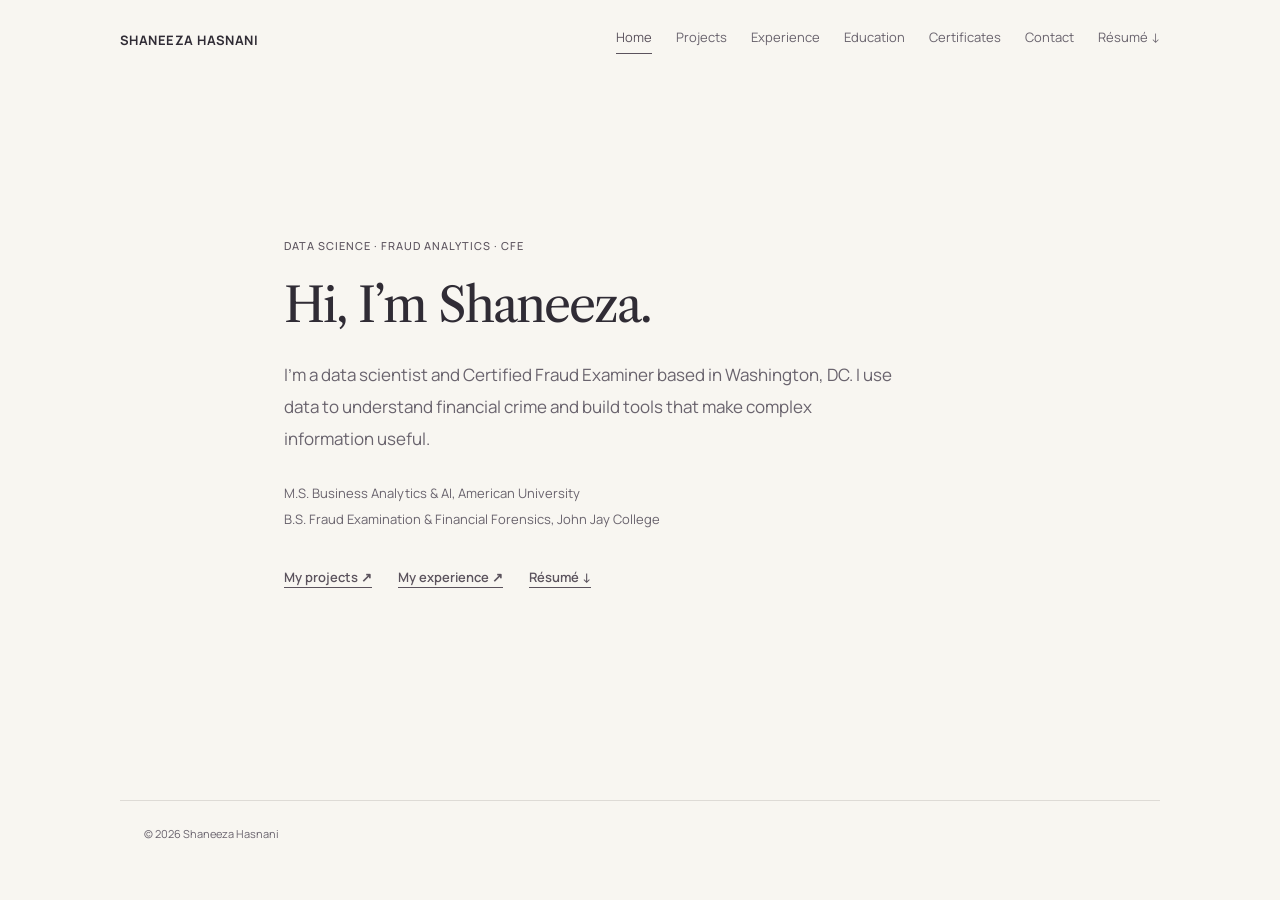
<file: index.html>
<!DOCTYPE html>

<html lang="en">
<head>
<meta charset="utf-8"/><meta content="width=device-width,initial-scale=1" name="viewport"/><meta content="Shaneeza Hasnani is a Certified Fraud Examiner and data scientist working across fraud analytics, financial crime, and risk modeling." name="description"/><meta content="#292331" name="theme-color"/>
<title>Shaneeza Hasnani | Fraud Analytics Data Scientist</title>
<link href="https://fonts.googleapis.com" rel="preconnect"/><link crossorigin="" href="https://fonts.gstatic.com" rel="preconnect"/><link href="https://fonts.googleapis.com/css2?family=Caveat:wght@500;600&amp;family=DM+Mono:wght@300;400;500&amp;family=Libre+Caslon+Text:ital,wght@0,400;0,700;1,400&amp;family=Manrope:wght@400;500;600;700&amp;display=swap" rel="stylesheet"/><link href="styles.css?v=25" rel="stylesheet"/>
</head>
<body>
<a class="skip" href="#main">Skip to content</a>

<header><a class="brand" href="#top">SHANEEZA HASNANI</a><nav aria-label="Primary navigation"><a href="#top">Home</a><a href="#work">Projects</a><a href="#experience">Experience</a><a href="#education">Education</a><a href="#certificates">Certificates</a><a href="#contact">Contact</a><a href="ResumeHasnani.pdf?v=20261014" rel="noopener" target="_blank">Résumé ↓</a></nav></header>
<main id="main">
<section class="hero" id="top">
<div class="hero-copy"><p class="kicker">DATA SCIENCE · FRAUD ANALYTICS · CFE</p><h1>Hi, I’m Shaneeza.</h1><p class="intro">I’m a data scientist and Certified Fraud Examiner based in Washington, DC. I use data to understand financial crime and build tools that make complex information useful.</p><p class="home-detail">M.S. Business Analytics &amp; AI, American University<br/>B.S. Fraud Examination &amp; Financial Forensics, John Jay College</p><div class="hero-actions"><a href="#work">My projects ↗</a><a href="#experience">My experience ↗</a><a href="ResumeHasnani.pdf?v=20261014" rel="noopener" target="_blank">Résumé ↓</a></div></div>

</section>

<section class="work" id="work"><div class="work-intro"><p class="section-label">PROJECTS</p><h2>Selected projects</h2><p>Short, plain-language case studies for each project. Technical reviewers can open the GitHub links for code, methods, and documentation.</p></div><div class="case-grid">
<article class="story featured"><div class="story-index">01</div><div class="story-copy"><p class="story-type">FRAUD DETECTION · SNOWFLAKE + SQL</p><h3>Turning 6.3 million transactions into a review queue</h3><p class="project-summary">A transparent way to help investigators focus on the transactions most worth reviewing.</p><div class="story-beats"><section><h4>The problem</h4><p>Fraud represented only 0.13% of the synthetic PaySim data, so reviewing every unusual transaction would waste time.</p></section><section><h4>What I did</h4><p>I organized the data into a three-layer SQL pipeline and created understandable risk indicators based on account balances and transaction type.</p></section><section><h4>The takeaway</h4><p>The HIGH tier narrowed 6.3 million records to 5,145; 3,912 were labeled fraud, or 76% of the tier.</p></section></div><a class="repo" href="https://github.com/shaneeza-hasnani/fraud-detection-snowflake" rel="noopener" target="_blank">View code and documentation on GitHub ↗</a></div><figure class="story-visual"><img alt="Snowflake fraud detection pipeline" src="assets/fraud-detection-snowflake.svg"/><figcaption>6.3M rows · 3 behavioral features · 4 risk tiers</figcaption></figure></article>
<article class="story"><div class="story-index">02</div><div class="story-copy"><p class="story-type">MARKET EVENT STUDY · PYTHON</p><h3>What happens after corporate fraud becomes public?</h3><p class="project-summary">A study of how stock prices changed around fraud-related disclosures.</p><div class="story-beats"><section><h4>The question</h4><p>How much of a stock-price change reflects the disclosure itself rather than normal market movement?</p></section><section><h4>What I did</h4><p>I used a Fama-French three-factor model to estimate expected returns for 24 firms, then measured the difference around each disclosure.</p></section><section><h4>The takeaway</h4><p>The project documents a cumulative average abnormal return of -23.5% by Day +10, suggesting that reassessment continued after disclosure day.</p></section></div><a class="repo" href="https://github.com/shaneeza-hasnani/fraud-disclosure-event-study" rel="noopener" target="_blank">View code and statistical tests on GitHub ↗</a></div><figure class="story-visual paper-chart"><div class="chart-title">CAAR AFTER DISCLOSURE</div><svg aria-label="Illustrative downward cumulative abnormal return line" role="img" viewbox="0 0 420 230"><path class="grid" d="M30 20V200M30 200H395M30 65H395M30 110H395M30 155H395"></path><path class="line" d="M30 45C85 52 115 43 158 77S215 124 250 138S320 181 395 190"></path><line class="event" x1="165" x2="165" y1="20" y2="200"></line><text x="175" y="35">DISCLOSURE</text></svg><figcaption>Illustration of the event-study trend; see GitHub for methods and limitations.</figcaption></figure></article>
<article class="story"><div class="story-index">03</div><div class="story-copy"><p class="story-type">DATA ENGINEERING · PYTHON + SQLITE</p><h3>Building the table a fraud model needs</h3><p class="project-summary">A repeatable process for turning messy transaction records into analysis-ready data.</p><div class="story-beats"><section><h4>The problem</h4><p>Real transaction data can contain duplicates, missing values, invalid amounts, and inconsistent records.</p></section><section><h4>What I did</h4><p>I built separate extract, clean, validation, feature, and loading steps, then added automated tests.</p></section><section><h4>The takeaway</h4><p>The pipeline converted 10,100 raw rows into 9,753 validated records, a SQLite database, and a separate alert file.</p></section></div><a class="repo" href="https://github.com/shaneeza-hasnani/fraud-etl-pipeline" rel="noopener" target="_blank">View pipeline and tests on GitHub ↗</a></div><figure class="story-visual"><img alt="Fraud transaction ETL pipeline" src="assets/fraud-etl-pipeline.svg"/><figcaption>10,100 raw rows → 9,753 validated rows</figcaption></figure></article>
<article class="story compact-story docextract-story"><div class="story-index">04</div><div class="story-copy"><p class="story-type">DOCUMENT AI QA · PYTHON</p><h3>Checking whether invoice extraction is actually accurate</h3><p class="project-summary">An automated way to compare extracted invoice fields with the correct answers.</p><div class="story-beats"><section><h4>The problem</h4><p>An extracted invoice can look convincing while still containing errors that break a payment workflow.</p></section><section><h4>What I did</h4><p>I built a service and test client that submit invoices, validate the returned data, and compare every field with ground truth.</p></section><section><h4>The takeaway</h4><p>Tuning improved accuracy from 45.8% to 100% on three included synthetic layouts; the small dataset tests the workflow, not production performance.</p></section></div><a class="repo" href="https://github.com/shaneeza-hasnani/docextract-qa" rel="noopener" target="_blank">View evaluation code on GitHub ↗</a></div></article>
<article class="story compact-story"><div class="story-index">05</div><div class="story-copy"><p class="story-type">TRANSIT ANALYSIS · R</p><h3>Why two Metro stations need different plans</h3><p class="project-summary">A comparison of how ridership changes by station, weekday, and holiday.</p><div class="story-beats"><section><h4>The question</h4><p>Would one average schedule reflect demand at both Foggy Bottom-GWU and Tenleytown-AU?</p></section><section><h4>What I did</h4><p>I compared Monday and Friday ridership from August 2021 through July 2024 and separated holiday effects.</p></section><section><h4>The takeaway</h4><p>Fridays were busier, holiday Mondays dropped sharply, and Foggy Bottom had both greater volume and variation.</p></section></div><a class="repo" href="https://github.com/shaneeza-hasnani/wmata-ridership-analysis" rel="noopener" target="_blank">View analysis and charts on GitHub ↗</a></div></article>
<article class="story compact-story"><div class="story-index">06</div><div class="story-copy"><p class="story-type">COMPENSATION ANALYSIS · R</p><h3>Does career level track salary in NYC?</h3><p class="project-summary">A fairer comparison of job listings that report pay in different ways.</p><div class="story-beats"><section><h4>The problem</h4><p>Hourly, daily, and annual pay cannot be compared directly, and inconsistent titles make career levels difficult to group.</p></section><section><h4>What I did</h4><p>I standardized wages and grouped more than 5,300 NYC listings into career levels.</p></section><section><h4>The takeaway</h4><p>Career level and salary range had a statistically significant, moderate association; leadership roles clustered in the highest salary group.</p></section></div><a class="repo" href="https://github.com/shaneeza-hasnani/nyc-job-salary-career-analysis" rel="noopener" target="_blank">View statistical workflow on GitHub ↗</a></div></article>
<article class="story compact-story"><div class="story-index">07</div><div class="story-copy"><p class="story-type">LABOR-MARKET ANALYTICS · R</p><h3>Skills appear in bundles, not isolation</h3><p class="project-summary">An analysis of how skills, industry, experience, and salary connect in job postings.</p><div class="story-beats"><section><h4>The question</h4><p>Which skills tend to appear together, and how do those combinations relate to different job profiles and pay?</p></section><section><h4>What I did</h4><p>I joined job, skill, salary, and industry data, then used association rules, clustering, and regression.</p></section><section><h4>The takeaway</h4><p>The analysis identified recurring skill bundles and distinct job profiles; experience-related pay differences varied by industry.</p></section></div><a class="repo" href="https://github.com/shaneeza-hasnani/linkedin-job-skills-salary-analytics" rel="noopener" target="_blank">View analytical workflow on GitHub ↗</a></div></article>
<article class="story compact-story"><div class="story-index">08</div><div class="story-copy"><p class="story-type">AUDIO ANALYTICS · R + QUARTO</p><h3>What makes a song sound energetic?</h3><p class="project-summary">A statistical look at how audio characteristics relate to Spotify's energy score.</p><div class="story-beats"><section><h4>The question</h4><p>How much do loudness, tempo, genre, and other track features help explain perceived energy?</p></section><section><h4>What I did</h4><p>I cleaned the track data, grouped genres, built a multiple regression model, and checked its assumptions.</p></section><section><h4>The takeaway</h4><p>Loudness had the strongest relationship, and the model explained about 54% of the variation in song energy.</p></section></div><a class="repo" href="https://github.com/shaneeza-hasnani/spotify-audio-features-analysis" rel="noopener" target="_blank">View report and model checks on GitHub ↗</a></div></article>
<article class="story compact-story"><div class="story-index">09</div><div class="story-copy"><p class="story-type">BACKEND DEVELOPMENT · TYPESCRIPT + NODE.JS</p><h3>Explaining why a transaction looks risky</h3><p class="project-summary">An API that returns a risk category and clear reasons instead of an unexplained score.</p><div class="story-beats"><section><h4>The problem</h4><p>Reviewers need consistent screening rules and enough context to understand each flag.</p></section><section><h4>What I did</h4><p>I built a Node.js API that validates transaction inputs and checks amount, international status, and account age.</p></section><section><h4>The takeaway</h4><p>Valid requests receive a score, risk level, flag, and readable reasons; invalid records are rejected rather than silently scored.</p></section></div><a class="repo" href="https://github.com/shaneeza-hasnani/shaneeza-hasnani/tree/main/projects/transaction-risk-api" rel="noopener" target="_blank">View API source on GitHub ↗</a></div></article>
<article class="story compact-story"><div class="story-index">10</div><div class="story-copy"><p class="story-type">MACHINE LEARNING · PYTHON + SCIKIT-LEARN</p><h3>Predicting Titanic survival</h3><p class="project-summary">An interpretable classification project using passenger information available in the historical data.</p><div class="story-beats"><section><h4>The question</h4><p>Could class, sex, age, family size, fare, and embarkation port help distinguish survivors from non-survivors?</p></section><section><h4>What I did</h4><p>I cleaned missing data, encoded categories, and trained a logistic regression model with a separate test set.</p></section><section><h4>The takeaway</h4><p>The project reports 80.9% training accuracy and 78.2% test accuracy, while keeping the model easier to interpret than many black-box approaches.</p></section></div><a class="repo" href="https://github.com/shaneeza-hasnani/titanic-survival-prediction" rel="noopener" target="_blank">View model and preprocessing on GitHub ↗</a></div></article>
<article class="story compact-story"><div class="story-index">11</div><div class="story-copy"><p class="story-type">FINANCIAL CRIME · JAVASCRIPT</p><h3>Designing a fraud-review workflow</h3><p class="project-summary">A prototype showing how incoming payments could move from risk scoring to human review.</p><div class="story-beats"><section><h4>The challenge</h4><p>Investigators need to prioritize suspicious activity without confusing a risk signal with confirmed fraud.</p></section><section><h4>What I built</h4><p>I created a synthetic transaction stream, transparent rules, adjustable alert thresholds, and a review queue.</p></section><section><h4>The takeaway</h4><p>The project demonstrates the operational steps around a fraud score: triage, investigation, decision recording, and export.</p></section></div><a class="repo" href="https://github.com/shaneeza-hasnani/shaneeza-hasnani.github.io/tree/main/demos" rel="noopener" target="_blank">View application source on GitHub ↗</a></div></article>
<article class="story compact-story"><div class="story-index">12</div><div class="story-copy"><p class="story-type">HIRING INTELLIGENCE · JAVASCRIPT</p><h3>Making candidate matches easier to explain</h3><p class="project-summary">A prototype that makes the trade-offs behind candidate rankings visible.</p><div class="story-beats"><section><h4>The problem</h4><p>Skill overlap alone misses availability, work preferences, and budget alignment.</p></section><section><h4>What I built</h4><p>I created fictional hiring scenarios and candidate profiles with adjustable weights for skills, preferences, and availability.</p></section><section><h4>The takeaway</h4><p>Users can see why rankings change and where conflicts exist; the scoring is a transparent heuristic, not a trained model.</p></section></div><a class="repo" href="https://github.com/shaneeza-hasnani/matchlab-ai" rel="noopener" target="_blank">View source code on GitHub ↗</a></div></article></div>
</section>
<section class="experience" id="experience"><p class="section-label">EXPERIENCE</p><div class="experience-heading"><h2>Experience</h2></div><div class="roles"><article><time>JAN–MAY 2026</time><div><h3>Research Data Analyst</h3><p>Schmidt Special Competitive Studies Project (SCSP)</p><ul><li>Built a Google Apps Script company-research dashboard covering 50+ companies, integrating news APIs, public financial data, and Airtable; reduced average meeting preparation from about three hours to one.</li><li>Integrated Gemini with OpenAI as a backup to generate company summaries, discussion points, proposed next steps, and draft follow-up emails.</li><li>Cleaned and reconciled Google Sheets and Airtable records, resolving duplicates, inconsistent names, and missing fields; connected the systems through APIs.</li><li>Automated Monday action-item reporting across SCSP and company commitments, refining tools based on feedback; the dashboard remained in use after the role ended.</li></ul></div></article><article><time>AUG 2024–DEC 2025</time><div><h3>Data Analyst</h3><p>EduGuide Overseas Pvt. Ltd.</p><ul><li>Analyzed application, payment, document, and consultation records using SQL, R, and Python to identify irregularities and inform screening rules.</li><li>Developed a predictive risk-scoring model using labeled historical cases, flagging applications scoring above 7/10 for human review and incorporating staff-verified outcomes into later training.</li><li>Added risk scores and interactive Flourish visualizations to the employee portal, helping reduce monthly manual reviews from about 20 to eight at comparable application volume.</li></ul></div></article><article><time>MAY–AUG 2024</time><div><h3>Financial Crime and Investigative Services Intern</h3><p>Guidehouse, Inc.</p><ul><li>Analyzed 20,000+ synthetic wire transfers in Excel for a five-person capstone, developing formula-based risk indicators and identifying approximately 10 potentially high-risk patterns.</li><li>Built a Tableau dashboard and presented findings to 15 stakeholders and partners; partners identified one recommendation they intended to implement.</li><li>Traced transaction flows and account relationships to support a money-laundering investigation.</li></ul></div></article><article><time>MAY–AUG 2023</time><div><h3>Audit Intern</h3><p>NYS Office of the Attorney General · Medicaid Fraud Control Unit</p><ul><li>Identified financial discrepancies across four Medicaid fraud investigations, contributing to findings of more than $500,000 in potentially improper payments.</li><li>Organized recorded calls and case notes into timelines and compared statements with financial records to support case development.</li><li>Used Excel formulas, lookups, pivot tables, and reusable templates to reconcile records and prepare findings for legal, financial, and investigative teams.</li></ul></div></article></div></section>
<section class="education" id="education"><p class="section-label">EDUCATION</p><div class="education-grid"><article><span>DEC 2026</span><h3>M.S. Business Analytics &amp; AI</h3><p>Data Science and Statistics concentration<br/>American University</p></article><article><span>MAY 2025</span><h3>B.S. Fraud Examination &amp; Financial Forensics</h3><p>Computer Science minor<br/>John Jay College</p></article></div></section>
<section class="certificates" id="certificates"><p class="section-label">CERTIFICATES</p><h2>Certificates</h2><div class="certificate-list"><article><h3>Certified Fraud Examiner (CFE)</h3><p class="certificate-issuer">Association of Certified Fraud Examiners (ACFE)</p><p class="certificate-meta">Issued Aug 2025</p></article><article><h3>Google Analytics Certification (2026)</h3><p class="certificate-issuer">Skillshop</p><p class="certificate-meta">Issued Sep 2026 · Expires Sep 2027</p><p class="certificate-id">Credential ID 193309294</p></article><article><h3>UiPath Academy Agentic Automation Developer Associate Training</h3><p class="certificate-issuer">UiPath</p><p class="certificate-meta">Issued Jul 2026 · Expires Jul 2028</p><p class="certificate-id">Credential ID 187576468</p></article><article><h3>SQL Associate</h3><p class="certificate-issuer">DataCamp</p><p class="certificate-meta">Issued Jun 2026 · Expires Jun 2028</p><p class="certificate-id">Credential ID SQA0017861460924</p></article><article><h3>Microsoft Certified: Azure AI Fundamentals</h3><p class="certificate-issuer">Microsoft</p><p class="certificate-meta">Issued Jan 2026</p></article><article><h3>Forensic Accounting and Fraud Investigations Course</h3><p class="certificate-issuer">Taxscan Academy</p><p class="certificate-meta">Issued Mar 2025</p><p class="certificate-id">Credential ID 47403-ACA-2024</p></article><article><h3>Networking Devices and Initial Configuration</h3><p class="certificate-issuer">Cisco Networking Academy</p><p class="certificate-meta">Issued Nov 2024</p></article><article><h3>Networking Basics</h3><p class="certificate-issuer">Cisco Networking Academy</p><p class="certificate-meta">Issued Nov 2024</p></article><article><h3>Commonwealth Bank - Introduction to Data Science Job Simulation</h3><p class="certificate-issuer">Forage</p><p class="certificate-meta">Issued Sep 2024</p><p class="certificate-id">Credential ID E9k9nLk6SSdynZBD3</p></article><article><h3>PwC Switzerland - Power BI Job Simulation</h3><p class="certificate-issuer">Forage</p><p class="certificate-meta">Issued Jul 2024</p><p class="certificate-id">Credential ID bCzBaPBdtX4yCoirv</p></article><article><h3>Goldman Sachs - Excel Skills for Business Job Simulation</h3><p class="certificate-issuer">Forage</p><p class="certificate-meta">Issued Jul 2024</p><p class="certificate-id">Credential ID X4y7B9Fg63roWzLXD</p></article><article><h3>Accenture North America - Data Analytics and Visualization Job Simulation</h3><p class="certificate-issuer">Forage</p><p class="certificate-meta">Issued Jul 2024</p><p class="certificate-id">Credential ID XNNgXEuCeRPuNsDu3</p></article><article><h3>Audit Virtual Experience Program</h3><p class="certificate-issuer">KPMG</p><p class="certificate-meta">Issued Jul 2023</p><p class="certificate-id">Credential ID FccdhnJSMLXaoZXCq</p></article><article><h3>Excel Essential Training (Office 365/Microsoft 365)</h3><p class="certificate-issuer">LinkedIn</p><p class="certificate-meta">Issued Nov 2022</p></article><article><h3>White Collar Defence &amp; Investigations Virtual Experience Program</h3><p class="certificate-issuer">Latham &amp; Watkins</p><p class="certificate-meta">Issued Nov 2022</p><p class="certificate-id">Credential ID Az2ECD5v478tyrFsk</p></article><article><h3>QuickBooks Online ProAdvisor Certification</h3><p class="certificate-issuer">Quickbooks Online Certified ProAdvisor</p><p class="certificate-meta">Issued Jul 2022</p></article><article><h3>Microsoft Office Specialist: Microsoft Excel Expert (Office 2019)</h3><p class="certificate-issuer">Microsoft</p><p class="certificate-meta">Issued May 2022</p><p class="certificate-id">Credential ID I252-4035</p></article></div></section>
<section class="contact" id="contact"><p class="section-label">CONTACT</p><h2>Let’s connect.</h2><a class="contact-email" href="mailto:hasnani.shaneeza@gmail.com">hasnani.shaneeza@gmail.com</a><div><a href="https://linkedin.com/in/shasnani" rel="noopener" target="_blank">LinkedIn ↗</a><a href="https://github.com/shaneeza-hasnani" rel="noopener" target="_blank">GitHub ↗</a><a href="ResumeHasnani.pdf?v=20261014" rel="noopener" target="_blank">Résumé ↓</a></div></section>
</main>
<footer><span>© 2026 Shaneeza Hasnani</span><a href="#top">Back to top ↑</a></footer><script src="script.js?v=22"></script>
</body></html>
</file>
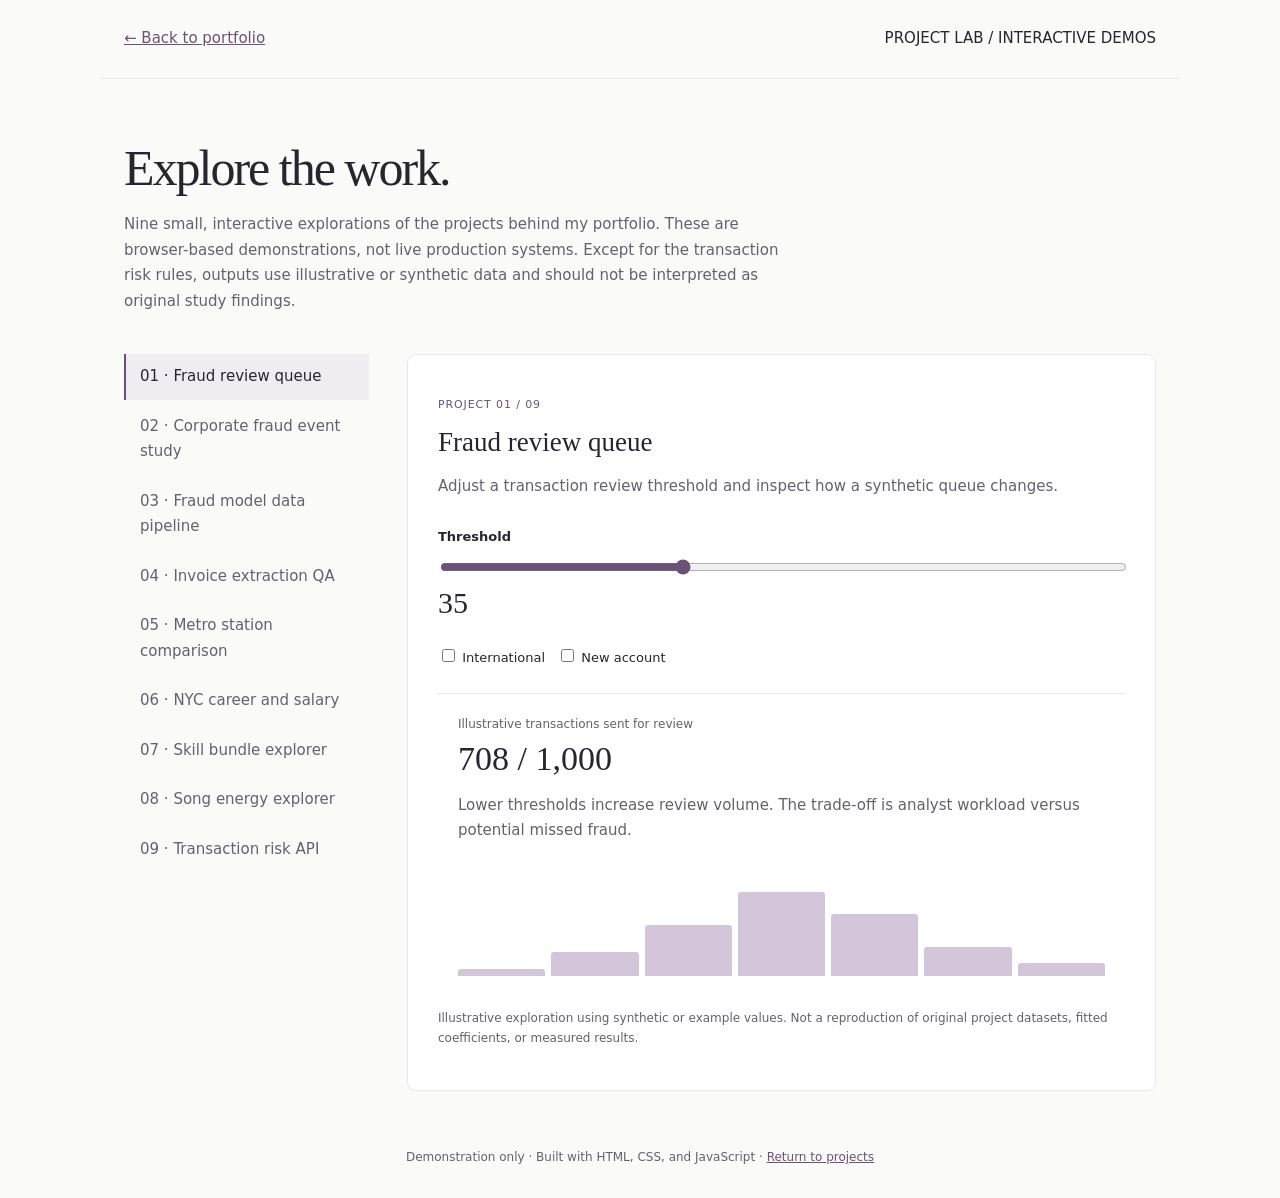
<file: demos.html>
<!doctype html><html lang="en"><head><meta charset="utf-8"><meta name="viewport" content="width=device-width,initial-scale=1"><title>Interactive project demos | Shaneeza Hasnani</title><style>
:root{--ink:#282530;--muted:#65616c;--line:#e9e5ec;--paper:#fafaf8;--purple:#6b517a}*{box-sizing:border-box}body{margin:0;background:var(--paper);color:var(--ink);font:15px/1.7 system-ui,-apple-system,Segoe UI,sans-serif}main,header{max-width:1080px;margin:auto;padding:26px 24px}header{display:flex;justify-content:space-between;border-bottom:1px solid var(--line);gap:15px}a{color:var(--purple)}h1{font:400 clamp(32px,5vw,50px)/1.15 Georgia,serif;letter-spacing:-.04em;margin:35px 0 15px}h2{font:400 27px/1.25 Georgia,serif;margin:0 0 10px}.lede,.desc,.note{color:var(--muted)}.lede{max-width:680px}.layout{display:grid;grid-template-columns:245px minmax(0,1fr);gap:38px;margin-top:40px}.menu{display:flex;flex-direction:column;gap:4px;align-self:start}.menu button{border:0;border-left:2px solid transparent;text-align:left;background:none;padding:10px 14px;cursor:pointer;color:var(--muted);font:inherit}.menu button[aria-selected=true]{border-color:var(--purple);color:var(--ink);background:#f0edf2}.panel{border:1px solid var(--line);border-radius:9px;background:white;padding:30px;min-height:440px}.tag{font-size:11px;letter-spacing:.08em;text-transform:uppercase;color:var(--purple)}.control{display:grid;gap:9px;margin:26px 0}label{font-size:13px;font-weight:600}input[type=range]{width:100%;accent-color:var(--purple)}input[type=number],select{padding:10px;border:1px solid var(--line);border-radius:5px;font:inherit;width:100%}.value{font:400 30px Georgia,serif}.result{padding:20px;border-top:1px solid var(--line);margin-top:24px}.metric{font:400 34px Georgia,serif;margin:5px 0}.small{font-size:12px;color:var(--muted)}.chart{height:110px;display:flex;align-items:flex-end;gap:6px;margin-top:22px}.bar{flex:1;background:#d3c5da;border-radius:3px 3px 0 0;min-height:3px}.extras{display:flex;flex-wrap:wrap;gap:12px;margin-top:18px}.extras label{font-weight:400}.button{background:var(--ink);color:white;border:0;padding:10px 16px;border-radius:5px;cursor:pointer}footer{padding:30px 24px;text-align:center;color:var(--muted);font-size:12px}@media(max-width:700px){.layout{grid-template-columns:1fr;gap:18px}.menu{flex-direction:row;overflow:auto;white-space:nowrap}.menu button{min-width:150px}.panel{padding:22px}header{flex-wrap:wrap}}</style></head><body><header><a href="/#work">← Back to portfolio</a><span>PROJECT LAB / INTERACTIVE DEMOS</span></header><main><h1>Explore the work.</h1><p class="lede">Nine small, interactive explorations of the projects behind my portfolio. These are browser-based demonstrations, not live production systems. Except for the transaction risk rules, outputs use illustrative or synthetic data and should not be interpreted as original study findings.</p><div class="layout"><nav class="menu" aria-label="Choose a project"><button type="button" data-id="0" aria-selected="true">01 · Fraud review queue</button><button type="button" data-id="1" aria-selected="false">02 · Corporate fraud event study</button><button type="button" data-id="2" aria-selected="false">03 · Fraud model data pipeline</button><button type="button" data-id="3" aria-selected="false">04 · Invoice extraction QA</button><button type="button" data-id="4" aria-selected="false">05 · Metro station comparison</button><button type="button" data-id="5" aria-selected="false">06 · NYC career and salary</button><button type="button" data-id="6" aria-selected="false">07 · Skill bundle explorer</button><button type="button" data-id="7" aria-selected="false">08 · Song energy explorer</button><button type="button" data-id="8" aria-selected="false">09 · Transaction risk API</button></nav><section class="panel" aria-live="polite"><p class="tag" id="tag"></p><h2 id="title"></h2><p class="desc" id="desc"></p><div class="control"><label id="inputlabel" for="range"></label><input id="range" type="range"><output class="value" id="number"></output></div><div class="extras" id="extras"></div><div class="result"><div class="small" id="resultlabel"></div><p class="metric" id="metric"></p><p class="note" id="detail"></p><div class="chart" id="chart" aria-hidden="true"></div></div><p class="small" id="disclaimer"></p></section></div></main><footer>Demonstration only · Built with HTML, CSS, and JavaScript · <a href="/#work">Return to projects</a></footer><script>
const projects=[["Fraud review queue","Adjust a transaction review threshold and inspect how a synthetic queue changes.","Threshold","35","0","100"],["Corporate fraud event study","Explore illustrative abnormal returns around a fraud announcement.","Event window (days)","10","3","20"],["Fraud model data pipeline","Preview how transaction records change through cleaning and feature engineering.","Minimum transaction amount","500","0","5000"],["Invoice extraction QA","Run validation checks on a sample invoice. No real document extraction is performed.","Invoice total","1250","0","5000"],["Metro station comparison","Compare illustrative weekday and weekend ridership patterns.","Weekend share (%)","35","10","90"],["NYC career and salary","Explore an illustrative salary relationship by career level.","Career level","3","1","5"],["Skill bundle explorer","Adjust an illustrative skill co-occurrence threshold.","Minimum co-occurrence (%)","40","10","90"],["Song energy explorer","Experiment with how audio features can affect an illustrative energy estimate.","Tempo (BPM)","120","60","200"],["Transaction risk API","Try the actual risk scoring rules implemented in the TypeScript project, running here in your browser.","Transaction amount ($)","6000","0","20000"]];
const $=id=>document.getElementById(id);let selected=0;
const range=$('range'),extras=$('extras');
function setExtras(html){extras.innerHTML=html;extras.querySelectorAll('input,select').forEach(el=>el.addEventListener('input',render));}
function choose(i){selected=i;const p=projects[i];document.querySelectorAll('[data-id]').forEach(b=>b.setAttribute('aria-selected',String(Number(b.dataset.id)===i)));$('tag').textContent='PROJECT '+String(i+1).padStart(2,'0')+' / 09';$('title').textContent=p[0];$('desc').textContent=p[1];$('inputlabel').textContent=p[2];range.min=p[4];range.max=p[5];range.value=p[3];range.step=i===8?100:1;
const controls=[
'<label><input id="international" type="checkbox"> International</label><label><input id="newaccount" type="checkbox"> New account</label>',
'<label>Scenario <select id="scenario"><option value="1">Illustrative A</option><option value="-1">Illustrative B</option></select></label>',
'<label><input id="international" type="checkbox"> Include international transactions</label>',
'<label>Vendor <input id="vendor" type="text" value="Sample Supplier" maxlength="80"></label><label>Line items total ($) <input id="items" type="number" value="1250" min="0"></label>',
'<label>Station <select id="station"><option value="1">Station A</option><option value="0.7">Station B</option></select></label>',
'<label>Sector <select id="sector"><option value="1">Technology</option><option value=".85">Public administration</option><option value=".92">Finance</option></select></label>',
'<label>Primary skill <select id="skill"><option value="Python">Python</option><option value="SQL">SQL</option><option value="Excel">Excel</option></select></label>',
'<label>Danceability <input id="dance" type="range" min="0" max="100" value="65"></label>',
'<label><input id="international" type="checkbox"> International transaction</label><label>Account age (days) <input id="age" type="number" min="0" value="15"></label>'
];setExtras(controls[i]);$('disclaimer').textContent=i===8?'Uses the same three scoring rules and thresholds as the portfolio TypeScript API. This demo calculates locally; it does not call a deployed backend.':'Illustrative exploration using synthetic or example values. Not a reproduction of original project datasets, fitted coefficients, or measured results.';render();}
function render(){const v=Number(range.value);$('number').textContent=selected===8?'$'+v.toLocaleString():v;let metric='',detail='',label='',bars=[];
const val=id=>document.getElementById(id),checked=id=>Boolean(val(id)?.checked);
switch(selected){
case 0:{const flagged=Math.round(1000*(1-v/120));metric=Math.max(0,flagged).toLocaleString()+' / 1,000';label='Illustrative transactions sent for review';detail='Lower thresholds increase review volume. The trade-off is analyst workload versus potential missed fraud.';bars=[15,30,55,85,65,35,20].map(x=>Math.max(5,x-v/4));break;}
case 1:{const sign=Number(val('scenario')?.value||1);const arr=Array.from({length:11},(_,i)=>Math.round(45+sign*(i-5)*3+Math.sin(i*1.8)*14));metric=(sign===1?'-':'')+(v*0.38).toFixed(1)+'%';label='Illustrative cumulative abnormal return';detail='Compare a synthetic return path around the announcement date. Actual abnormal returns require market-model estimation and real event data.';bars=arr;break;}
case 2:{metric=(Math.max(0,1200-v/5)).toFixed(0)+' rows';label='Synthetic rows remaining after amount filter';detail='Example engineered fields: log_amount, international_flag, amount_bucket, and account_age_band.';bars=[12,32,58,72,43,24,8].map(x=>x*(1-v/7000));break;}
case 3:{const items=Number(val('items')?.value);const vendor=val('vendor')?.value.trim();const pass=vendor&&Number.isFinite(items)&&Math.abs(items-v)<0.01;metric=pass?'PASS':'FAIL';label='Invoice field validation';detail=pass?'Vendor present and line-item total matches invoice total.':'Check vendor name and reconcile the line-item total with the invoice total.';bars=pass?[80,80,80]:[80,20,50];break;}
case 4:{const station=Number(val('station')?.value||1);metric=Math.round(18000*station*v/100).toLocaleString();label='Illustrative weekend boardings';detail='Compare how weekend share can change staffing or service-planning priorities across stations.';bars=[60,75,88,90,82,v,v*0.9].map(x=>x*station);break;}
case 5:{const sector=Number(val('sector')?.value||1);metric='$'+Math.round((54000+v*17000)*sector).toLocaleString();label='Illustrative annual salary';detail='This is a scenario calculator, not a prediction fitted to the original NYC salary dataset.';bars=[32,43,57,72,90].map(x=>x*sector);break;}
case 6:{const skill=val('skill')?.value;const pool={Python:[['SQL',72],['Machine learning',59],['Git',44]],SQL:[['Python',72],['Tableau',61],['Excel',55]],Excel:[['SQL',55],['Power BI',49],['Reporting',76]]};const matches=pool[skill].filter(x=>x[1]>=v);metric=matches.length+' linked skills';label='Illustrative associations above threshold';detail=matches.length?matches.map(x=>x[0]+' ('+x[1]+'%)').join(' · '):'No associations meet this threshold.';bars=pool[skill].map(x=>x[1]);break;}
case 7:{const dance=Number(val('dance')?.value||0);const energy=Math.min(100,Math.round((v-60)/140*65+dance*.35));metric=energy+'/100';label='Illustrative energy index';detail='Tempo and danceability contribute to this toy score. It is not a fitted regression model.';bars=[25,40,55,energy,70,45];break;}
case 8:{const age=Number(val('age')?.value);const reasons=[];let score=0;if(v>=5000){score+=35;reasons.push('High transaction amount (+35)');}if(checked('international')){score+=25;reasons.push('International transaction (+25)');}if(Number.isFinite(age)&&age<30){score+=15;reasons.push('New account (+15)');}const level=score>=60?'HIGH':score>=30?'MEDIUM':'LOW';metric=score+'/100 · '+level;label='Transaction risk score';detail=(reasons.length?reasons.join(' · '):'No risk rules triggered')+'. '+(level==='HIGH'?'Flagged for review.':'Not flagged for high-risk review.');bars=[score];break;}
}
$('resultlabel').textContent=label;$('metric').textContent=metric;$('detail').textContent=detail;$('chart').replaceChildren(...bars.map(n=>{const b=document.createElement('div');b.className='bar';b.style.height=Math.max(3,Math.min(100,n))+'%';return b;}));}
document.querySelectorAll('[data-id]').forEach(b=>b.addEventListener('click',()=>choose(Number(b.dataset.id))));range.addEventListener('input',render);const params=new URLSearchParams(location.search);const hasProject=params.has('project');const id=Number(params.get('project'));choose(Number.isInteger(id)&&id>=0&&id<9?id:0);
if(hasProject){
 document.querySelector('.menu').hidden=true;
 document.querySelector('.layout').style.gridTemplateColumns='minmax(0,1fr)';
 document.querySelector('.layout').style.maxWidth='780px';
 document.querySelector('h1').textContent=projects[selected][0];
 document.querySelector('.lede').textContent='Interactive project demonstration · Change the inputs to explore this project.';
 document.title=projects[selected][0]+' | Live Demo';
 document.querySelector('header span').textContent='PROJECT DEMO / '+String(selected+1).padStart(2,'0');
}
</script></body></html>
</file>
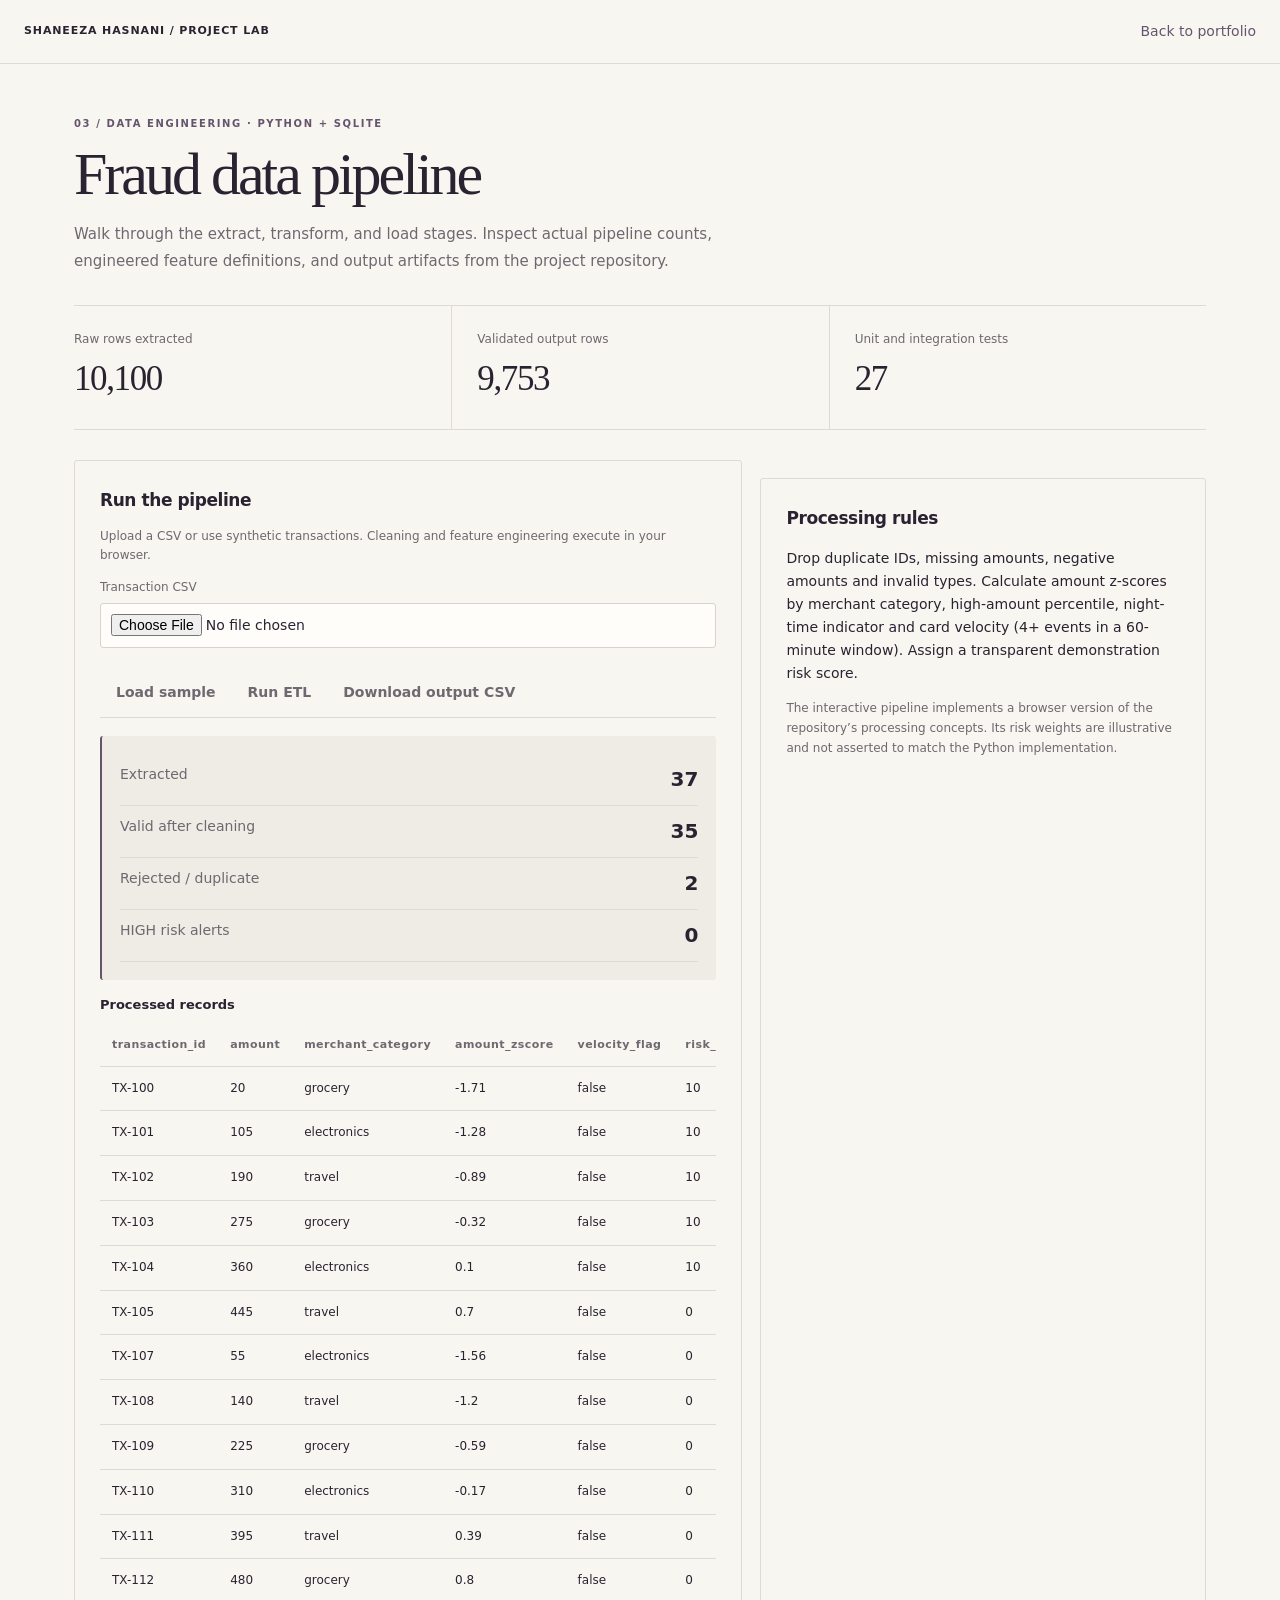
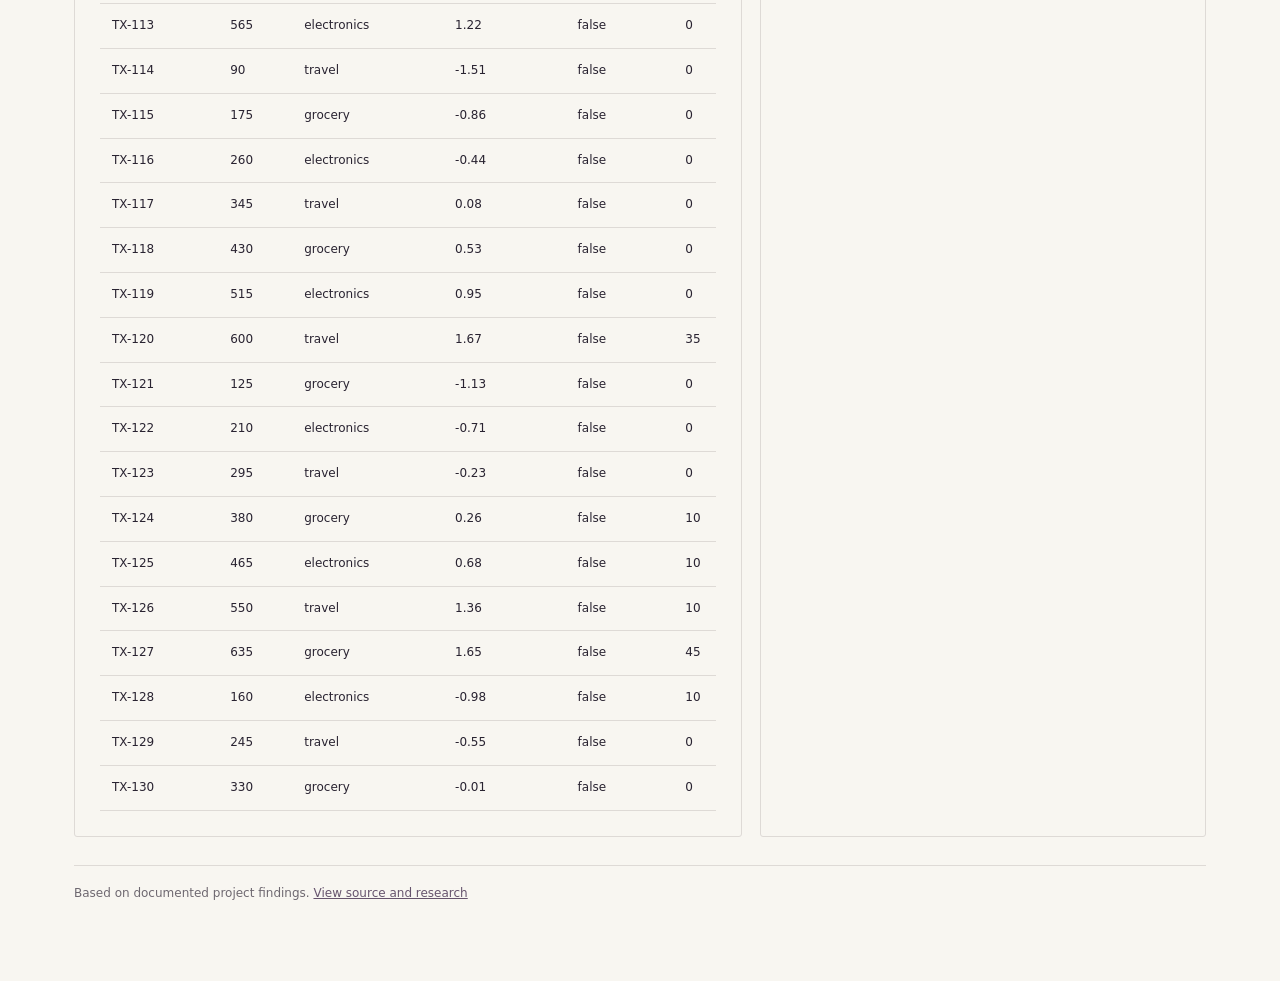
<file: demos/fraud-etl-pipeline.html>
<!doctype html><html lang="en"><head><meta charset="utf-8"><meta name="viewport" content="width=device-width,initial-scale=1"><title>Project Demo | Shaneeza Hasnani</title><link rel="stylesheet" href="lab.css?v=3"></head><body data-demo="etl"><header><strong>SHANEEZA HASNANI / PROJECT LAB</strong><a href="/#work">Back to portfolio</a></header><main><div class="eyebrow" id="eyebrow"></div><h1 id="title"></h1><p class="lead" id="lead"></p><div class="stats" id="stats"></div><div id="app"></div><p class="note">Based on documented project findings. <a id="repo" target="_blank" rel="noopener noreferrer">View source and research</a></p></main><script src="lab.js?v=1"></script><script src="live.js?v=2"></script></body></html>
</file>
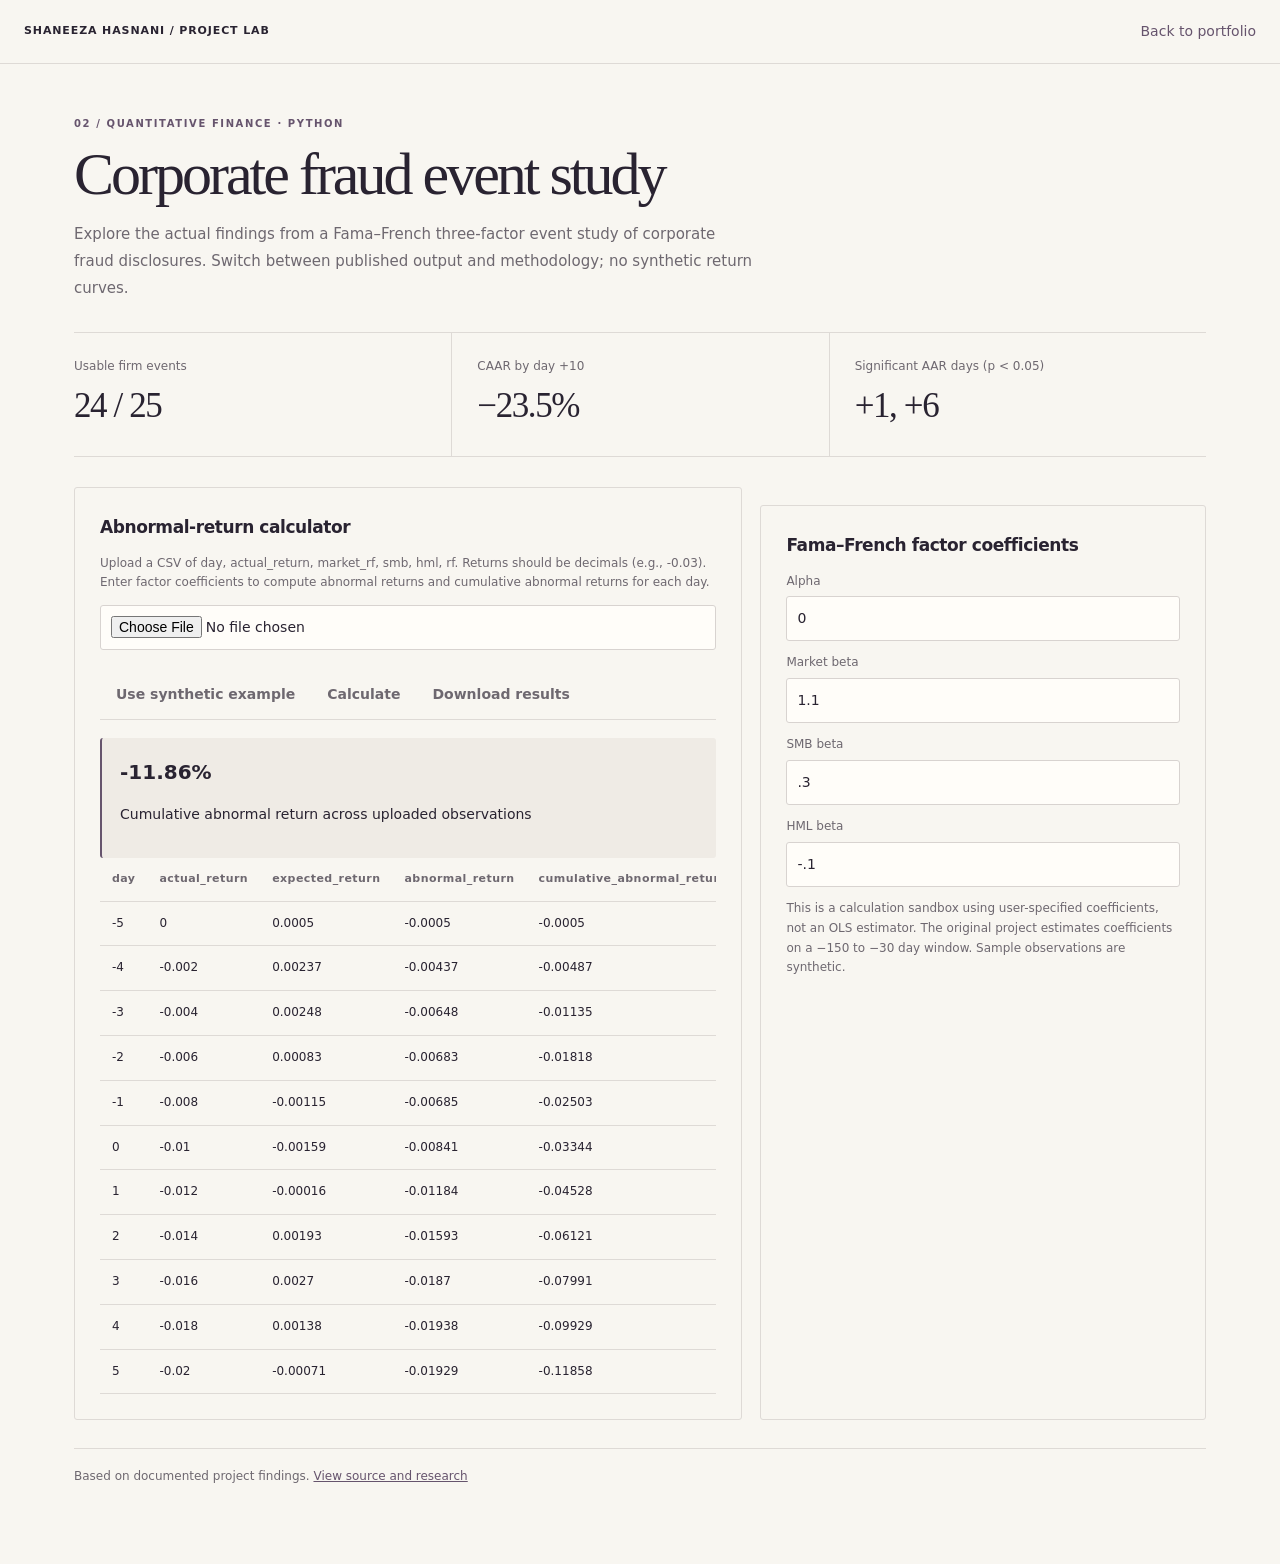
<file: demos/fraud-event-study.html>
<!doctype html><html lang="en"><head><meta charset="utf-8"><meta name="viewport" content="width=device-width,initial-scale=1"><title>Project Demo | Shaneeza Hasnani</title><link rel="stylesheet" href="lab.css?v=3"></head><body data-demo="event"><header><strong>SHANEEZA HASNANI / PROJECT LAB</strong><a href="/#work">Back to portfolio</a></header><main><div class="eyebrow" id="eyebrow"></div><h1 id="title"></h1><p class="lead" id="lead"></p><div class="stats" id="stats"></div><div id="app"></div><p class="note">Based on documented project findings. <a id="repo" target="_blank" rel="noopener noreferrer">View source and research</a></p></main><script src="lab.js?v=1"></script><script src="live.js?v=2"></script></body></html>
</file>
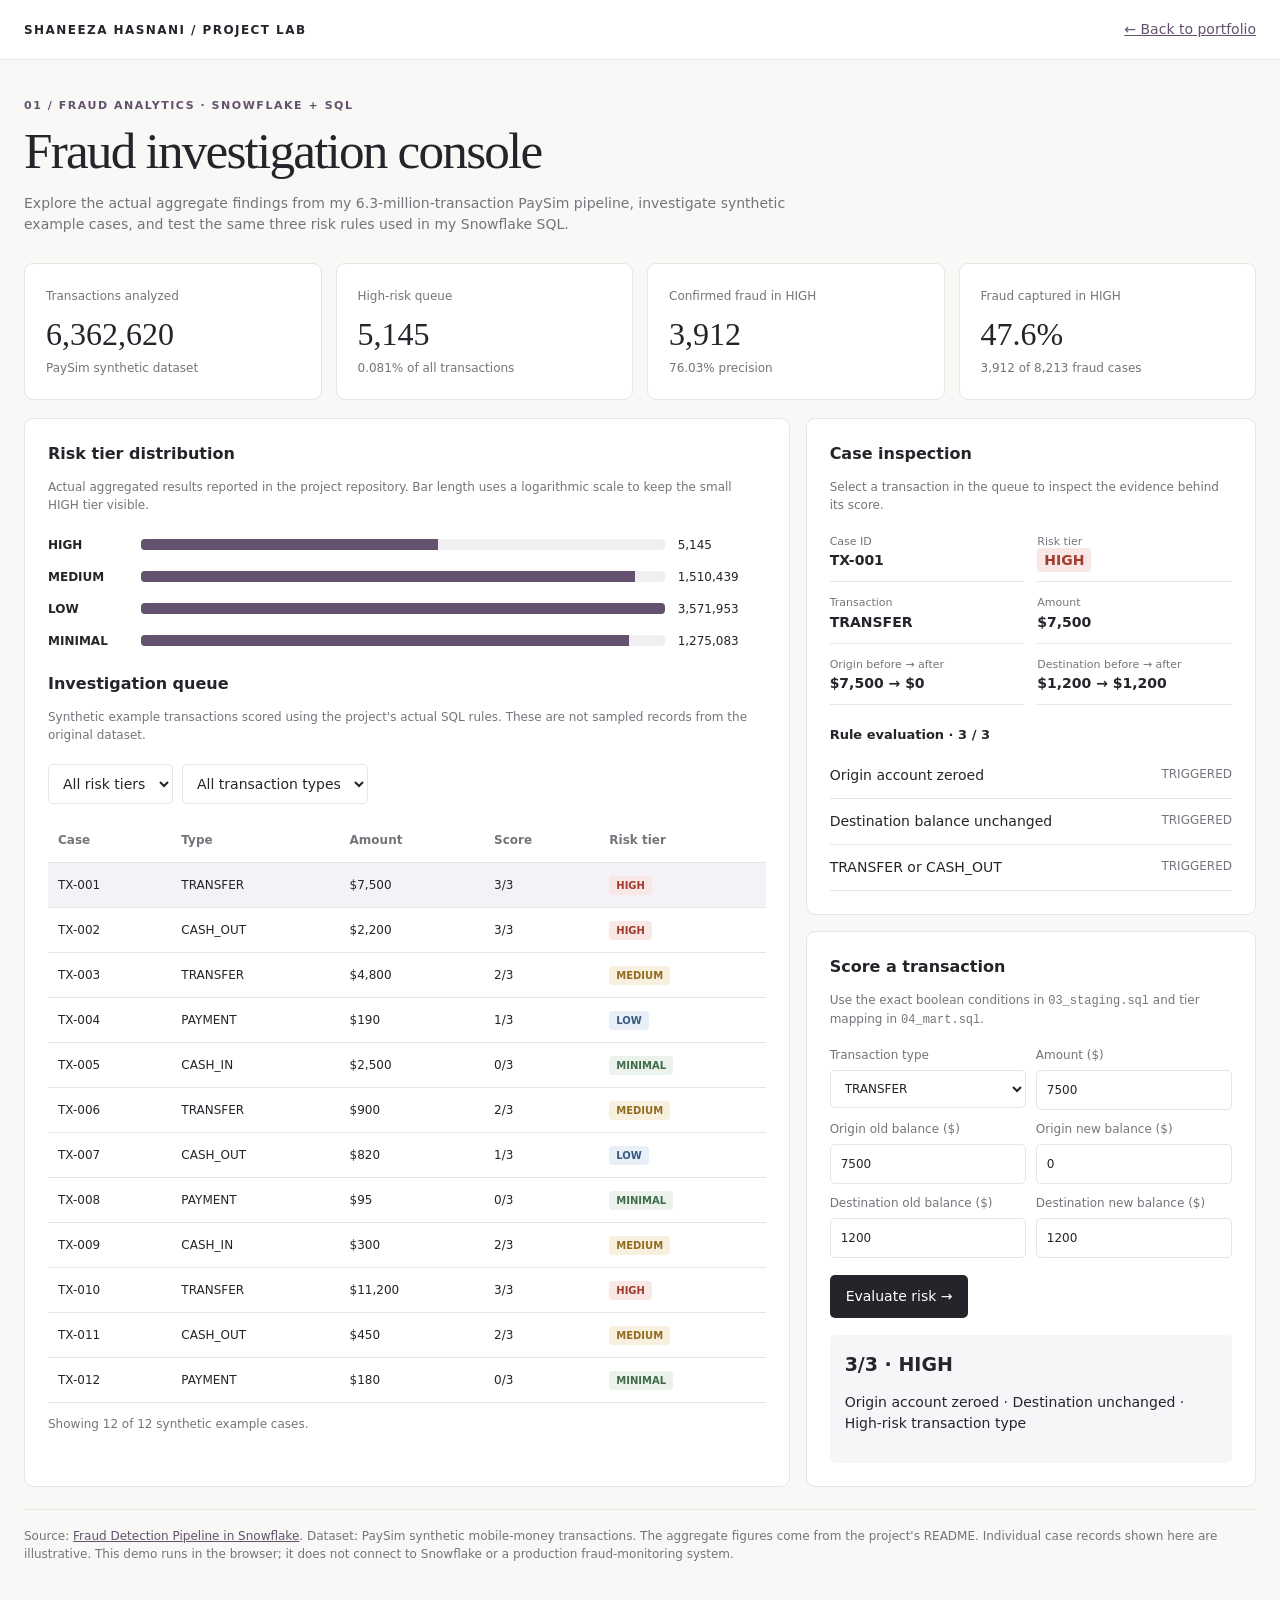
<file: demos/fraud-review-queue.html>
<!doctype html><html lang="en"><head><meta charset="utf-8"><meta name="viewport" content="width=device-width,initial-scale=1"><title>Fraud Investigation Console | Shaneeza Hasnani</title><style>
:root{--bg:#f8f8f6;--ink:#24252a;--muted:#74757c;--line:#e5e5e2;--accent:#63516d;--panel:white}*{box-sizing:border-box}body{margin:0;background:var(--bg);color:var(--ink);font:14px/1.5 system-ui,-apple-system,Segoe UI,sans-serif}header{background:#fff;border-bottom:1px solid var(--line);padding:19px max(24px,calc((100vw - 1320px)/2));display:flex;align-items:center;justify-content:space-between;gap:20px}a{color:var(--accent)}header strong{font-size:12px;letter-spacing:.12em}main{max-width:1320px;margin:auto;padding:38px 24px 70px}h1{font:400 clamp(32px,4vw,52px)/1.1 Georgia,serif;letter-spacing:-.035em;margin:8px 0 12px}.subtitle{color:var(--muted);max-width:780px;margin-bottom:28px}.eyebrow{font-size:11px;text-transform:uppercase;letter-spacing:.14em;color:var(--accent);font-weight:700}.metrics{display:grid;grid-template-columns:repeat(4,1fr);gap:14px}.metric,.panel{background:var(--panel);border:1px solid var(--line);border-radius:9px}.metric{padding:21px}.metric strong{font:400 32px Georgia,serif;display:block;margin:10px 0 4px}.metric span{font-size:12px;color:var(--muted)}.workspace{display:grid;grid-template-columns:minmax(0,1.7fr) minmax(300px,1fr);gap:16px;margin-top:18px}.panel{padding:23px;min-width:0}h2{font-size:16px;margin:0 0 7px}h3{font-size:13px;margin:20px 0 8px}.caption{font-size:12px;color:var(--muted)}.bars{display:flex;flex-direction:column;gap:14px;margin:22px 0}.barrow{display:grid;grid-template-columns:80px 1fr 88px;align-items:center;gap:13px;font-size:12px}.track{background:#f0eef1;height:11px;border-radius:4px;overflow:hidden}.fill{height:100%;background:var(--accent);min-width:2px}.filters{display:flex;gap:9px;flex-wrap:wrap;margin:20px 0 14px}select,input{font:inherit;border:1px solid var(--line);border-radius:5px;padding:10px;background:#fff;color:var(--ink)}input[type=number]{width:100%}button{cursor:pointer;font:inherit}table{border-collapse:collapse;width:100%;font-size:12px}th{text-align:left;color:var(--muted);font-weight:600}th,td{padding:13px 10px;border-bottom:1px solid var(--line);white-space:nowrap}tbody tr{cursor:pointer}tbody tr:hover,tbody tr.selected{background:#f5f2f7}.scroll{overflow:auto}.pill{border-radius:4px;padding:4px 7px;font-size:10px;font-weight:700}.HIGH{background:#f8e7e4;color:#a13c30}.MEDIUM{background:#f8f0de;color:#926b23}.LOW{background:#e8eff7;color:#385c82}.MINIMAL{background:#eaf2eb;color:#426b49}.detailgrid{display:grid;grid-template-columns:1fr 1fr;gap:13px;margin-top:20px}.detailgrid div{border-bottom:1px solid var(--line);padding-bottom:10px}.detailgrid span{display:block;font-size:11px;color:var(--muted)}.detailgrid strong{font-size:14px}.flag{display:flex;justify-content:space-between;gap:12px;border-bottom:1px solid var(--line);padding:12px 0}.flag span{color:var(--muted);font-size:12px}.form{display:grid;grid-template-columns:1fr 1fr;gap:10px;margin:17px 0}.form label{font-size:12px;color:var(--muted)}.form input,.form select{display:block;margin-top:6px;width:100%}.button{border:0;background:var(--ink);color:#fff;padding:11px 16px;border-radius:5px}.result{margin-top:17px;background:#f7f5f8;padding:15px;border-radius:5px}.result strong{font-size:19px}.note{margin-top:22px;border-top:1px solid var(--line);padding-top:17px;font-size:12px;color:var(--muted)}@media(max-width:900px){.metrics{grid-template-columns:repeat(2,1fr)}.workspace{grid-template-columns:1fr}}@media(max-width:550px){.metrics{grid-template-columns:1fr 1fr}.metric{padding:13px}.metric strong{font-size:23px}.barrow{grid-template-columns:65px 1fr 75px}.panel{padding:16px}.form{grid-template-columns:1fr}}
</style></head><body><header><strong>SHANEEZA HASNANI / PROJECT LAB</strong><a href="/#work">← Back to portfolio</a></header><main><div class="eyebrow">01 / Fraud analytics · Snowflake + SQL</div><h1>Fraud investigation console</h1><p class="subtitle">Explore the actual aggregate findings from my 6.3-million-transaction PaySim pipeline, investigate synthetic example cases, and test the same three risk rules used in my Snowflake SQL.</p><div class="metrics"><div class="metric"><span>Transactions analyzed</span><strong>6,362,620</strong><span>PaySim synthetic dataset</span></div><div class="metric"><span>High-risk queue</span><strong>5,145</strong><span>0.081% of all transactions</span></div><div class="metric"><span>Confirmed fraud in HIGH</span><strong>3,912</strong><span>76.03% precision</span></div><div class="metric"><span>Fraud captured in HIGH</span><strong>47.6%</strong><span>3,912 of 8,213 fraud cases</span></div></div><div class="workspace"><section class="panel"><h2>Risk tier distribution</h2><p class="caption">Actual aggregated results reported in the project repository. Bar length uses a logarithmic scale to keep the small HIGH tier visible.</p><div class="bars" id="bars"></div><h2>Investigation queue</h2><p class="caption">Synthetic example transactions scored using the project's actual SQL rules. These are not sampled records from the original dataset.</p><div class="filters"><select id="tier" aria-label="Filter by risk tier"><option value="ALL">All risk tiers</option><option>HIGH</option><option>MEDIUM</option><option>LOW</option><option>MINIMAL</option></select><select id="type" aria-label="Filter by transaction type"><option value="ALL">All transaction types</option><option>TRANSFER</option><option>CASH_OUT</option><option>PAYMENT</option><option>CASH_IN</option></select></div><div class="scroll"><table><thead><tr><th>Case</th><th>Type</th><th>Amount</th><th>Score</th><th>Risk tier</th></tr></thead><tbody id="rows"></tbody></table></div><p class="caption" id="count"></p></section><aside><section class="panel"><h2>Case inspection</h2><p class="caption">Select a transaction in the queue to inspect the evidence behind its score.</p><div id="case"></div></section><section class="panel" style="margin-top:16px"><h2>Score a transaction</h2><p class="caption">Use the exact boolean conditions in <code>03_staging.sql</code> and tier mapping in <code>04_mart.sql</code>.</p><div class="form"><label>Transaction type<select id="newtype"><option>TRANSFER</option><option>CASH_OUT</option><option>PAYMENT</option><option>CASH_IN</option></select></label><label>Amount ($)<input id="amount" type="number" min="0" value="7500"></label><label>Origin old balance ($)<input id="originold" type="number" min="0" value="7500"></label><label>Origin new balance ($)<input id="originnew" type="number" min="0" value="0"></label><label>Destination old balance ($)<input id="destold" type="number" min="0" value="1200"></label><label>Destination new balance ($)<input id="destnew" type="number" min="0" value="1200"></label></div><button class="button" id="score">Evaluate risk →</button><div id="output" class="result" aria-live="polite"></div></section></aside></div><p class="note">Source: <a href="https://github.com/shaneeza-hasnani/fraud-detection-snowflake" target="_blank" rel="noopener">Fraud Detection Pipeline in Snowflake</a>. Dataset: PaySim synthetic mobile-money transactions. The aggregate figures come from the project's README. Individual case records shown here are illustrative. This demo runs in the browser; it does not connect to Snowflake or a production fraud-monitoring system.</p></main><script>
const tiers=[['HIGH',5145,3912,76.03],['MEDIUM',1510439,4258,.28],['LOW',3571953,43,0],['MINIMAL',1275083,0,0]];
const samples=[
['TX-001','TRANSFER',7500,7500,0,1200,1200],
['TX-002','CASH_OUT',2200,2200,0,500,500],
['TX-003','TRANSFER',4800,10000,5200,150,150],
['TX-004','PAYMENT',190,190,0,500,690],
['TX-005','CASH_IN',2500,4000,6500,1000,3500],
['TX-006','TRANSFER',900,2500,1600,300,300],
['TX-007','CASH_OUT',820,1800,980,1200,2020],
['TX-008','PAYMENT',95,400,305,600,695],
['TX-009','CASH_IN',300,300,0,250,250],
['TX-010','TRANSFER',11200,11200,0,50,50],
['TX-011','CASH_OUT',450,450,0,200,650],
['TX-012','PAYMENT',180,1000,820,100,280]
];
const $=id=>document.getElementById(id),fmt=n=>Number(n).toLocaleString('en-US',{maximumFractionDigits:2});
function evaluate(type,amount,originOld,originNew,destOld,destNew){const flags=[originNew===0&&originOld>0,destNew===destOld&&amount>0,['TRANSFER','CASH_OUT'].includes(type)];const score=flags.filter(Boolean).length;return{flags,score,tier:['MINIMAL','LOW','MEDIUM','HIGH'][score]};}
const cases=samples.map(([id,type,amount,oo,on,do_,dn])=>({id,type,amount,oo,on,do_,dn,...evaluate(type,amount,oo,on,do_,dn)}));
$('bars').innerHTML=tiers.map(([tier,count,fraud,rate])=>'<div class="barrow"><strong>'+tier+'</strong><div class="track"><div class="fill" style="width:'+Math.max(3,100*Math.log10(count+1)/Math.log10(3571954))+'%"></div></div><span>'+fmt(count)+'</span></div>').join('');
let active=cases[0];
function showCase(c){active=c;const labels=['Origin account zeroed','Destination balance unchanged','TRANSFER or CASH_OUT'];$('case').innerHTML='<div class="detailgrid"><div><span>Case ID</span><strong>'+c.id+'</strong></div><div><span>Risk tier</span><strong class="pill '+c.tier+'">'+c.tier+'</strong></div><div><span>Transaction</span><strong>'+c.type+'</strong></div><div><span>Amount</span><strong>$'+fmt(c.amount)+'</strong></div><div><span>Origin before → after</span><strong>$'+fmt(c.oo)+' → $'+fmt(c.on)+'</strong></div><div><span>Destination before → after</span><strong>$'+fmt(c.do_)+' → $'+fmt(c.dn)+'</strong></div></div><h3>Rule evaluation · '+c.score+' / 3</h3>'+labels.map((label,i)=>'<div class="flag">'+label+'<span>'+(c.flags[i]?'TRIGGERED':'Not triggered')+'</span></div>').join('');renderRows();}
function renderRows(){const tier=$('tier').value,type=$('type').value;const filtered=cases.filter(c=>(tier==='ALL'||c.tier===tier)&&(type==='ALL'||c.type===type));$('rows').replaceChildren(...filtered.map(c=>{const tr=document.createElement('tr');tr.className=c.id===active.id?'selected':'';tr.innerHTML='<td>'+c.id+'</td><td>'+c.type+'</td><td>$'+fmt(c.amount)+'</td><td>'+c.score+'/3</td><td><span class="pill '+c.tier+'">'+c.tier+'</span></td>';tr.addEventListener('click',()=>showCase(c));return tr;}));$('count').textContent='Showing '+filtered.length+' of '+cases.length+' synthetic example cases.';}
$('tier').addEventListener('change',renderRows);$('type').addEventListener('change',renderRows);
$('score').addEventListener('click',()=>{const ids=['amount','originold','originnew','destold','destnew'];const vals=ids.map(id=>Number($(id).value));if(ids.some(id=>$(id).value.trim()==='')||vals.some(v=>!Number.isFinite(v)||v<0)){$('output').textContent='Enter valid, nonnegative values for every balance and amount.';return;}const r=evaluate($('newtype').value,...vals);$('output').innerHTML='<strong>'+r.score+'/3 · '+r.tier+'</strong><p>'+['Origin account zeroed','Destination unchanged','High-risk transaction type'].filter((_,i)=>r.flags[i]).join(' · ').replace(/^$/,'No risk rules triggered')+'</p>';});
showCase(active);$('score').click();
</script></body></html>
</file>
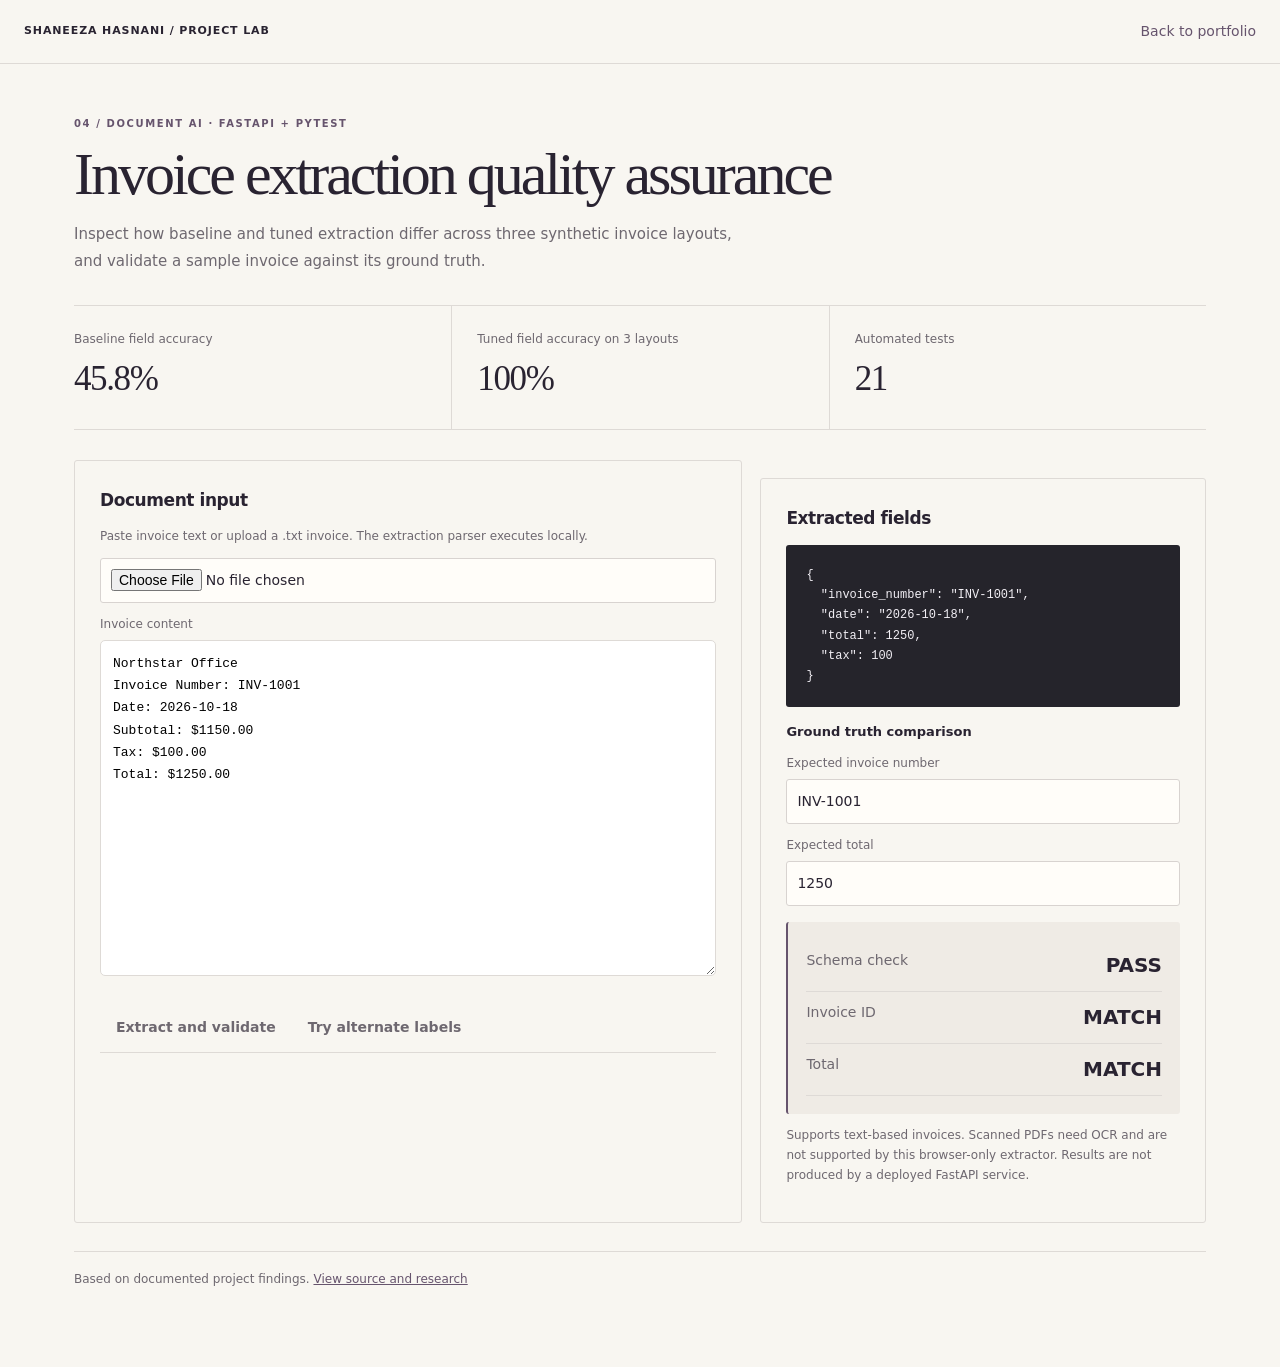
<file: demos/invoice-extraction-qa.html>
<!doctype html><html lang="en"><head><meta charset="utf-8"><meta name="viewport" content="width=device-width,initial-scale=1"><title>Project Demo | Shaneeza Hasnani</title><link rel="stylesheet" href="lab.css?v=3"></head><body data-demo="invoice"><header><strong>SHANEEZA HASNANI / PROJECT LAB</strong><a href="/#work">Back to portfolio</a></header><main><div class="eyebrow" id="eyebrow"></div><h1 id="title"></h1><p class="lead" id="lead"></p><div class="stats" id="stats"></div><div id="app"></div><p class="note">Based on documented project findings. <a id="repo" target="_blank" rel="noopener noreferrer">View source and research</a></p></main><script src="lab.js?v=1"></script><script src="live.js?v=2"></script></body></html>
</file>
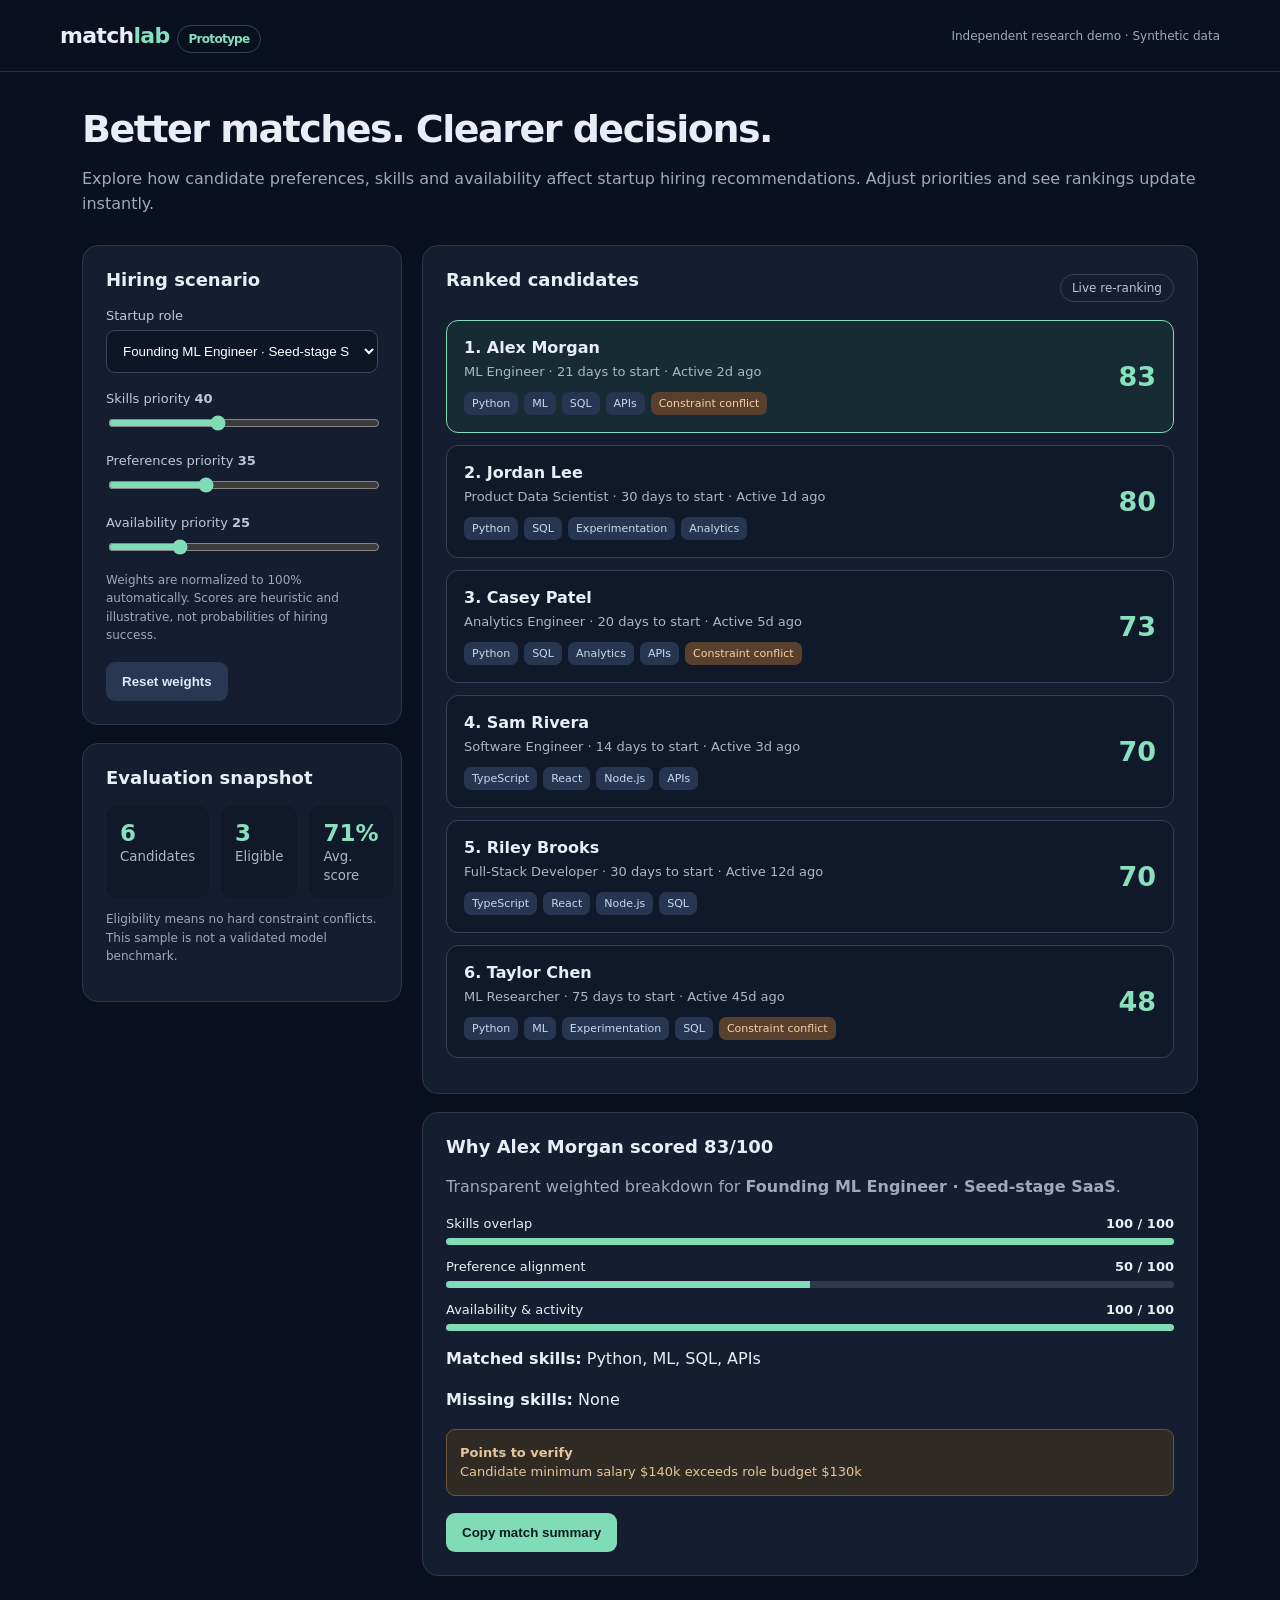
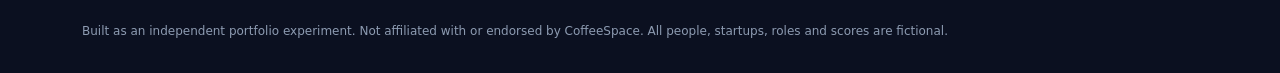
<file: demos/matchlab.html>
<!doctype html><html lang="en"><head><meta charset="utf-8"><meta name="viewport" content="width=device-width,initial-scale=1"><title>MatchLab — Startup hiring intelligence</title><style>
:root{font-family:Inter,ui-sans-serif,system-ui,sans-serif;color:#e9edf5;background:#0b1020}*{box-sizing:border-box}body{margin:0}header{padding:23px max(24px,calc((100vw - 1160px)/2));border-bottom:1px solid #273149;display:flex;align-items:center;justify-content:space-between}.brand{font-weight:800;font-size:22px;letter-spacing:-.7px}.brand span{color:#85e0bd}.muted{color:#9da9bd}main{max-width:1160px;margin:35px auto;padding:0 22px}h1{font-size:38px;letter-spacing:-1.5px;margin:0 0 10px}h2{font-size:18px;margin:0 0 18px}p{line-height:1.55}.tag{border:1px solid #34425c;border-radius:99px;padding:6px 11px;font-size:12px;color:#b8c7d8}.layout{display:grid;grid-template-columns:320px 1fr;gap:20px;margin-top:28px}.panel{background:#151d30;border:1px solid #2a3650;border-radius:16px;padding:23px;margin-bottom:18px}label{display:block;color:#bdc9d9;font-size:13px;margin:18px 0 7px}select,input[type=range]{width:100%}select{background:#0d1527;border:1px solid #394760;color:white;padding:12px;border-radius:9px}input[type=range]{accent-color:#80dbb7}.candidate{display:grid;grid-template-columns:1fr auto;gap:14px;align-items:center;border:1px solid #34415a;padding:17px;border-radius:12px;margin:12px 0;cursor:pointer;background:#10192a}.candidate:hover,.candidate.selected{border-color:#80dbb7;background:#172b35}.candidate h3{margin:0 0 5px;font-size:16px}.candidate p{font-size:13px;margin:0;color:#a9b7ca}.score{font-size:27px;color:#89e0bd;font-weight:800}.chips{display:flex;flex-wrap:wrap;gap:6px;margin-top:10px}.chip{background:#263650;color:#c7d9ee;border-radius:7px;padding:5px 8px;font-size:11px}.bar{height:7px;border-radius:8px;background:#2d3a4d;overflow:hidden;margin:7px 0 14px}.bar>div{height:100%;background:#80dbb7}.metric{display:flex;justify-content:space-between;font-size:13px}.warning{background:#302a24;border:1px solid #6c5438;padding:13px;border-radius:9px;color:#e6c698;font-size:13px;line-height:1.5}.good{background:#17362f;border:1px solid #2e6958;padding:13px;border-radius:9px;color:#b5ead4;font-size:13px;line-height:1.5}button{background:#80dbb7;color:#0b1920;border:0;border-radius:9px;padding:12px 16px;font-weight:700;cursor:pointer}button.secondary{background:#293852;color:#dbe8f5}.buttons{display:flex;gap:10px;flex-wrap:wrap;margin-top:17px}.stats{display:grid;grid-template-columns:repeat(3,1fr);gap:12px}.stat{background:#10192a;border-radius:10px;padding:14px}.stat strong{font-size:23px;display:block;color:#89e0bd}.stat small{color:#a9b7ca}footer{margin:30px 0;color:#8d9bb1;font-size:12px}@media(max-width:800px){.layout{grid-template-columns:1fr}.stats{grid-template-columns:1fr 1fr}h1{font-size:30px}}</style></head><body><header><div class="brand">match<span>lab</span> <span class="tag">Prototype</span></div><span class="muted" style="font-size:12px">Independent research demo · Synthetic data</span></header><main><h1>Better matches. Clearer decisions.</h1><p class="muted">Explore how candidate preferences, skills and availability affect startup hiring recommendations. Adjust priorities and see rankings update instantly.</p><div class="layout"><aside><section class="panel"><h2>Hiring scenario</h2><label for="role">Startup role</label><select id="role"></select><label for="skills">Skills priority <b id="skillsValue"></b></label><input id="skills" type="range" min="0" max="100" value="40"><label for="preferences">Preferences priority <b id="preferencesValue"></b></label><input id="preferences" type="range" min="0" max="100" value="35"><label for="availability">Availability priority <b id="availabilityValue"></b></label><input id="availability" type="range" min="0" max="100" value="25"><p class="muted" style="font-size:12px">Weights are normalized to 100% automatically. Scores are heuristic and illustrative, not probabilities of hiring success.</p><div class="buttons"><button class="secondary" id="reset">Reset weights</button></div></section><section class="panel"><h2>Evaluation snapshot</h2><div class="stats"><div class="stat"><strong id="count">0</strong><small>Candidates</small></div><div class="stat"><strong id="eligible">0</strong><small>Eligible</small></div><div class="stat"><strong id="avg">0</strong><small>Avg. score</small></div></div><p class="muted" style="font-size:12px">Eligibility means no hard constraint conflicts. This sample is not a validated model benchmark.</p></section></aside><div><section class="panel"><div style="display:flex;justify-content:space-between;align-items:center;gap:10px"><h2>Ranked candidates</h2><span class="tag">Live re-ranking</span></div><div id="candidates"></div></section><section class="panel" id="detail"><h2>Match explanation</h2><p class="muted">Select a candidate to inspect their match.</p></section></div></div><footer>Built as an independent portfolio experiment. Not affiliated with or endorsed by CoffeeSpace. All people, startups, roles and scores are fictional.</footer></main><script>
const roles=[{id:'ml',name:'Founding ML Engineer · Seed-stage SaaS',skills:['Python','ML','SQL','APIs'],work:'remote',salary:130,days:30},{id:'data',name:'Product Data Scientist · Marketplace',skills:['Python','SQL','Experimentation','Analytics'],work:'hybrid',salary:115,days:45},{id:'full',name:'Full-Stack Engineer · AI Startup',skills:['TypeScript','React','Node.js','APIs'],work:'remote',salary:125,days:21}];
const people=[{id:1,name:'Alex Morgan',title:'ML Engineer',skills:['Python','ML','SQL','APIs'],work:['remote','hybrid'],salary:140,days:21,active:2},{id:2,name:'Jordan Lee',title:'Product Data Scientist',skills:['Python','SQL','Experimentation','Analytics'],work:['remote','hybrid'],salary:110,days:30,active:1},{id:3,name:'Sam Rivera',title:'Software Engineer',skills:['TypeScript','React','Node.js','APIs'],work:['remote'],salary:120,days:14,active:3},{id:4,name:'Taylor Chen',title:'ML Researcher',skills:['Python','ML','Experimentation','SQL'],work:['remote'],salary:150,days:75,active:45},{id:5,name:'Casey Patel',title:'Analytics Engineer',skills:['Python','SQL','Analytics','APIs'],work:['hybrid'],salary:105,days:20,active:5},{id:6,name:'Riley Brooks',title:'Full-Stack Developer',skills:['TypeScript','React','Node.js','SQL'],work:['remote','hybrid'],salary:130,days:30,active:12}];
const $=id=>document.getElementById(id);let selected=1;const state={skills:40,preferences:35,availability:25};
roles.forEach(r=>{let opt=document.createElement('option');opt.value=r.id;opt.textContent=r.name;$('role').appendChild(opt)});
function calc(p,r){const overlap=r.skills.filter(s=>p.skills.includes(s));const skill=100*overlap.length/r.skills.length;const work=p.work.includes(r.work);const salary=p.salary<=r.salary;const preference=(Number(work)+Number(salary))*50;const available=p.days<=r.days;const recent=p.active<=14;const availability=(Number(available)+Number(recent))*50;const total=Object.values(state).reduce((a,b)=>a+b,0)||1;const score=Math.round((skill*state.skills+preference*state.preferences+availability*state.availability)/total);return{skill,preference,availability,score,overlap,work,salary,available,recent,eligible:work&&salary&&available}}
function render(){const r=roles.find(r=>r.id===$('role').value);for(const k of Object.keys(state))$(k+'Value').textContent=state[k];const ranked=people.map(p=>({...p,match:calc(p,r)})).sort((a,b)=>b.match.score-a.match.score);$('count').textContent=ranked.length;$('eligible').textContent=ranked.filter(p=>p.match.eligible).length;$('avg').textContent=Math.round(ranked.reduce((s,p)=>s+p.match.score,0)/ranked.length)+'%';$('candidates').innerHTML=ranked.map((p,i)=>`<div class="candidate ${p.id===selected?'selected':''}" data-id="${p.id}" tabindex="0" role="button" aria-label="Inspect ${p.name}"><div><h3>${i+1}. ${p.name}</h3><p>${p.title} · ${p.days} days to start · Active ${p.active}d ago</p><div class="chips">${p.skills.slice(0,4).map(s=>`<span class="chip">${s}</span>`).join('')} ${!p.match.eligible?'<span class="chip" style="background:#57402e;color:#f5d0a3">Constraint conflict</span>':''}</div></div><div class="score">${p.match.score}</div></div>`).join('');document.querySelectorAll('.candidate').forEach(el=>{const go=()=>{selected=+el.dataset.id;render()};el.onclick=go;el.onkeydown=e=>{if(e.key==='Enter'||e.key===' '){e.preventDefault();go()}}});const p=ranked.find(p=>p.id===selected),m=p.match;const reasons=[!m.work?'Work arrangement incompatible':null,!m.salary?`Candidate minimum salary $${p.salary}k exceeds role budget $${r.salary}k`:null,!m.available?`Candidate starts in ${p.days} days; role needs ${r.days} days`:null,!m.recent?'Profile has not been active recently':null].filter(Boolean);$('detail').innerHTML=`<h2>Why ${p.name} scored ${m.score}/100</h2><p class="muted">Transparent weighted breakdown for <b>${r.name}</b>.</p>${[['Skills overlap',m.skill],['Preference alignment',m.preference],['Availability & activity',m.availability]].map(([name,value])=>`<div class="metric"><span>${name}</span><b>${Math.round(value)} / 100</b></div><div class="bar"><div style="width:${value}%"></div></div>`).join('')}<p><b>Matched skills:</b> ${m.overlap.join(', ')||'None'}</p><p><b>Missing skills:</b> ${r.skills.filter(s=>!p.skills.includes(s)).join(', ')||'None'}</p><div class="${reasons.length?'warning':'good'}">${reasons.length?'<b>Points to verify</b><br>'+reasons.join('<br>'):'<b>No hard constraint conflicts found.</b> This is a screening aid, not a hiring decision.'}</div><div class="buttons"><button id="copy">Copy match summary</button></div>`;$('copy').onclick=()=>{const msg=`${p.name} — ${r.name}\nScore: ${m.score}/100\nSkills: ${Math.round(m.skill)}; Preferences: ${Math.round(m.preference)}; Availability: ${Math.round(m.availability)}\nMatched: ${m.overlap.join(', ')}\nConcerns: ${reasons.join('; ')||'None'}`;navigator.clipboard?.writeText(msg).then(()=>{$('copy').textContent='Copied!'}).catch(()=>{prompt('Copy summary:',msg)})};}
for(const k of Object.keys(state))$(k).addEventListener('input',e=>{state[k]=Number(e.target.value);render()});$('role').addEventListener('change',render);$('reset').onclick=()=>{Object.assign(state,{skills:40,preferences:35,availability:25});for(const k of Object.keys(state))$(k).value=state[k];render()};render();
</script></body></html>
</file>
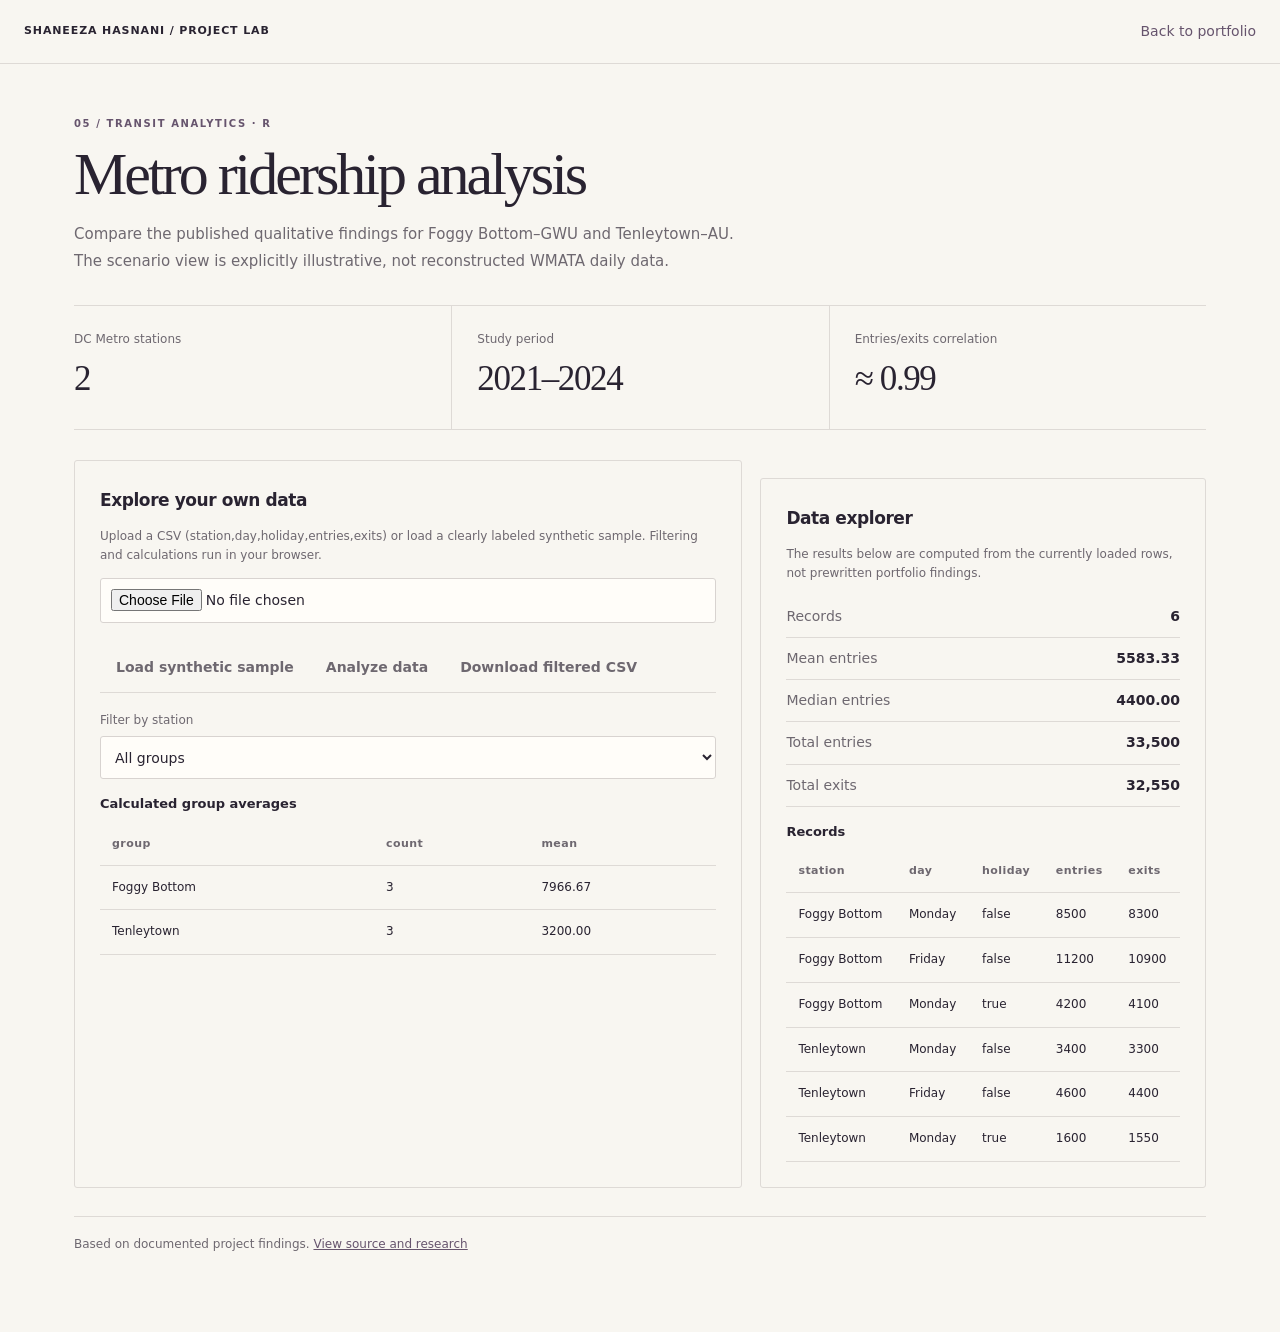
<file: demos/metro-ridership.html>
<!doctype html><html lang="en"><head><meta charset="utf-8"><meta name="viewport" content="width=device-width,initial-scale=1"><title>Project Demo | Shaneeza Hasnani</title><link rel="stylesheet" href="lab.css?v=3"></head><body data-demo="metro"><header><strong>SHANEEZA HASNANI / PROJECT LAB</strong><a href="/#work">Back to portfolio</a></header><main><div class="eyebrow" id="eyebrow"></div><h1 id="title"></h1><p class="lead" id="lead"></p><div class="stats" id="stats"></div><div id="app"></div><p class="note">Based on documented project findings. <a id="repo" target="_blank" rel="noopener noreferrer">View source and research</a></p></main><script src="lab.js?v=1"></script><script src="live.js?v=2"></script></body></html>
</file>
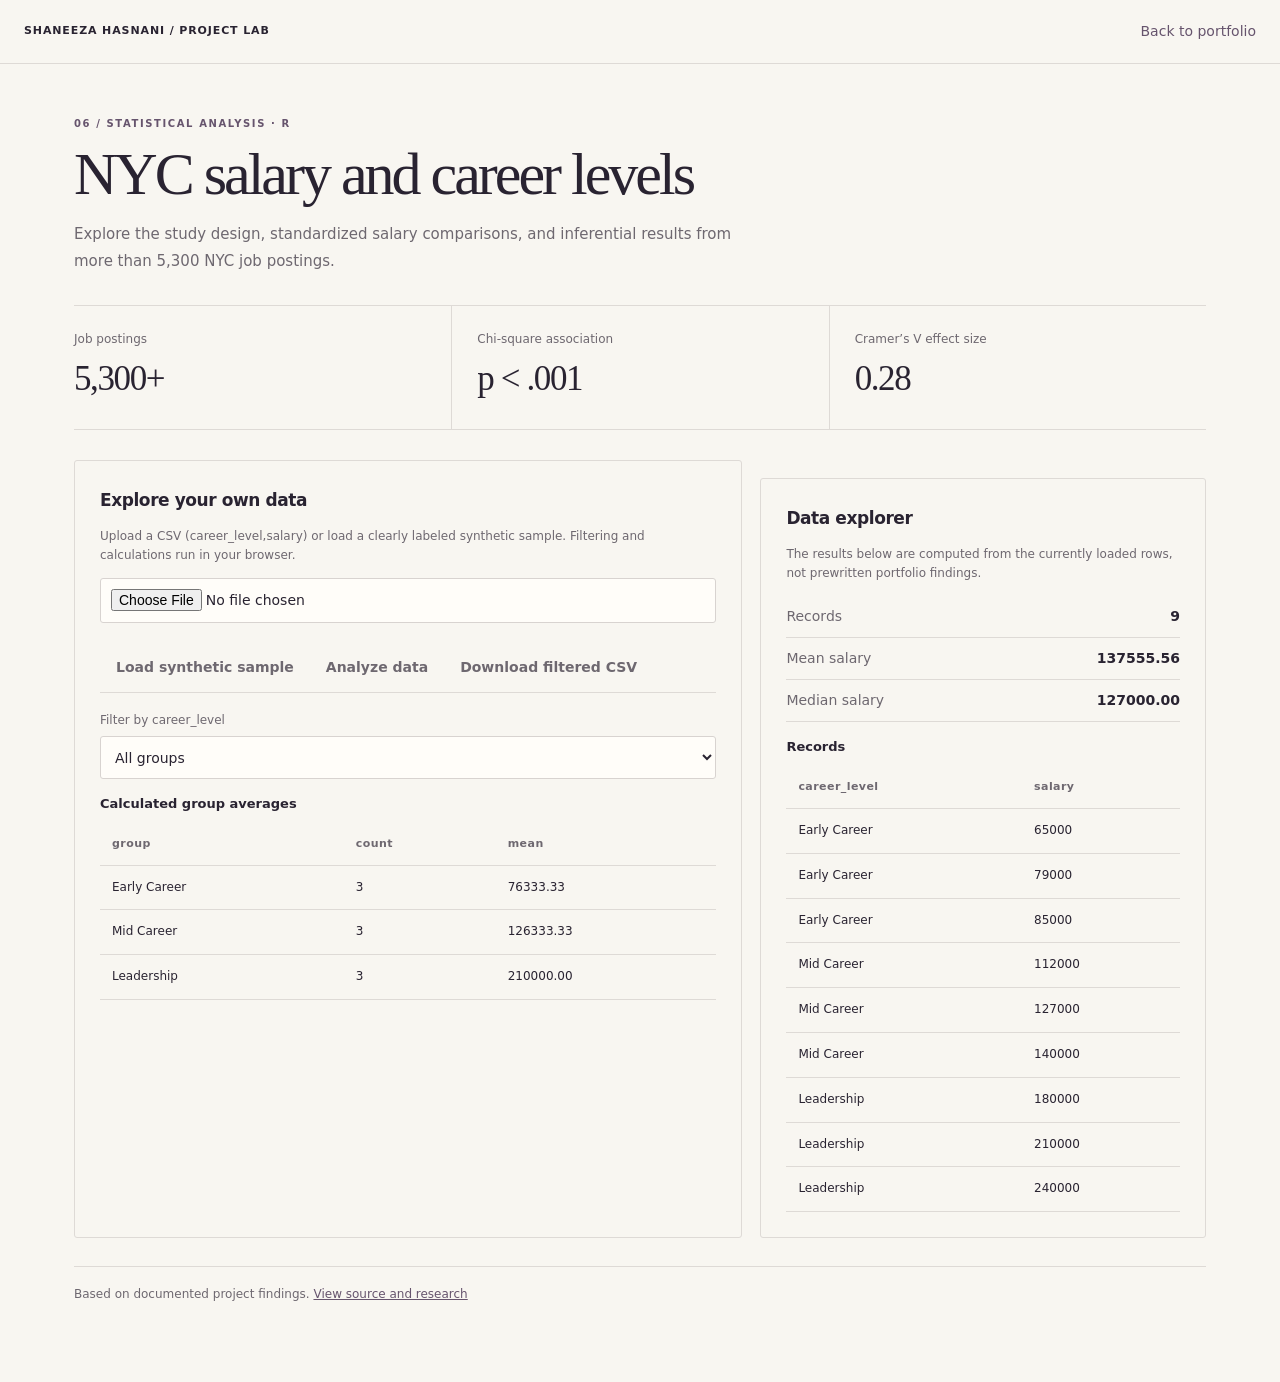
<file: demos/nyc-salary-analysis.html>
<!doctype html><html lang="en"><head><meta charset="utf-8"><meta name="viewport" content="width=device-width,initial-scale=1"><title>Project Demo</title><link rel="stylesheet" href="lab.css?v=3"></head><body data-demo="salary"><header><strong>SHANEEZA HASNANI / PROJECT LAB</strong><a href="/#work">Back to portfolio</a></header><main><div class="eyebrow" id="eyebrow"></div><h1 id="title"></h1><p class="lead" id="lead"></p><div class="stats" id="stats"></div><div id="app"></div><p class="note">Based on documented project findings. <a id="repo" target="_blank" rel="noopener noreferrer">View source and research</a></p></main><script src="lab.js?v=1"></script><script src="live.js?v=2"></script></body></html>
</file>
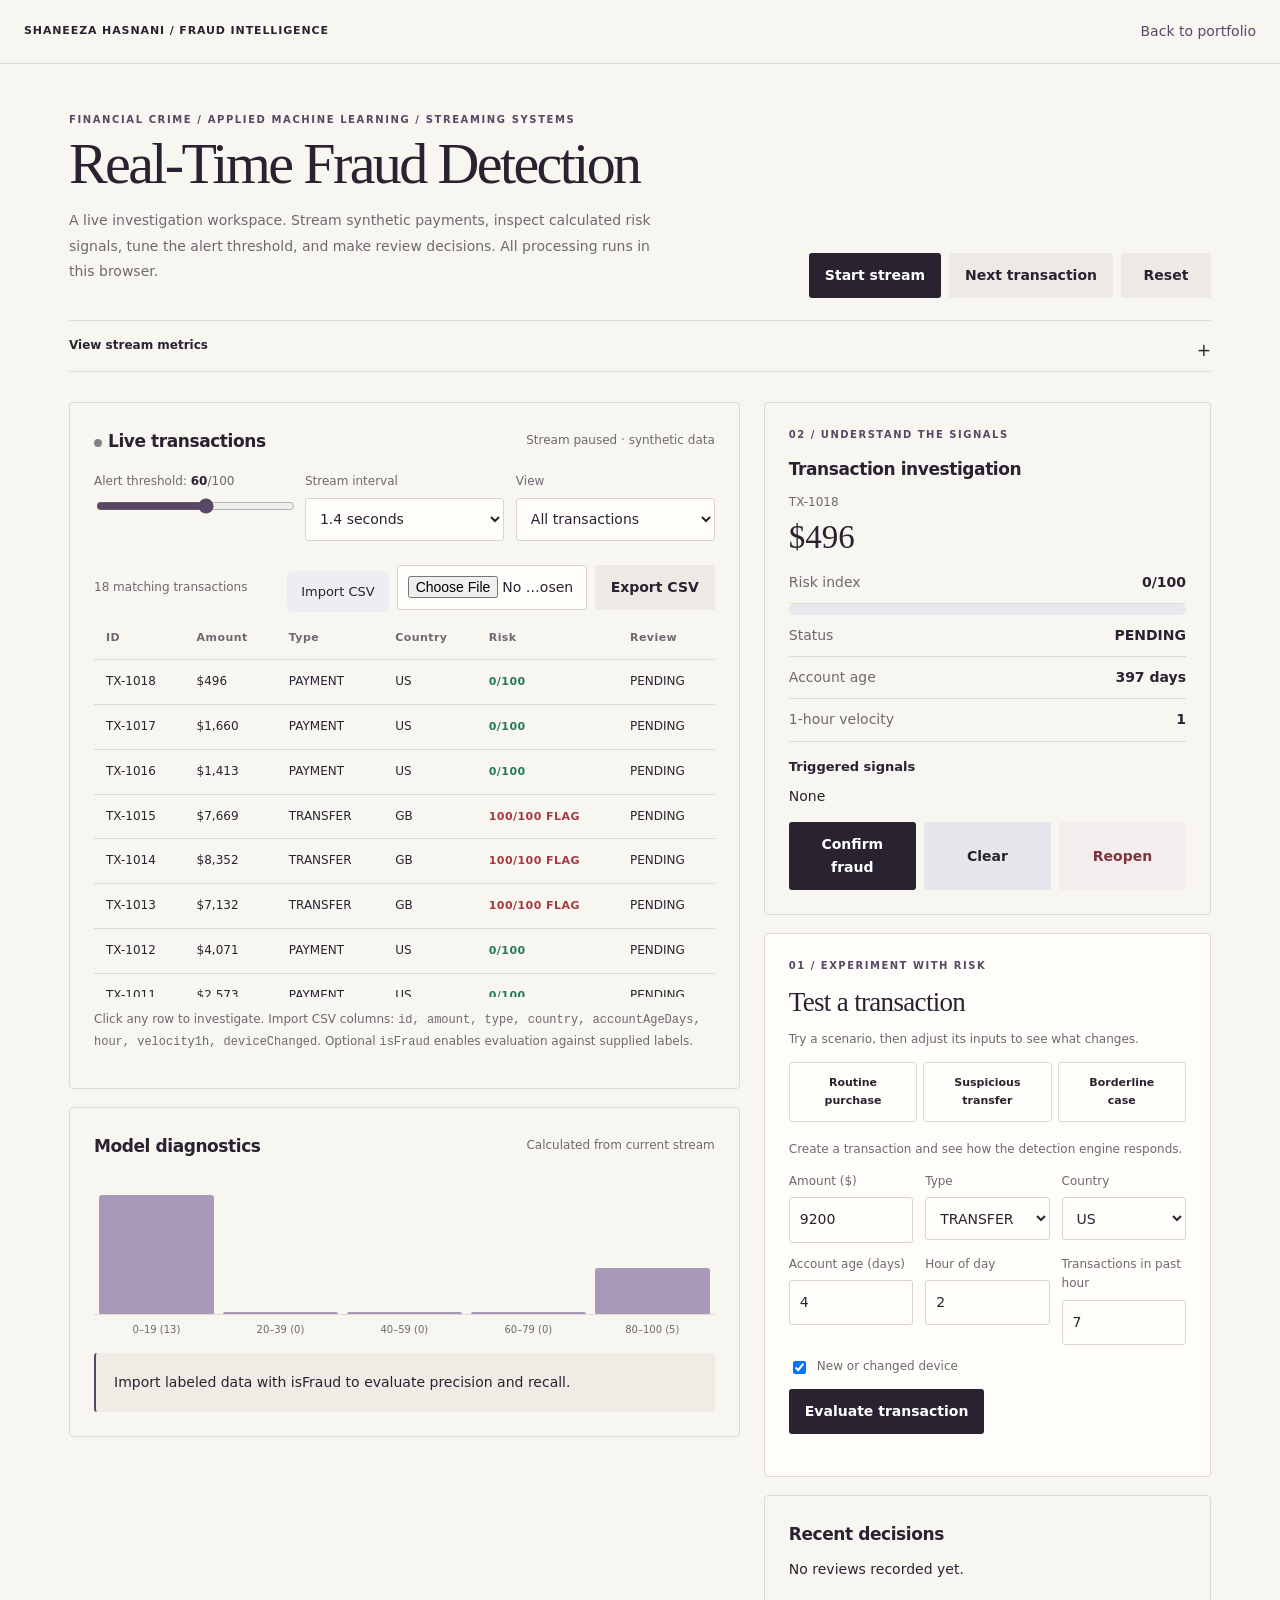
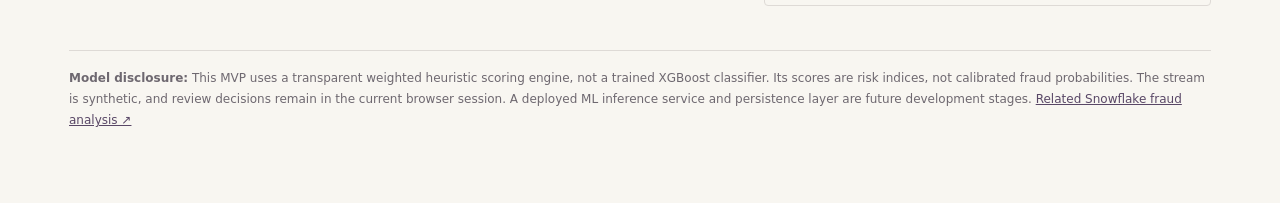
<file: demos/real-time-fraud-platform.html>
<!doctype html><html lang="en"><head><meta charset="utf-8"><meta name="viewport" content="width=device-width,initial-scale=1"><title>Real-Time Fraud Detection Platform | Shaneeza Hasnani</title><meta name="description" content="Live fraud monitoring application with transaction stream, risk scoring, investigation queue, CSV import, and review decisions."><link rel="stylesheet" href="lab.css?v=3"><style>
:root{--accent:#594766}body{background:#f6f6f4}.shell{max-width:1450px;margin:auto;padding:30px 24px 60px}.headline{display:flex;align-items:flex-start;justify-content:space-between;gap:20px;flex-wrap:wrap}.headline h1{margin:5px 0 9px}.headline p{max-width:740px;color:var(--muted)}.toolbar{display:flex;align-items:center;gap:8px;flex-wrap:wrap}.toolbar button{min-width:90px}.toolbar input[type=file]{display:none}.filebtn{cursor:pointer;background:#efedf2;padding:10px 14px;border-radius:5px;font-size:13px;color:var(--ink)}.metrics{display:grid;grid-template-columns:repeat(4,1fr);gap:12px;margin:23px 0}.metric{background:#fff;border:1px solid var(--line);padding:19px;border-radius:9px}.metric b{display:block;font:400 30px Georgia,serif;margin-top:6px}.metric span{color:var(--muted);font-size:12px}.workspace{display:grid;grid-template-columns:minmax(0,1.75fr) minmax(320px,1fr);gap:16px}.panel{margin-bottom:16px}.sectionhead{display:flex;justify-content:space-between;align-items:center;gap:12px;flex-wrap:wrap}.sectionhead h2{margin:0}.dot{width:8px;height:8px;border-radius:50%;display:inline-block;background:#83838b;margin-right:6px}.dot.live{background:#16845e}.risk{font-size:11px;font-weight:700;letter-spacing:.04em}.risk.high{color:#a43a40}.risk.medium{color:#94670c}.risk.low{color:#26795c}.muted{color:var(--muted)}.controls{display:grid;grid-template-columns:repeat(3,1fr);gap:12px}.controls label{margin:0}.controls select,.controls input{margin-top:6px}.queue{max-height:465px;overflow:auto}.queue tr{cursor:pointer}.queue tr:hover,.queue tr.selected{background:#f2eff5}.detail{min-height:190px}.detail .big{font:400 33px Georgia,serif;margin:6px 0}.chips{display:flex;flex-wrap:wrap;gap:6px}.chip{padding:5px 8px;border-radius:4px;background:#f0edf3;font-size:11px}.decision{display:flex;gap:8px;flex-wrap:wrap;margin-top:14px}.decision button{flex:1}.decision button:nth-child(2){background:#e8e6ed;color:#28242c}.decision button:nth-child(3){background:#f3eded;color:#7d343c}.bar{height:11px;border-radius:8px;background:#eae6ed;overflow:hidden}.bar>div{height:100%;background:#665071}.activity{max-height:180px;overflow:auto}.activity div{padding:9px 0;border-bottom:1px solid var(--line);font-size:12px}.status{font-size:12px;color:var(--muted)}.rangeval{font-weight:700;color:var(--ink)}.explain{font-size:12px;color:var(--muted);line-height:1.7}.toast{color:#6b536e;font-size:12px;min-height:18px}.upload{display:flex;align-items:center;gap:8px;flex-wrap:wrap}.upload input{max-width:190px}@media(max-width:1050px){.workspace{grid-template-columns:1fr}.metrics{grid-template-columns:repeat(2,1fr)}}@media(max-width:620px){.controls{grid-template-columns:1fr}.metrics{grid-template-columns:1fr 1fr}.metric{padding:14px}.metric b{font-size:25px}.shell{padding:25px 14px}.panel{padding:16px}header{padding:15px}}
.scenario-buttons{display:flex;gap:8px;flex-wrap:wrap;margin:12px 0 18px}.scenario-buttons button{flex:1;min-width:125px;font-size:12px}.scenario-buttons button:focus-visible{outline:3px solid #9d86b3;outline-offset:3px}.panel{border-radius:13px}.metric{border-radius:12px}.headline h1{letter-spacing:-.045em;line-height:1.05}.queue{border-radius:8px}.metric b{font-variant-numeric:tabular-nums}.scenario-buttons button[aria-pressed="true"]{background:#493956;color:white;border-color:#493956}@media(prefers-reduced-motion:reduce){*,*::before,*::after{scroll-behavior:auto!important;transition:none!important}}

/* Standalone investigation studio: reduce dashboard density. */
body{background:#f8f6f1}
.shell{max-width:1190px;padding-top:48px}
.headline{padding-bottom:22px;border-bottom:1px solid var(--line)}
.headline h1{font-size:clamp(38px,5vw,58px);max-width:720px}
.headline p{max-width:610px;font-size:14px;line-height:1.8}
.toolbar{align-self:flex-end}
.workspace{grid-template-columns:minmax(0,1.2fr) minmax(330px,.8fr);gap:24px}
.workspace>.panel,.workspace>div>.panel{background:transparent;border-radius:4px;padding:24px}
.workspace>div:nth-child(2)>section:nth-child(2){background:#fffdf9;border-color:#ded8d2}
.workspace>div:nth-child(2)>section:nth-child(2) h2{font:400 27px Georgia,serif}
.step-label{font-size:10px;letter-spacing:.15em;text-transform:uppercase;color:var(--accent);margin-bottom:12px;font-weight:650}
.metrics-details{border-bottom:1px solid var(--line);margin:0 0 30px}
.metrics-details summary{cursor:pointer;padding:15px 0;font-size:12px;font-weight:650;list-style:none}
.metrics-details summary::after{content:'+';float:right;font-size:17px;font-weight:400}
.metrics-details[open] summary::after{content:'−'}
.metrics{gap:0;margin:0 0 14px;border-top:1px solid var(--line)}
.metric{border:0;border-radius:0;background:transparent;padding:18px 15px 18px 0}
.metric+.metric{border-left:1px solid var(--line);padding-left:15px}
.metric b{font-size:28px}
.scenario-buttons{gap:6px}
.scenario-buttons button{background:transparent;border:1px solid var(--line);border-radius:3px;color:var(--ink);font-size:11px}
.scenario-buttons button[aria-pressed="true"]{background:#292331;color:#fff}
.chip{background:#eeeae4;border-radius:2px}
.queue{max-height:380px}
@media(max-width:1050px){.workspace{grid-template-columns:1fr}}
@media(max-width:620px){.metrics{grid-template-columns:repeat(2,1fr)}.metric:nth-child(3){border-left:0;padding-left:0}.metric:nth-child(n+3){border-top:1px solid var(--line)}.shell{padding:25px 16px}}
</style></head><body><header><strong>SHANEEZA HASNANI / FRAUD INTELLIGENCE</strong><a href="/#work">Back to portfolio</a></header><main class="shell"><div class="headline"><div><div class="eyebrow">Financial crime / Applied machine learning / Streaming systems</div><h1>Real-Time Fraud Detection</h1><p>A live investigation workspace. Stream synthetic payments, inspect calculated risk signals, tune the alert threshold, and make review decisions. All processing runs in this browser.</p></div><div class="toolbar"><button id="start">Start stream</button><button id="step" class="secondary">Next transaction</button><button id="reset" class="secondary">Reset</button></div></div>
<details class="metrics-details"><summary>View stream metrics</summary><div class="metrics"><div class="metric"><span>Transactions evaluated</span><b id="total">0</b></div><div class="metric"><span>Flagged for review</span><b id="flagged">0</b></div><div class="metric"><span>Flag rate</span><b id="rate">0%</b></div><div class="metric"><span>Confirmed fraud (reviewed)</span><b id="confirmed">0</b></div></div>
</details><div class="workspace"><div><section class="panel"><div class="sectionhead"><h2><span id="dot" class="dot"></span>Live transactions</h2><span class="status" id="streamstatus">Stream paused · synthetic data</span></div><div class="controls" style="margin-top:17px"><div><label for="threshold">Alert threshold: <span class="rangeval" id="thresholdValue">60</span>/100</label><input id="threshold" type="range" min="10" max="100" step="5" value="60"></div><div><label for="speed">Stream interval</label><select id="speed"><option value="1400">1.4 seconds</option><option value="750">0.75 seconds</option><option value="300">0.3 seconds</option></select></div><div><label for="view">View</label><select id="view"><option value="all">All transactions</option><option value="flagged">Flagged only</option><option value="pending">Pending review</option><option value="reviewed">Reviewed</option></select></div></div><div class="sectionhead" style="margin-top:18px"><p class="small" id="queuecount">0 transactions</p><div class="upload"><label class="filebtn" for="csv">Import CSV</label><input id="csv" type="file" accept=".csv,text/csv"><button id="export" class="secondary">Export CSV</button></div></div><div class="queue" id="queue"></div><p class="explain">Click any row to investigate. Import CSV columns: <code>id, amount, type, country, accountAgeDays, hour, velocity1h, deviceChanged</code>. Optional <code>isFraud</code> enables evaluation against supplied labels.</p></section>
<section class="panel"><div class="sectionhead"><h2>Model diagnostics</h2><span class="small">Calculated from current stream</span></div><div id="diagnostics"></div><div class="result" id="evaluation"></div></section></div>
<div><section class="panel"><div class="step-label">02 / Understand the signals</div><h2>Transaction investigation</h2><div class="detail" id="detail"><p class="muted">Select a transaction from the stream to inspect its risk signals and review status.</p></div></section><section class="panel"><div class="step-label">01 / Experiment with risk</div><h2>Test a transaction</h2><p class="small">Try a scenario, then adjust its inputs to see what changes.</p><div class="scenario-buttons" role="group" aria-label="Transaction scenarios"><button type="button" class="secondary" data-scenario="routine">Routine purchase</button><button type="button" class="secondary" data-scenario="suspicious">Suspicious transfer</button><button type="button" class="secondary" data-scenario="borderline">Borderline case</button></div><p class="small">Create a transaction and see how the detection engine responds.</p><div class="controls"><div><label for="amount">Amount ($)</label><input id="amount" type="number" min="0" value="9200"></div><div><label for="type">Type</label><select id="type"><option>TRANSFER</option><option>CASH_OUT</option><option>PAYMENT</option><option>CASH_IN</option><option>DEBIT</option></select></div><div><label for="country">Country</label><select id="country"><option>US</option><option>GB</option><option>IN</option><option>CA</option><option>NG</option></select></div><div><label for="age">Account age (days)</label><input id="age" type="number" min="0" value="4"></div><div><label for="hour">Hour of day</label><input id="hour" type="number" min="0" max="23" value="2"></div><div><label for="velocity">Transactions in past hour</label><input id="velocity" type="number" min="0" value="7"></div></div><label class="toggle" style="margin:12px 0"><input type="checkbox" id="device" checked> New or changed device</label><button id="inject">Evaluate transaction</button><div class="toast" id="message" role="status"></div></section><section class="panel"><h2>Recent decisions</h2><div class="activity" id="activity"><p class="small">No reviews recorded yet.</p></div></section></div></div>
<p class="note"><strong>Model disclosure:</strong> This MVP uses a transparent weighted heuristic scoring engine, not a trained XGBoost classifier. Its scores are risk indices, not calibrated fraud probabilities. The stream is synthetic, and review decisions remain in the current browser session. A deployed ML inference service and persistence layer are future development stages. <a href="https://github.com/shaneeza-hasnani/fraud-detection-snowflake" target="_blank" rel="noopener">Related Snowflake fraud analysis ↗</a></p></main>
<script src="fraud-platform.js?v=2"></script></body></html>
</file>
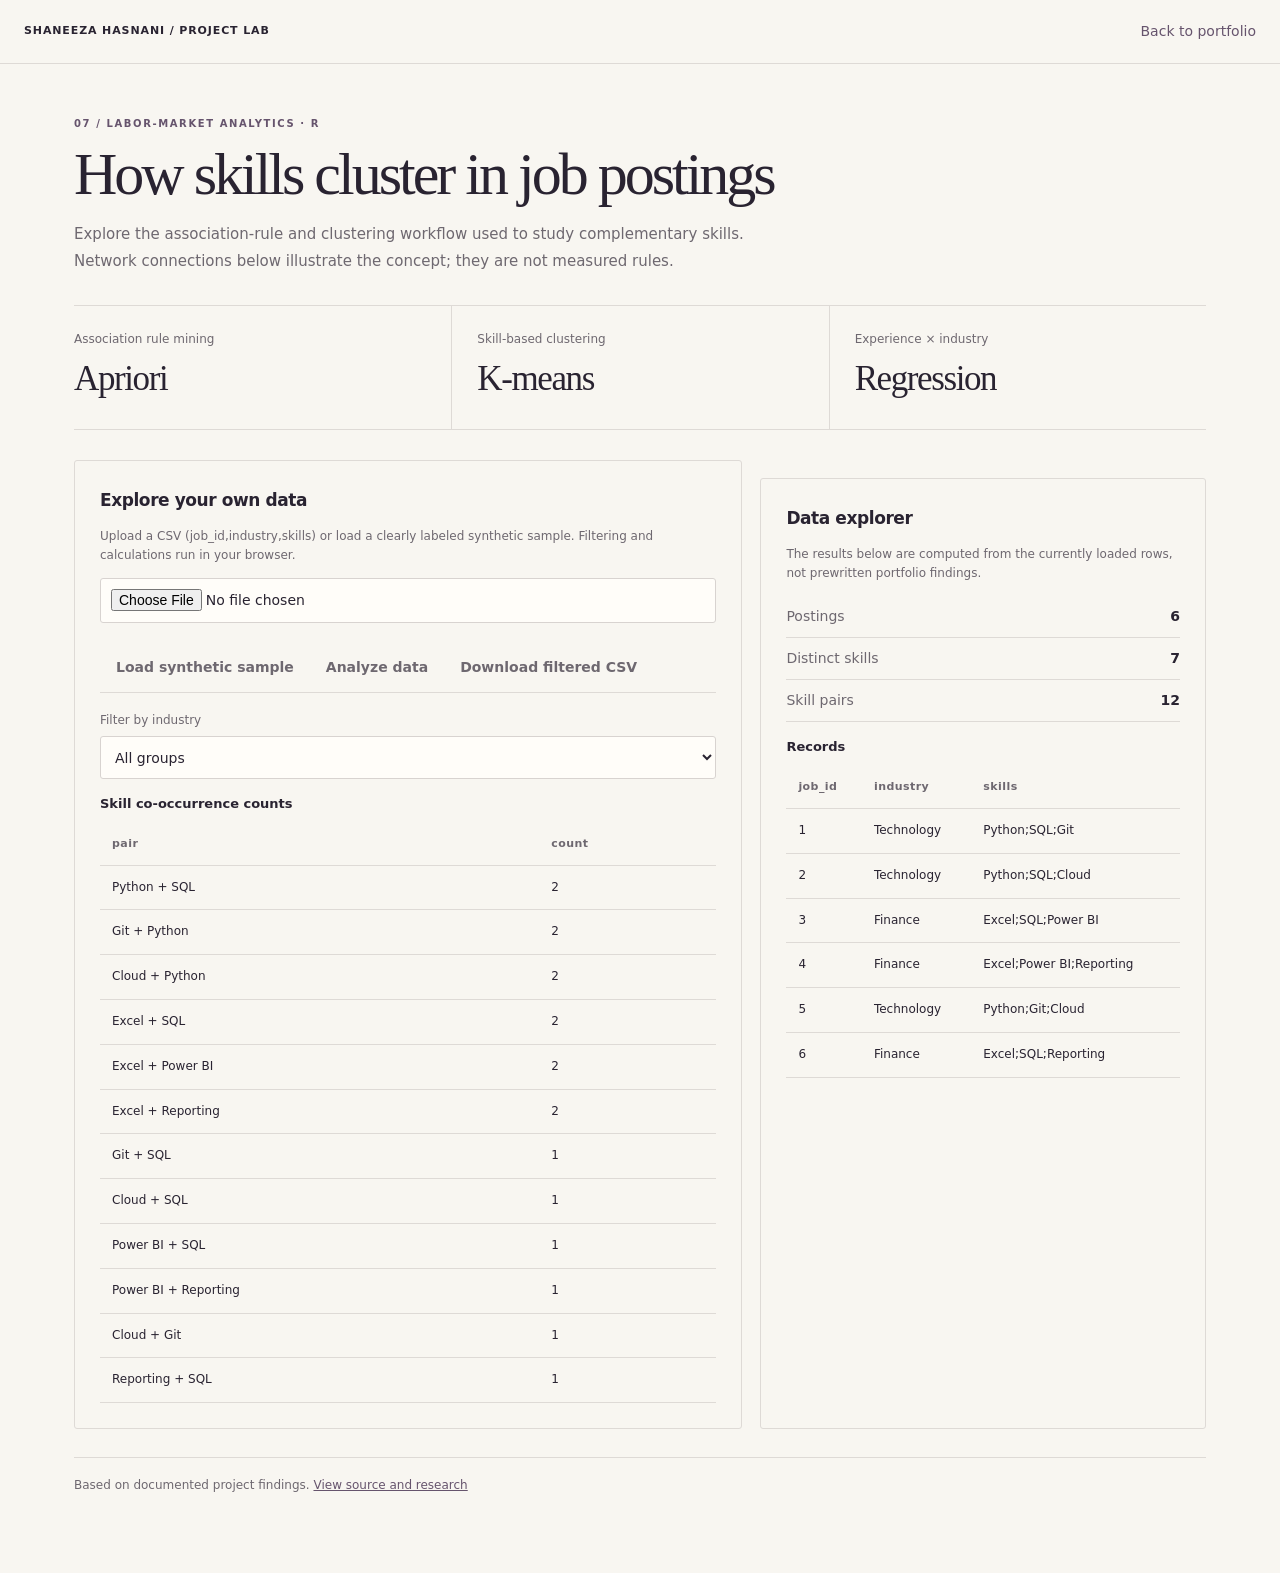
<file: demos/skill-bundles.html>
<!doctype html><html lang="en"><head><meta charset="utf-8"><meta name="viewport" content="width=device-width,initial-scale=1"><title>Project Demo</title><link rel="stylesheet" href="lab.css?v=3"></head><body data-demo="skills"><header><strong>SHANEEZA HASNANI / PROJECT LAB</strong><a href="/#work">Back to portfolio</a></header><main><div class="eyebrow" id="eyebrow"></div><h1 id="title"></h1><p class="lead" id="lead"></p><div class="stats" id="stats"></div><div id="app"></div><p class="note">Based on documented project findings. <a id="repo" target="_blank" rel="noopener noreferrer">View source and research</a></p></main><script src="lab.js?v=1"></script><script src="live.js?v=2"></script></body></html>
</file>
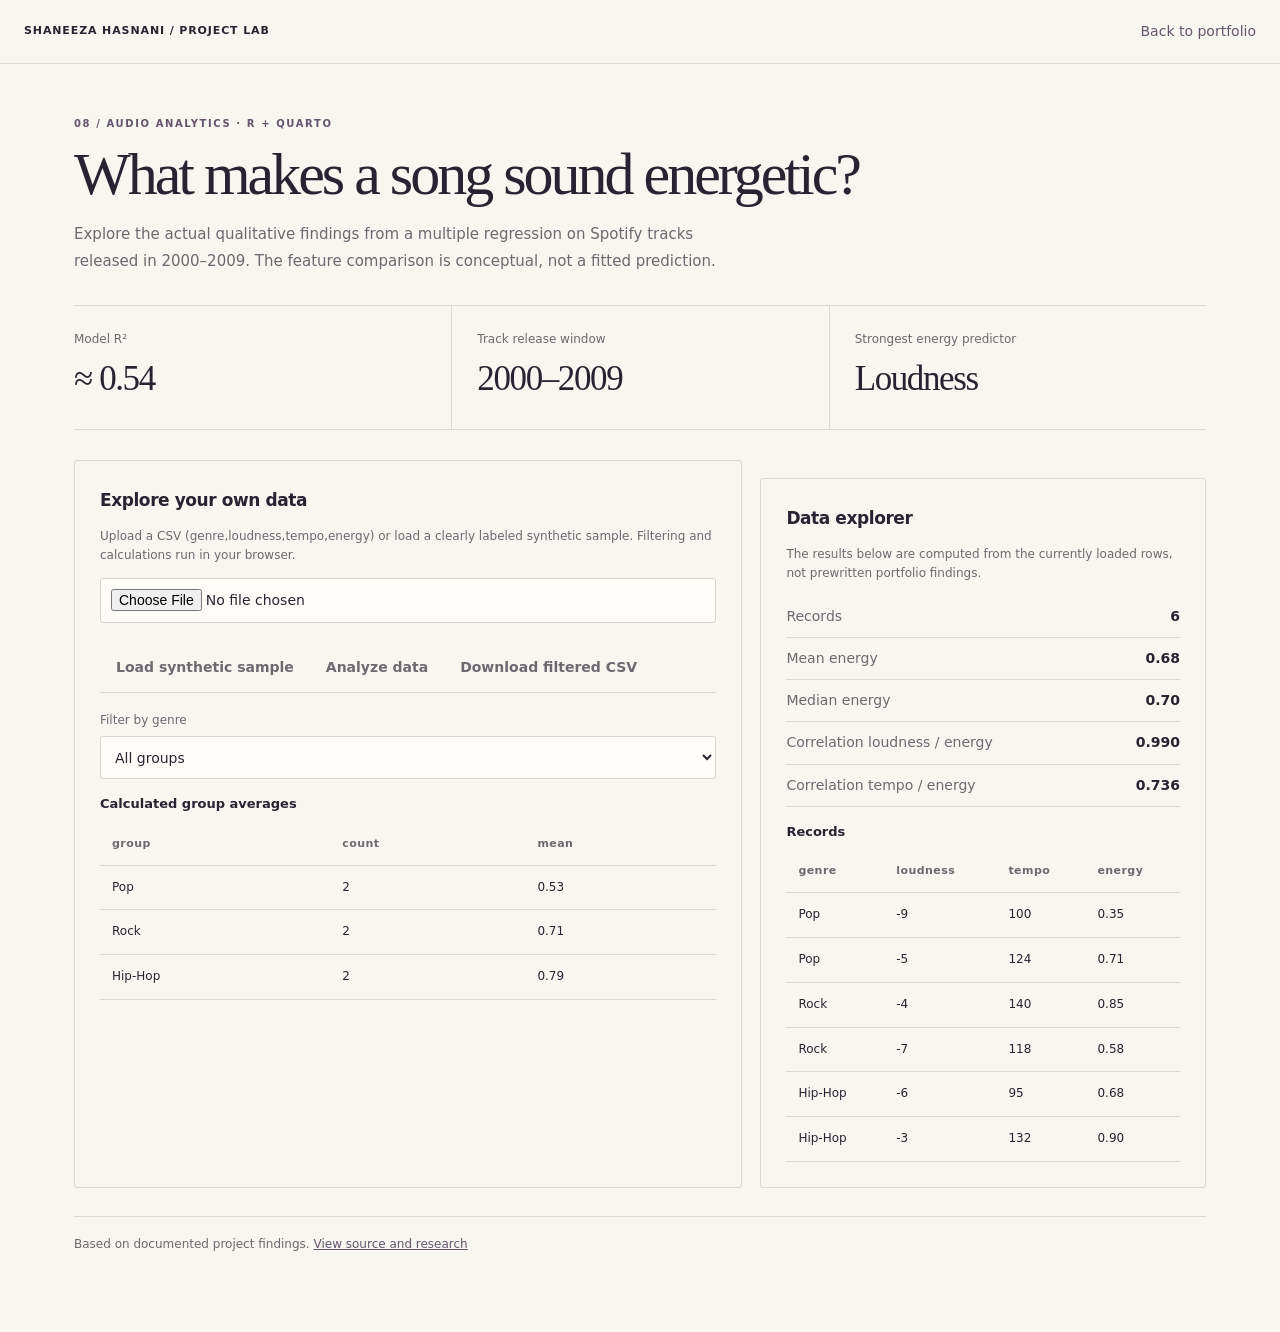
<file: demos/song-energy.html>
<!doctype html><html lang="en"><head><meta charset="utf-8"><meta name="viewport" content="width=device-width,initial-scale=1"><title>Project Demo</title><link rel="stylesheet" href="lab.css?v=3"></head><body data-demo="audio"><header><strong>SHANEEZA HASNANI / PROJECT LAB</strong><a href="/#work">Back to portfolio</a></header><main><div class="eyebrow" id="eyebrow"></div><h1 id="title"></h1><p class="lead" id="lead"></p><div class="stats" id="stats"></div><div id="app"></div><p class="note">Based on documented project findings. <a id="repo" target="_blank" rel="noopener noreferrer">View source and research</a></p></main><script src="lab.js?v=1"></script><script src="live.js?v=2"></script></body></html>
</file>
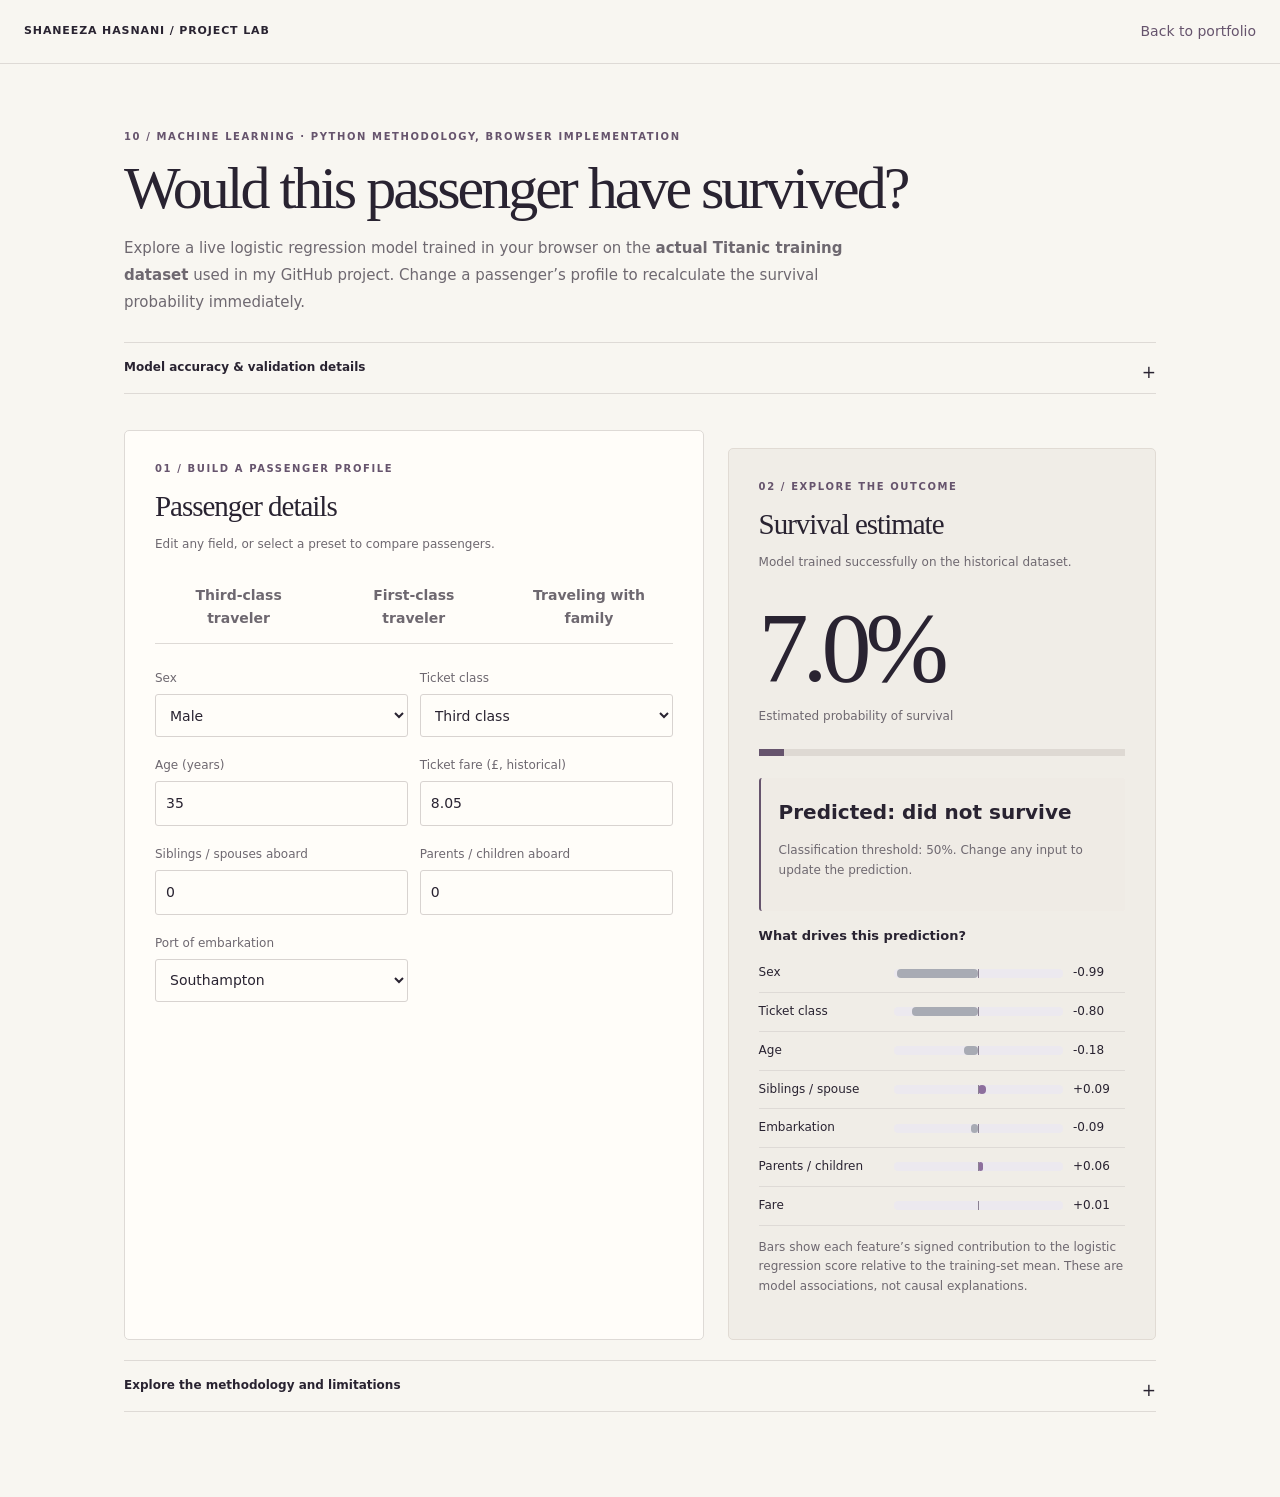
<file: demos/titanic-survival.html>
<!doctype html>
<html lang="en"><head><meta charset="utf-8"><meta name="viewport" content="width=device-width,initial-scale=1"><meta name="description" content="Live Titanic survival prediction with browser-trained logistic regression on historical passenger data."><title>Titanic Survival Prediction | Shaneeza Hasnani</title><link rel="stylesheet" href="lab.css?v=3"><style>
.hero-grid{display:grid;grid-template-columns:1fr 1fr;gap:16px}.formgrid{display:grid;grid-template-columns:1fr 1fr;gap:12px}.formgrid label{margin-top:7px}.prob{font:400 clamp(45px,7vw,75px)/1 Georgia,serif;margin:12px 0;color:var(--accent)}.meter{height:13px;border-radius:8px;background:#e9e6ed;overflow:hidden;margin:12px 0}.meter>div{height:100%;background:var(--accent);width:0%;transition:width .25s}.contribution{display:grid;grid-template-columns:120px 1fr 62px;gap:10px;align-items:center;padding:9px 0;border-bottom:1px solid var(--line);font-size:12px}.contribution .track{height:9px;background:#ece9ef;position:relative;border-radius:4px}.contribution .track::after{content:'';position:absolute;left:50%;height:100%;width:1px;background:#8a8091}.contribution .bar{height:100%;position:absolute;top:0;background:#8d6f9d;border-radius:4px}.contribution .bar.negative{background:#a8abb4}.foot{color:var(--muted);font-size:12px;margin-top:12px}@media(max-width:800px){.hero-grid{grid-template-columns:1fr}}@media(max-width:490px){.formgrid{grid-template-columns:1fr}}
.panel{border-radius:14px}.hero-grid{gap:22px}.prob{letter-spacing:-.06em;font-variant-numeric:tabular-nums}.tabs{display:flex;gap:8px;flex-wrap:wrap;margin:18px 0}.tabs button{flex:1;min-width:135px}.tabs button:focus-visible{outline:3px solid #9d86b3;outline-offset:3px}.meter{height:15px}.meter>div{border-radius:8px}.contribution{grid-template-columns:minmax(90px,125px) 1fr 56px}.formgrid input:focus-visible,.formgrid select:focus-visible{outline:2px solid #8e719f;outline-offset:2px}@media(prefers-reduced-motion:reduce){.meter>div{transition:none}}

/* Interactive story layout */
main{max-width:1080px!important;padding-top:55px!important}
main>h1{max-width:850px!important}
main>.lead{max-width:720px!important}
.hero-grid{grid-template-columns:minmax(0,1.15fr) minmax(0,.85fr);gap:24px;margin-top:36px}
.hero-grid>.panel{padding:30px;border-radius:5px;background:#fffdf9}
.hero-grid>.panel:nth-child(2){background:#f0ede7;border-color:#e1dbd4}
.step-label{font-size:10px;letter-spacing:.16em;text-transform:uppercase;color:var(--accent);margin-bottom:11px;font-weight:650}
.hero-grid h2{font:400 29px/1.2 Georgia,serif;letter-spacing:-.035em;margin-bottom:12px}
.prob{font-size:clamp(64px,8vw,100px);line-height:1.1;color:#292331;margin:20px 0 4px}
.meter{height:7px;border-radius:0;background:#ded9d3;margin:22px 0}
.meter>div{border-radius:0;background:#66546d}
.contribution{grid-template-columns:minmax(85px,125px) 1fr 52px}
.model-metrics,.method-details{margin:20px 0;border-top:1px solid var(--line);border-bottom:1px solid var(--line)}
.model-metrics summary,.method-details summary{cursor:pointer;padding:15px 0;font-size:12px;font-weight:650;color:var(--ink);list-style:none}
.model-metrics summary::after,.method-details summary::after{content:'+';float:right;font-size:17px;font-weight:400}
.model-metrics[open] summary::after,.method-details[open] summary::after{content:'−'}
.model-metrics .stats{margin:0 0 10px}
.method-details .grid{margin-bottom:20px}
.method-details .panel{background:transparent}
@media(max-width:800px){.hero-grid{grid-template-columns:1fr}.hero-grid>.panel{padding:22px}}
</style></head><body><header><strong>SHANEEZA HASNANI / PROJECT LAB</strong><a href="/#work">Back to portfolio</a></header><main><p class="eyebrow">10 / Machine learning · Python methodology, browser implementation</p><h1>Would this passenger have survived?</h1><p class="lead">Explore a live logistic regression model trained in your browser on the <strong>actual Titanic training dataset</strong> used in my GitHub project. Change a passenger’s profile to recalculate the survival probability immediately.</p>
<details class="model-metrics"><summary>Model accuracy & validation details</summary><div class="stats"><div class="stat"><span>Original Python project · training accuracy</span><b>80.9%</b></div><div class="stat"><span>Original Python project · test accuracy</span><b>78.2%</b></div><div class="stat"><span>Live browser model · held-out accuracy</span><b id="accuracy">Training…</b></div></div></details>
<div class="hero-grid"><section class="panel"><div class="step-label">01 / Build a passenger profile</div><h2>Passenger details</h2><p class="small">Edit any field, or select a preset to compare passengers.</p><div class="tabs"><button type="button" class="secondary" id="third">Third-class traveler</button><button type="button" class="secondary" id="first">First-class traveler</button><button type="button" class="secondary" id="family">Traveling with family</button></div><div class="formgrid"><div><label for="sex">Sex</label><select id="sex"><option value="male">Male</option><option value="female">Female</option></select></div><div><label for="pclass">Ticket class</label><select id="pclass"><option value="1">First class</option><option value="2">Second class</option><option value="3" selected>Third class</option></select></div><div><label for="age">Age (years)</label><input id="age" type="number" min="0" max="100" step="1" value="35"></div><div><label for="fare">Ticket fare (£, historical)</label><input id="fare" type="number" min="0" max="550" step=".01" value="8.05"></div><div><label for="sibsp">Siblings / spouses aboard</label><input id="sibsp" type="number" min="0" max="8" step="1" value="0"></div><div><label for="parch">Parents / children aboard</label><input id="parch" type="number" min="0" max="6" step="1" value="0"></div><div><label for="embarked">Port of embarkation</label><select id="embarked"><option value="S">Southampton</option><option value="C">Cherbourg</option><option value="Q">Queenstown</option></select></div></div><div id="error" role="status" class="foot"></div></section>
<section class="panel"><div class="step-label">02 / Explore the outcome</div><h2>Survival estimate</h2><div class="small" id="state" role="status">Loading the historical dataset and fitting the model…</div><div class="prob" id="prob">—</div><div class="small">Estimated probability of survival</div><div class="meter" role="progressbar" aria-label="Estimated survival probability" aria-valuemin="0" aria-valuemax="100" aria-valuenow="0" id="meter"><div id="fill"></div></div><div class="result" id="prediction">Model is training.</div><h3>What drives this prediction?</h3><div id="contributions"></div><p class="foot">Bars show each feature’s signed contribution to the logistic regression score relative to the training-set mean. These are model associations, not causal explanations.</p></section></div>
<details class="method-details"><summary>Explore the methodology and limitations</summary><div class="grid" style="margin-top:16px"><section class="panel"><h2>How the model works</h2><div id="modelinfo" class="small">Preparing data…</div><div id="metrics"></div><h3>Feature preprocessing</h3><p class="small">Drops passenger ID, name, ticket and cabin. Missing ages are mean-imputed, missing ports use Southampton, and categorical features are encoded numerically. The browser model uses the same seven input features as the original project, with feature standardization for stable optimization.</p></section><aside class="panel"><h2>About the results</h2><p>This demo <strong>fits a new logistic regression model</strong> from the original CSV in JavaScript. It does not pretend to use an exported scikit-learn model: the original repository does not include a saved model artifact.</p><p>The browser uses a deterministic 80/20 split and gradient descent. Its accuracy can differ from the Python project, which uses scikit-learn and <code>random_state=2</code>.</p><p>Predictions describe patterns in a historical dataset, not what would certainly have happened to an individual passenger.</p><a href="https://github.com/shaneeza-hasnani/titanic-survival-prediction" target="_blank" rel="noopener noreferrer">View the Python source and original analysis ↗</a></aside></div>
<p class="note">Data: the 891-row historical Titanic training CSV in the project repository. Training runs locally in the visitor’s browser; no passenger profile is submitted to a server.</p></main>
<script>
'use strict';
const $=id=>document.getElementById(id),keys=['Pclass','Sex','Age','SibSp','Parch','Fare','Embarked'];let model=null;
function parseCSV(text){const rows=[];let fields=[],field='',quote=false;for(let i=0;i<text.length;i++){const c=text[i];if(c==='"'){if(quote&&text[i+1]==='"'){field+='"';i++;}else quote=!quote;}else if(c===','&&!quote){fields.push(field);field='';}else if((c==='\n'||c==='\r')&&!quote){if(c==='\r'&&text[i+1]==='\n')i++;fields.push(field);field='';if(fields.some(x=>x.length))rows.push(fields);fields=[];}else field+=c;}fields.push(field);if(fields.some(x=>x.length))rows.push(fields);const head=rows.shift();return rows.map(r=>Object.fromEntries(head.map((h,i)=>[h,r[i]??''])));}
const sigmoid=x=>x>=0?1/(1+Math.exp(-x)):Math.exp(x)/(1+Math.exp(x));
function encode(r,meanAge){return[Number(r.Pclass),r.Sex==='female'||r.Sex==='1'?1:0,r.Age===''?meanAge:Number(r.Age),Number(r.SibSp),Number(r.Parch),Number(r.Fare),({S:0,C:1,Q:2})[r.Embarked||'S']??0];}
function rng(seed){return()=>{seed=(1664525*seed+1013904223)>>>0;return seed/4294967296;};}
function train(rows){const meanAge=rows.filter(r=>r.Age!==''&&Number.isFinite(Number(r.Age))).reduce((s,r)=>s+Number(r.Age),0)/rows.filter(r=>r.Age!==''&&Number.isFinite(Number(r.Age))).length;
const data=rows.filter(r=>['0','1'].includes(r.Survived)).map(r=>({x:encode(r,meanAge),y:Number(r.Survived)})).filter(r=>r.x.every(Number.isFinite));
const indices=data.map((_,i)=>i),random=rng(2);for(let i=indices.length-1;i>0;i--){const j=Math.floor(random()*(i+1));[indices[i],indices[j]]=[indices[j],indices[i]];}
const split=Math.floor(indices.length*.8),training=indices.slice(0,split).map(i=>data[i]),testing=indices.slice(split).map(i=>data[i]);
const means=keys.map((_,j)=>training.reduce((s,r)=>s+r.x[j],0)/training.length),scales=keys.map((_,j)=>Math.sqrt(training.reduce((s,r)=>s+(r.x[j]-means[j])**2,0)/training.length)||1);
const normalize=x=>x.map((v,j)=>(v-means[j])/scales[j]);const tr=training.map(r=>({x:normalize(r.x),y:r.y})),te=testing.map(r=>({x:normalize(r.x),y:r.y}));let w=Array(keys.length+1).fill(0);
for(let epoch=0;epoch<2400;epoch++){const grad=Array(w.length).fill(0);for(const r of tr){let z=w[0];for(let j=0;j<keys.length;j++)z+=w[j+1]*r.x[j];const e=sigmoid(z)-r.y;grad[0]+=e;for(let j=0;j<keys.length;j++)grad[j+1]+=e*r.x[j];}const rate=.24;for(let j=0;j<w.length;j++)w[j]-=rate*(grad[j]/tr.length+(j===0?0:.001*w[j]));}
const predict=x=>{const v=normalize(x);return sigmoid(w[0]+v.reduce((s,a,j)=>s+a*w[j+1],0));};
const acc=rows=>rows.filter(r=>(predict(r.x)>=.5?1:0)===r.y).length/rows.length;
return{w,means,scales,meanAge,predict,trainAccuracy:acc(training),testAccuracy:acc(testing),trainN:training.length,testN:testing.length,total:data.length};}
function profile(){return{Pclass:$('pclass').value,Sex:$('sex').value,Age:$('age').value,SibSp:$('sibsp').value,Parch:$('parch').value,Fare:$('fare').value,Embarked:$('embarked').value};}
function update(){if(!model)return;const p=profile(),age=Number(p.Age),fare=Number(p.Fare),sib=Number(p.SibSp),par=Number(p.Parch);
if(!p.Age||!Number.isFinite(age)||age<0||age>100||!p.Fare||!Number.isFinite(fare)||fare<0||fare>550||![sib,par].every(v=>Number.isInteger(v)&&v>=0&&v<=10)){$('error').textContent='Enter a valid age (0–100), fare (0–550), and nonnegative whole-number family counts.';$('prob').textContent='—';$('prediction').textContent='Please correct the passenger details.';return;}
$('error').textContent='';const x=encode(p,model.meanAge),prob=model.predict(x),pct=(prob*100).toFixed(1);$('prob').textContent=pct+'%';$('fill').style.width=pct+'%';$('meter').setAttribute('aria-valuenow',pct);$('prediction').innerHTML='<strong>'+(prob>=.5?'Predicted: survived':'Predicted: did not survive')+'</strong><p class="small">Classification threshold: 50%. Change any input to update the prediction.</p>';
const contributions=keys.map((name,j)=>({name,impact:model.w[j+1]*(x[j]-model.means[j])/model.scales[j]})).sort((a,b)=>Math.abs(b.impact)-Math.abs(a.impact));const max=Math.max(.01,...contributions.map(x=>Math.abs(x.impact)));
$('contributions').innerHTML=contributions.map(c=>{const width=Math.abs(c.impact)/max*48;const left=c.impact>=0?50:50-width;return '<div class="contribution"><span>'+({Pclass:'Ticket class',Sex:'Sex',Age:'Age',SibSp:'Siblings / spouse',Parch:'Parents / children',Fare:'Fare',Embarked:'Embarkation'})[c.name]+'</span><div class="track"><div class="bar '+(c.impact<0?'negative':'')+'" style="left:'+left+'%;width:'+width+'%"></div></div><span>'+(c.impact>0?'+':'')+c.impact.toFixed(2)+'</span></div>';}).join('');}
function preset(values){for(const [id,v]of Object.entries(values))$(id).value=v;update();}
$('third').onclick=()=>preset({sex:'male',pclass:3,age:35,fare:8.05,sibsp:0,parch:0,embarked:'S'});
$('first').onclick=()=>preset({sex:'female',pclass:1,age:28,fare:100,sibsp:0,parch:0,embarked:'C'});
$('family').onclick=()=>preset({sex:'female',pclass:2,age:30,fare:26,sibsp:1,parch:2,embarked:'S'});
document.querySelectorAll('input,select').forEach(el=>{el.addEventListener('input',update);el.addEventListener('change',update);});
(async()=>{try{const res=await fetch('data/titanic-train.csv');if(!res.ok)throw Error('Dataset request returned '+res.status);const rows=parseCSV(await res.text());model=train(rows);$('state').textContent='Model trained successfully on the historical dataset.';$('accuracy').textContent=(model.testAccuracy*100).toFixed(1)+'%';$('modelinfo').textContent='Trained locally using '+model.trainN+' passenger records; evaluated on '+model.testN+' held-out records.';$('metrics').innerHTML='<div class="result"><div class="pair"><span>Browser training accuracy</span><strong>'+(model.trainAccuracy*100).toFixed(1)+'%</strong></div><div class="pair"><span>Browser held-out accuracy</span><strong>'+(model.testAccuracy*100).toFixed(1)+'%</strong></div><div class="pair"><span>Training observations</span><strong>'+model.trainN+'</strong></div><div class="pair"><span>Test observations</span><strong>'+model.testN+'</strong></div></div>';update();}catch(e){$('state').textContent='Unable to load the historical dataset.';$('prediction').textContent='Please refresh to retry. '+e.message;$('accuracy').textContent='Unavailable';}})();
</script></body></html>
</file>
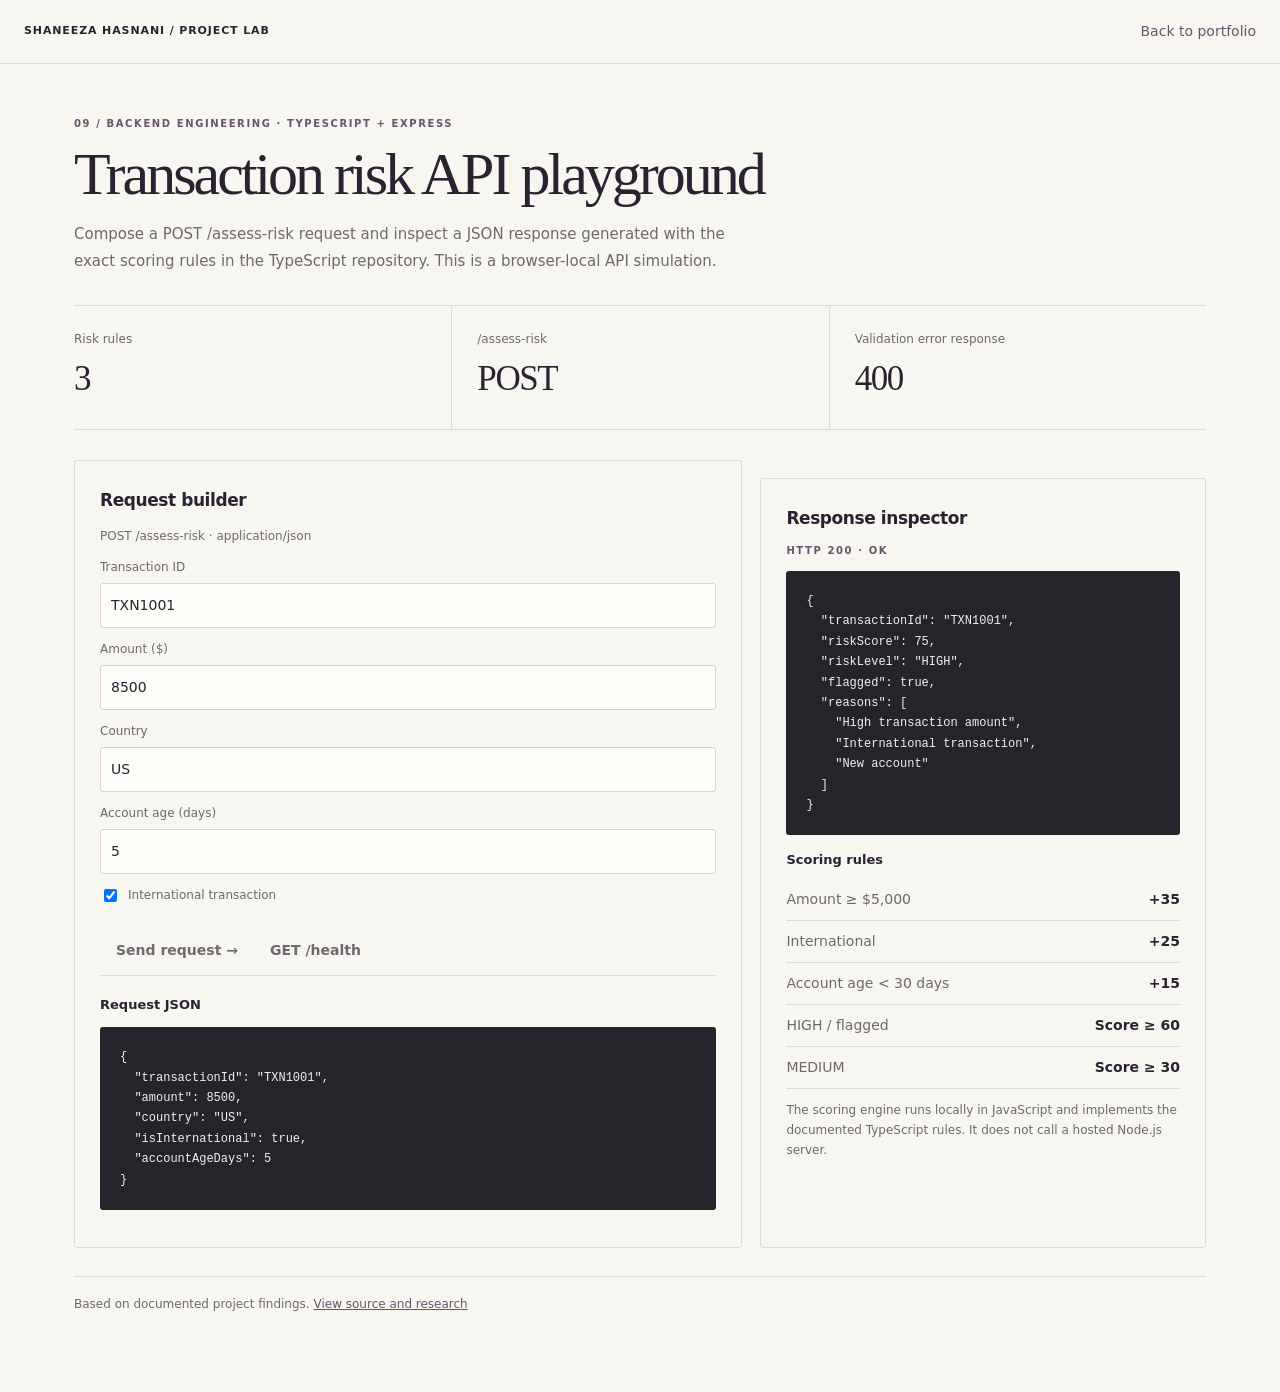
<file: demos/transaction-risk-api.html>
<!doctype html><html lang="en"><head><meta charset="utf-8"><meta name="viewport" content="width=device-width,initial-scale=1"><title>Project Demo</title><link rel="stylesheet" href="lab.css?v=3"></head><body data-demo="api"><header><strong>SHANEEZA HASNANI / PROJECT LAB</strong><a href="/#work">Back to portfolio</a></header><main><div class="eyebrow" id="eyebrow"></div><h1 id="title"></h1><p class="lead" id="lead"></p><div class="stats" id="stats"></div><div id="app"></div><p class="note">Based on documented project findings. <a id="repo" target="_blank" rel="noopener noreferrer">View source and research</a></p></main><script src="lab.js?v=1"></script><script src="live.js?v=2"></script></body></html>
</file>
<file: styles.css>
:root{--paper:#f8f6f1;--paper2:#fff;--ink:#292331;--muted:#6b6471;--purple:#70529c;--line:#e2dce6;--serif:'Libre Caslon Text',Georgia,serif;--sans:Manrope,Arial,sans-serif;--mono:'DM Mono',monospace;--max:1120px}*{box-sizing:border-box}html{scroll-behavior:smooth;scroll-padding-top:100px}body{margin:0;background:var(--paper);color:var(--ink);font:16px/1.7 var(--sans)}a{color:inherit;text-underline-offset:4px}button{font:inherit}img{max-width:100%}.skip{position:fixed;top:8px;left:8px;z-index:50;padding:12px;background:white;transform:translateY(-150%)}.skip:focus{transform:none}.progress{height:2px;position:fixed;inset:0 0 auto;z-index:30}.progress i{display:block;background:var(--purple);height:100%;width:0}header{position:sticky;top:0;z-index:20;background:rgba(248,246,241,.96);border-bottom:1px solid var(--line);min-height:76px;display:flex;align-items:center;justify-content:space-between;gap:24px;padding:18px max(24px,calc((100vw - var(--max))/2))}.brand{font-size:13px;font-weight:700;letter-spacing:.04em;text-decoration:none}.brand span{color:var(--purple);margin-left:8px;font-size:11px}nav{display:flex;gap:25px;align-items:center}nav a{font-size:12px;text-decoration:none;color:var(--muted)}nav a:hover,nav a[aria-current]{color:var(--purple)}nav a:last-child{border:1px solid var(--line);padding:7px 12px;border-radius:5px}.hero,.about,.work,.experience,.education,footer{max-width:var(--max);margin:auto;padding-left:24px;padding-right:24px}.hero{display:grid;grid-template-columns:1.25fr 1fr;align-items:center;gap:80px;padding-top:85px;padding-bottom:85px}.kicker,.section-label,.story-type{font:500 11px/1.7 var(--mono);letter-spacing:.07em;color:var(--purple);text-transform:uppercase}h1{font:400 clamp(3.2rem,5.6vw,5.3rem)/1.08 var(--serif);letter-spacing:-.055em;margin:20px 0 26px}h1 em{color:var(--purple);font-weight:400}.intro{font-size:16px;max-width:530px;color:var(--muted)}.hero-actions{display:flex;flex-wrap:wrap;gap:18px;align-items:center;margin-top:30px}.hero-actions a{font-size:12px;font-weight:600;text-decoration:none;padding:12px 18px;border-radius:5px}.hero-actions a:first-child{background:var(--purple);color:white}.hero-actions a:last-child{border:1px solid var(--line)}.hero-board{position:relative}.portrait{margin:0;aspect-ratio:4/5;border-radius:12px;overflow:hidden;background:#eee8e4}.portrait img{display:block;width:100%;height:100%;object-fit:cover}.tape,.note,.credential{display:none}.about{border-top:1px solid var(--line);display:grid;grid-template-columns:145px 1fr 220px;gap:36px;padding-top:48px;padding-bottom:48px}.about h2{font:400 30px/1.25 var(--serif);letter-spacing:-.025em;margin:0}.about h2 em{color:var(--purple)}.about-line{color:var(--muted);font-size:14px;max-width:480px;margin-bottom:0}.about aside{font-size:12px;color:var(--muted);border-left:1px solid var(--line);padding-left:24px}.about aside p{margin:0 0 10px}.work{padding-top:64px;padding-bottom:80px}.work-intro{display:grid;grid-template-columns:1fr 1fr;gap:0 60px;margin-bottom:28px}.work-intro .section-label{grid-column:1/-1;margin:0 0 10px}.work-intro h2,.experience h2{font:400 42px/1.2 var(--serif);letter-spacing:-.035em;margin:0}.work-intro>p:last-child{font-size:14px;color:var(--muted);margin:0}.project-filters{display:flex;flex-wrap:wrap;gap:8px;margin:0 0 12px}.filter{border:1px solid var(--line);background:transparent;border-radius:5px;padding:7px 16px;font-size:11px;text-transform:uppercase;color:var(--muted);cursor:pointer}.filter.active{background:var(--ink);color:white;border-color:var(--ink)}.filter-status{font-size:11px;color:var(--muted);margin:0 0 24px}.case-grid{display:grid;grid-template-columns:repeat(3,minmax(0,1fr));gap:20px;align-items:start}.story{position:relative;border:1px solid var(--line);border-radius:9px;overflow:hidden;background:white;display:flex;flex-direction:column}.story::before{content:'';width:100%;aspect-ratio:1.9;background-image:url('assets/project-illustrations.png');background-size:400% 200%;background-repeat:no-repeat;border-bottom:1px solid var(--line)}.story:nth-of-type(1)::before{background-position:0 0}.story:nth-of-type(2)::before{background-position:33.333% 0}.story:nth-of-type(3)::before{background-position:66.667% 0}.story:nth-of-type(4)::before{background-position:100% 0}.story:nth-of-type(5)::before{background-position:0 100%}.story:nth-of-type(6)::before{background-position:33.333% 100%}.story:nth-of-type(7)::before{background-position:66.667% 100%}.story:nth-of-type(8)::before{background-position:100% 100%}.story.docextract-story::before{background-image:url('assets/docextract-qa.svg');background-size:cover;background-position:center}.story-index{display:none}.story-copy{padding:22px;display:flex;flex-direction:column;flex:1}.story-type{font-size:9px;letter-spacing:.035em;margin:0 0 10px}.story h3{font:600 19px/1.4 var(--sans);letter-spacing:-.035em;margin:0 0 12px}.project-summary{color:var(--muted);font-size:12px;line-height:1.8;margin:0 0 22px}.story-beats section{border-top:1px solid var(--line);padding:14px 0}.story-beats h4{font-size:11px;color:var(--purple);margin:0 0 6px}.story-beats p{font-size:12px;color:var(--muted);margin:0}.repo{display:inline-block;font-size:11px;font-weight:600;margin:8px 0 18px}.story-visual{display:none}.story-toggle{cursor:pointer;border:0;border-top:1px solid var(--line);padding:13px 0 0;color:var(--purple);background:transparent;text-align:left;font-size:11px;font-weight:600;margin-top:auto}.story-toggle::after{content:' +';float:right}.story-toggle[aria-expanded=true]::after{content:' −'}.story:not(.is-open) .repo{display:none}.story[hidden],[hidden]{display:none!important}.experience{padding-top:64px;padding-bottom:64px;border-top:1px solid var(--line)}.experience-heading{margin:12px 0 32px}.roles article{display:grid;grid-template-columns:160px 1fr;gap:38px;padding:26px 0;border-top:1px solid var(--line)}.roles time,.education article>span{font:400 10px var(--mono);color:var(--purple)}.roles h3{font-size:17px;line-height:1.5;margin:0}.roles p{font-size:13px;color:var(--muted);margin:3px 0 12px}.roles ul{padding-left:18px;margin:0;color:var(--muted);font-size:13px}.roles li{margin:5px 0}.education{padding-top:45px;padding-bottom:70px;border-top:1px solid var(--line)}.education-grid{display:grid;grid-template-columns:repeat(3,1fr);gap:28px;margin-top:24px}.education h3{font-size:16px;line-height:1.5;margin:12px 0 8px}.education p{font-size:12px;color:var(--muted);margin:0}.contact{padding:64px max(24px,calc((100vw - var(--max) + 48px)/2));background:#eee9f1}.contact h2{font:400 clamp(28px,3.5vw,42px)/1.3 var(--serif);letter-spacing:-.025em;max-width:800px;margin:14px 0 26px}.contact-email{font-size:16px;color:var(--purple);overflow-wrap:anywhere}.contact div{display:flex;gap:24px;margin-top:25px;font-size:12px}footer{padding-top:24px;padding-bottom:24px;display:flex;justify-content:space-between;color:var(--muted);font-size:10px}:focus-visible{outline:3px solid var(--purple);outline-offset:5px}a,button{transition:color .15s,background .15s}@media(max-width:1000px){.hero{gap:40px}.about{grid-template-columns:100px 1fr 200px;gap:24px}.case-grid{grid-template-columns:repeat(2,minmax(0,1fr))}}@media(max-width:700px){header{flex-direction:column;align-items:flex-start;gap:12px;padding:16px 20px}nav{width:100%;gap:16px;justify-content:space-between}nav a{font-size:10px}nav a:last-child{padding:5px 7px}.hero{grid-template-columns:1fr;gap:36px;padding-top:45px;padding-bottom:45px}.hero-board{max-width:350px;width:100%;justify-self:center}h1{font-size:clamp(3rem,11vw,4.5rem)}.intro{font-size:14px}.about{grid-template-columns:1fr;gap:18px;padding-top:32px;padding-bottom:32px}.about aside{border:0;padding:0;display:flex;flex-wrap:wrap;gap:8px 18px}.about aside p{margin:0}.work{padding-top:42px;padding-bottom:48px}.work-intro{grid-template-columns:1fr;gap:12px;margin-bottom:25px}.work-intro .section-label{margin:0}.work-intro h2,.experience h2{font-size:34px}.case-grid{grid-template-columns:1fr}.story-copy{padding:24px}.story::before{aspect-ratio:2.2}.story h3{font-size:20px}.project-summary,.story-beats p{font-size:13px}.roles article{grid-template-columns:1fr;gap:10px}.education-grid{grid-template-columns:1fr;gap:26px}.contact div{gap:20px}.contact-email{font-size:14px}}@media(prefers-reduced-motion:reduce){html{scroll-behavior:auto}*{transition:none!important}}

/* Compact personal portfolio */
:root{--paper:#fafaf8;--ink:#282530;--muted:#65616c;--line:#e9e5ec;--max:1040px}body{font-size:15px}header{position:relative;background:var(--paper);border:0;min-height:80px}.brand{font-size:12px}header nav{gap:22px}nav a{font-size:12px}.hero{min-height:calc(100svh - 150px);grid-template-columns:210px minmax(0,1fr);gap:46px;max-width:860px;padding-top:70px;padding-bottom:100px}.hero-board{grid-column:1;grid-row:1}.hero-copy{grid-column:2;grid-row:1}.portrait{aspect-ratio:4/5;border-radius:10px}.kicker{font-size:9px;margin:0 0 15px}h1{font:600 32px/1.3 var(--sans);letter-spacing:-.04em;margin:0 0 18px}.intro{font-size:15px;line-height:1.9;margin:0 0 18px}.home-detail{font-size:12px;line-height:2;color:var(--muted);margin:0}.hero-actions{gap:20px;margin-top:27px}.hero-actions a,.hero-actions a:first-child,.hero-actions a:last-child{padding:0;border:0;border-radius:0;background:transparent;color:var(--purple);font-size:12px;text-decoration:underline;text-underline-offset:5px}.work,.experience,.education{padding-top:48px;padding-bottom:70px;border:0;min-height:calc(100svh - 150px)}.work-intro{display:block;margin-bottom:32px}.work-intro .section-label{margin-bottom:10px}.work-intro h2,.experience h2{font:500 32px/1.3 var(--sans);letter-spacing:-.04em}.work-intro>p:last-child{max-width:550px;font-size:13px;margin-top:12px}.case-grid{grid-template-columns:repeat(2,minmax(0,1fr));gap:0 44px}.story{border:0;border-top:1px solid var(--line);border-radius:0;background:transparent;overflow:visible}.story::before{display:none}.story-copy{padding:25px 0 28px}.story h3{font-size:17px;line-height:1.5;letter-spacing:-.025em}.project-summary{font-size:13px;line-height:1.8;margin-bottom:16px}.story-type{font-size:9px}.story-toggle{border:0;padding-top:0;font-size:11px}.project-filters{gap:18px}.filter{border:0;border-radius:0;padding:5px 0;text-transform:none;font-size:12px}.filter.active{color:var(--purple);background:transparent;border-bottom:1px solid var(--purple)}.filter-status{margin-bottom:22px}.roles article{grid-template-columns:140px 1fr;gap:32px;padding:25px 0}.roles ul{font-size:13px}.education-grid{grid-template-columns:1fr;gap:0;max-width:700px}.education article{padding:26px 0;border-top:1px solid var(--line)}.contact{background:transparent;max-width:var(--max);margin:auto;padding:80px 24px;min-height:calc(100svh - 150px)}.contact h2{font:500 32px/1.3 var(--sans);letter-spacing:-.04em}.contact-email{font-size:15px}footer{border-top:1px solid var(--line)}footer>a{display:none}@media(max-width:700px){header{gap:16px;padding:22px 24px}header nav{flex-wrap:wrap;justify-content:flex-start;gap:12px 20px}header nav a{font-size:11px}nav a:last-child{border:0;padding:0}.hero{min-height:auto;display:flex;flex-direction:column;align-items:flex-start;gap:30px;padding-top:40px;padding-bottom:60px}.hero-board{order:-1;max-width:160px;align-self:flex-start}.hero-copy{width:100%}h1{font-size:29px}.intro{font-size:14px}.hero-actions{gap:20px}.case-grid{grid-template-columns:1fr}.work,.experience,.education{padding-top:32px}.roles article{grid-template-columns:1fr;gap:10px}.contact{padding-top:50px}.home-detail{font-size:11px}}

/* Text-only introduction */
.hero{grid-template-columns:minmax(0,1fr);max-width:690px}.hero-copy{grid-column:1;grid-row:1}.intro{max-width:none}

.certificates{max-width:var(--max);margin:auto;padding:48px 24px 70px;min-height:calc(100svh - 150px)}.certificates h2{font:500 32px/1.3 var(--sans);letter-spacing:-.04em;margin:12px 0 32px}.certificate-list{max-width:800px}.certificate-list article{border-top:1px solid var(--line);padding:22px 0}.certificate-list h3{font-size:15px;line-height:1.6;font-weight:600;margin:0 0 5px}.certificate-issuer{font-size:13px;color:var(--muted);margin:0 0 6px}.certificate-meta,.certificate-id{font-size:11px;color:var(--muted);margin:3px 0;overflow-wrap:anywhere}header nav{flex-wrap:wrap;gap:14px 20px}@media(max-width:700px){.certificates{padding-top:32px}}

/* Warm editorial refinement */
:root{--paper:#f5f1e9;--ink:#302c35;--muted:#69636d;--purple:#765b91;--line:#ded7d2}
body{font-size:16px}
header{padding-top:25px;padding-bottom:25px;gap:32px}
.brand{font-size:13px;letter-spacing:.035em}
header nav{gap:18px 24px}
nav a{font-size:13px;padding-bottom:5px}
nav a[aria-current="page"]{border-bottom:1px solid var(--purple)}
nav a:last-child{border:0;padding:0 0 5px}
.hero{max-width:760px;min-height:calc(100svh - 180px);padding-top:55px;padding-bottom:110px}
.hero-copy{max-width:650px}
h1{font:400 clamp(36px,4.5vw,48px)/1.2 var(--serif);letter-spacing:-.04em;margin:0 0 25px}
.kicker,.section-label{font-family:var(--sans);font-size:11px;letter-spacing:.09em}
.kicker{margin-bottom:20px}
.intro{font-size:17px;line-height:1.9;max-width:620px;margin-bottom:24px}
.home-detail{font-size:13px;line-height:2}
.hero-actions{margin-top:34px;gap:26px}
.hero-actions a,.hero-actions a:first-child,.hero-actions a:last-child{font-size:13px}
.work,.experience,.education,.certificates{padding-top:50px;padding-bottom:90px}
.work-intro h2,.experience h2,.certificates h2,.contact h2{font:400 38px/1.25 var(--serif);letter-spacing:-.035em}
.work-intro>p:last-child{font-size:14px;line-height:1.8;margin-top:16px}
.project-filters{gap:24px;margin-top:35px}
.filter{font-size:13px}
.filter-status{font-size:12px;margin-bottom:28px}
.case-grid{grid-template-columns:1fr;gap:0}
.story-copy{display:grid;grid-template-columns:minmax(0,1fr) 245px;column-gap:50px;row-gap:12px;padding:30px 0}
.story h3{grid-column:1;grid-row:1;font-size:20px;line-height:1.5;margin:0}
.story-type{grid-column:2;grid-row:1;font:500 11px/1.8 var(--sans);letter-spacing:.025em;margin:4px 0 0}
.project-summary{grid-column:1;grid-row:2;font-size:14px;line-height:1.85;margin:0}
.story .repo,.story:not(.is-open) .repo{display:block;grid-column:2;grid-row:2;font-size:12px;line-height:1.8;margin:0}
.story-toggle{grid-column:1;grid-row:3;width:fit-content;font-size:12px;padding:3px 0 0;margin:0}
.story-toggle::after{float:none;margin-left:15px}
.story-beats{grid-column:1/-1;grid-row:4;display:grid;grid-template-columns:repeat(2,minmax(0,1fr));gap:0 35px;margin-top:10px}
.story-beats p{font-size:14px;line-height:1.85}
.story-beats h4{font-size:12px}
.roles h3{font-size:19px;font-weight:600}
.roles p,.roles ul{font-size:14px;line-height:1.9}
.roles time,.education article>span{font-size:11px}
.education h3{font-size:18px}
.education p{font-size:14px;line-height:1.9}
.certificate-list{display:grid;grid-template-columns:repeat(2,minmax(0,1fr));gap:0 45px;max-width:none}
.certificate-list article{padding:25px 0}
.certificate-list h3{font-size:15px;line-height:1.7}
.certificate-issuer{font-size:13px;line-height:1.8}
.certificate-meta,.certificate-id{font-size:12px;line-height:1.8}
.contact-email{font-size:17px}
.contact div{font-size:14px;gap:28px}
footer{font-size:11px}
@media(max-width:700px){
 header{padding:24px;gap:20px}header nav{gap:14px 22px}header nav a{font-size:12px}
 .hero{padding-top:42px;padding-bottom:75px;min-height:calc(100svh - 200px)}
 h1{font-size:36px}.intro{font-size:16px}.home-detail{font-size:12px}
 .hero-actions{gap:18px 24px}
 .work,.experience,.education,.certificates{padding-top:32px;padding-bottom:60px}
 .work-intro h2,.experience h2,.certificates h2,.contact h2{font-size:32px}
 .story-copy{grid-template-columns:1fr;gap:12px;padding:26px 0}
 .story h3{grid-row:2;font-size:19px}.story-type{grid-column:1;grid-row:1;margin:0}
 .project-summary{grid-row:3}.story .repo,.story:not(.is-open) .repo{grid-column:1;grid-row:4}
 .story-toggle{grid-row:5}.story-beats{grid-row:6;grid-template-columns:1fr}
 .certificate-list{grid-template-columns:1fr}.certificate-list article{padding:23px 0}
}


/* Responsive projects carousel */
.work .case-grid{display:grid;grid-template-columns:repeat(2,minmax(0,1fr));gap:22px;align-items:stretch}
.work .story{border:1px solid var(--line);border-radius:10px;background:var(--paper);height:100%;min-width:0;overflow:hidden}
.work .story::before{display:none}
.work .story-copy{display:flex;flex-direction:column;gap:0;padding:28px;height:100%}
.work .story-type{order:0;font-size:10px;margin:0 0 14px}
.work .story h3{order:1;font:400 24px/1.35 var(--serif);letter-spacing:-.035em;margin:0 0 14px}
.work .project-summary{order:2;font-size:13px;line-height:1.8;margin:0 0 24px}
.work .story .repo,.work .story:not(.is-open) .repo{order:3;display:inline-block;font-size:12px;margin:0 0 16px}
.work .story-toggle{order:4;margin-top:auto;width:100%;border-top:1px solid var(--line);padding-top:14px}
.work .story-beats{order:5;display:block;margin-top:18px}
.work .story-beats[hidden]{display:none!important}
.work .story-visual{display:none}
.work .story[hidden]{display:none!important}
.carousel-nav{display:flex;justify-content:space-between;align-items:center;margin-top:20px;gap:16px}
.carousel-count{font:500 12px var(--mono);color:var(--muted);letter-spacing:.06em}
.carousel-buttons{display:flex;gap:10px}
.carousel-buttons button{width:42px;height:42px;border:1px solid var(--line);border-radius:6px;background:transparent;color:var(--ink);font-size:21px;cursor:pointer}
.carousel-buttons button:hover:not(:disabled){background:var(--ink);color:var(--paper)}
.carousel-buttons button:disabled{opacity:.3;cursor:default}
@media(max-width:700px){.work .case-grid{grid-template-columns:minmax(0,1fr)}.work .story-copy{padding:25px}.work .story h3{font-size:23px}}


/* Seamless right-to-left project marquee */
.marquee-viewport{width:100%;overflow:hidden;position:relative}
.work .case-grid.marquee-track{display:flex;flex-wrap:nowrap;gap:0;width:max-content;max-width:none;animation:project-marquee var(--marquee-duration,63s) linear infinite;will-change:transform}
.marquee-set{display:flex;align-items:stretch;gap:22px;padding-right:22px;flex:0 0 auto}
.work .marquee-set .story{width:min(390px,calc(100vw - 68px));flex:0 0 auto;height:auto}
.marquee-viewport:hover .marquee-track,.marquee-viewport:focus-within .marquee-track{animation-play-state:paused}
.marquee-viewport.marquee-static .marquee-track{animation:none;transform:none}
.marquee-viewport.marquee-static .marquee-duplicate{display:none}
.marquee-viewport.marquee-static{overflow-x:auto}
.marquee-controls{display:flex;justify-content:space-between;align-items:center;gap:12px;margin-top:20px;font:500 11px var(--mono);letter-spacing:.06em;color:var(--muted)}
.marquee-pause{background:none;border:1px solid var(--line);border-radius:5px;padding:9px 14px;color:var(--ink);cursor:pointer;font:inherit;letter-spacing:0}
.marquee-pause:disabled{opacity:.4;cursor:default}
@keyframes project-marquee{from{transform:translateX(0)}to{transform:translateX(-50%)}}
@media(prefers-reduced-motion:reduce){.work .case-grid.marquee-track{animation:none!important}.marquee-duplicate{display:none!important}.marquee-viewport{overflow-x:auto}}


/* Manual interaction with the continuously moving track */
.work .case-grid.marquee-track{animation:none!important;will-change:transform}
.marquee-viewport{cursor:grab;touch-action:pan-y}
.marquee-viewport.is-dragging{cursor:grabbing;user-select:none}
.marquee-viewport.marquee-static{overflow:hidden}
@media(prefers-reduced-motion:reduce){.marquee-viewport.marquee-static{overflow-x:auto}.work .case-grid.marquee-track{transform:none!important}}


/* Finite project carousel: no duplicated cards or wraparound */
.marquee-duplicate{display:none!important}
.marquee-viewport,.marquee-viewport.marquee-static{overflow:hidden}
.work .case-grid.marquee-track{animation:none!important}
.marquee-viewport.marquee-static .marquee-track{transform:translate3d(0,0,0)}
@media(prefers-reduced-motion:reduce){.marquee-viewport{overflow-x:auto!important}}

.work .story .demo-link{order:3;display:inline-block;font-size:12px;font-weight:600;color:var(--purple);margin:0 0 12px;text-decoration:underline;text-underline-offset:4px}


/* Projects redesign: editorial, static and fully navigable */
.work{padding-block:clamp(76px,9vw,132px);background:linear-gradient(180deg,#f8f7fa 0%,#fff 65%)}
.work-intro{max-width:940px;margin-bottom:42px;grid-template-columns:1fr}
.work-intro .section-label{color:#765c92;font-weight:700;letter-spacing:.16em}
.work-intro h2{font-size:clamp(40px,5vw,72px);letter-spacing:-.055em;margin-bottom:16px}
.work-intro>p:last-child{max-width:620px;font-size:16px;line-height:1.75}
.marquee-viewport,.marquee-viewport.marquee-static{overflow:visible!important;cursor:auto!important;touch-action:auto}
.work .case-grid,.work .case-grid.marquee-track{display:grid!important;grid-template-columns:repeat(2,minmax(0,1fr))!important;gap:28px!important;transform:none!important;animation:none!important;width:100%!important;will-change:auto!important}
.work .story{min-width:0!important;width:auto!important;max-width:none!important;border-radius:18px;box-shadow:0 10px 35px rgba(32,23,43,.055);transition:transform .25s ease,box-shadow .25s ease;border:1px solid #e7e1eb}
.work .story:hover{transform:translateY(-5px);box-shadow:0 22px 55px rgba(32,23,43,.12)}
.work .story::before{aspect-ratio:16/9;background-color:#ede7f1;background-size:cover;background-position:center}
.work .story-copy{padding:clamp(24px,3vw,36px);gap:0}
.work .story-type{font-size:10px;letter-spacing:.12em;text-transform:uppercase;color:#775b8b;font-weight:700}
.work .story h3{font-size:clamp(23px,2.5vw,32px);line-height:1.22;letter-spacing:-.035em}
.work .story .project-summary{font-size:14px;line-height:1.7;margin-bottom:22px}
.work .story .repo,.work .story .demo-link{display:inline-flex!important;align-items:center;justify-content:center;text-decoration:none!important;border-radius:9px;padding:12px 18px;margin:0 9px 10px 0;font-size:12px;font-weight:700;width:fit-content;min-height:42px}
.work .story .repo{background:#f1edf4;color:#34263f}
.work .story .demo-link{background:#34263f;color:#fff}
.work .story .repo:hover{background:#e4d9eb}
.work .story .demo-link:hover{background:#604476}
.work .story .story-beats{font-size:13px}
.work .story.featured{grid-column:span 2}
.work .story.featured::before{aspect-ratio:2.7}
.work .story-index{display:block;position:absolute;top:16px;left:16px;z-index:1;padding:7px 10px;background:rgba(255,255,255,.9);border-radius:6px;font:600 11px var(--mono)}
@media(max-width:760px){.work .case-grid,.work .case-grid.marquee-track{grid-template-columns:1fr!important}.work .story.featured{grid-column:auto}.work .story.featured::before{aspect-ratio:16/9}.work-intro{display:block}.work .story:hover{transform:none}}
@media(prefers-reduced-motion:reduce){.work .story{transition:none}}

/* Project cards: real interactive-app previews, accessible grid and clear actions */
.work .case-grid{align-items:start!important}
.work .story{position:relative;display:flex;flex-direction:column;height:100%!important}
.work .story.featured{grid-column:auto}
.work .story::before{display:none!important}
.work .story .story-visual{display:none!important}
.work .story .project-preview{display:block;position:relative;width:100%;height:clamp(205px,23vw,320px);overflow:hidden;background:#f0edf3;border-bottom:1px solid #e7e1eb;isolation:isolate}
.work .project-preview iframe{position:absolute;left:0;top:0;width:1440px;height:850px;border:0;transform:scale(.36);transform-origin:top left;pointer-events:none;background:#fff}
.work .project-preview::after{content:"";position:absolute;inset:0;background:linear-gradient(180deg,transparent 65%,rgba(32,23,43,.12));pointer-events:none}
.work .project-preview .preview-pill{position:absolute;bottom:16px;right:16px;z-index:2;background:#fff;color:#32263d;padding:9px 12px;border-radius:7px;font:700 10px var(--mono);letter-spacing:.08em;box-shadow:0 5px 20px #24142a24}
.work .project-preview:hover .preview-pill,.work .project-preview:focus-visible .preview-pill{background:#34263f;color:#fff}
.work .story .story-copy{height:auto;flex:1}
.work .story .story-index{top:14px;left:14px}
.work .story .tech-tags{order:3;display:flex;flex-wrap:wrap;gap:7px;margin:0 0 20px}
.work .tech-tags span{font:600 10px var(--mono);color:#5d4b6d;background:#f3eff6;border:1px solid #e8e0ed;border-radius:5px;padding:7px 9px}
.work .story .demo-link{order:4}
.work .story .repo{order:5}
.work .story .story-toggle{order:6;cursor:pointer;background:none;color:#53445f;text-align:left;font:600 12px var(--mono);border:0;border-top:1px solid #e7e1eb;margin-top:auto;padding:20px 0 0}
.work .story .story-beats{order:7;margin-top:18px}
.work .story .story-beats[hidden]{display:none!important}
.work .story[hidden]{display:none!important}
.work .marquee-viewport,.work .marquee-controls,.work .carousel-nav{overflow:visible!important}
.work .project-filters{display:flex;gap:9px;flex-wrap:wrap;margin-bottom:14px}
.work .project-filters button{border-radius:30px;padding:10px 16px;border:1px solid #ddd5e4;background:#fff;color:#574963;font:600 11px var(--mono);cursor:pointer}
.work .project-filters button.active{background:#34263f;color:#fff;border-color:#34263f}
.work .filter-status{font:500 11px var(--mono);color:#82768a;margin:0 0 24px}
@media(min-width:1400px){.work .project-preview iframe{transform:scale(.48)}}
@media(max-width:760px){.work .project-preview{height:245px}.work .project-preview iframe{transform:scale(.34)}}
@media(max-width:440px){.work .project-preview{height:195px}.work .project-preview iframe{transform:scale(.26)}}

/* Keep the embedded demo viewport proportional to each responsive card. */
.work .project-preview iframe{width:250%;height:1100px;transform:scale(.4)}
@media(max-width:760px){.work .project-preview iframe{width:250%;transform:scale(.4)}}
@media(max-width:440px){.work .project-preview iframe{width:250%;transform:scale(.4)}}

/* Minimal editorial project index: no dashboard embeds in cards. */
.work{background:#faf9f7!important;padding-block:clamp(58px,7vw,100px)!important}
.work-intro{margin-bottom:30px!important}
.work-intro h2{font-size:clamp(42px,5vw,68px)!important;letter-spacing:-.055em}
.work .case-grid{gap:0 42px!important;align-items:stretch!important}
.work .story{border:0!important;border-top:1px solid #d8d3d5!important;border-radius:0!important;box-shadow:none!important;background:transparent!important;transition:none!important;padding:26px 0 32px!important;min-height:0!important}
.work .story:hover{transform:none!important;box-shadow:none!important}
.work .story .story-index{position:static!important;order:0;background:none!important;padding:0!important;margin:0 0 22px!important;color:#82758a;font:500 12px var(--mono)}
.work .story .story-copy{padding:0!important;display:flex!important;flex-direction:column!important;align-items:flex-start!important;gap:0!important}
.work .story .story-type{order:1;margin:0 0 11px!important;color:#7c6b83!important;font-size:10px!important}
.work .story h3{order:2;font-size:clamp(23px,2.4vw,31px)!important;line-height:1.23!important;letter-spacing:-.04em!important;margin:0 0 12px!important}
.work .story .project-summary{order:3;font-size:14px!important;line-height:1.75!important;color:#6c6570!important;margin:0 0 18px!important}
.work .story .tech-tags{order:4;margin:0 0 22px!important;gap:8px!important}
.work .tech-tags span{background:none!important;border:0!important;border-radius:0!important;padding:0!important;font:500 10px var(--mono)!important;color:#8c7e8c!important}
.work .tech-tags span+span::before{content:"/";margin-right:8px;color:#b0a7b2}
.work .story .demo-link,.work .story .repo{border:0!important;border-radius:0!important;background:none!important;min-height:0!important;padding:0!important;display:inline-block!important;width:auto!important;margin:0 0 13px!important;font:600 12px var(--mono)!important;text-decoration:none!important}
.work .story .demo-link{order:5;color:#382a44!important}
.work .story .repo{order:6;color:#756c78!important}
.work .story .demo-link:hover,.work .story .repo:hover{text-decoration:underline!important;text-underline-offset:5px}
.work .story .story-toggle{order:7;border-top:0!important;margin:7px 0 0!important;padding:0!important;font:500 11px var(--mono)!important;color:#766a78!important}
.work .story .story-beats{order:8;margin-top:18px!important}
.work .project-filters{margin:0 0 22px!important;gap:18px!important;border-bottom:1px solid #d8d3d5;padding-bottom:15px}
.work .project-filters button{border:0!important;border-radius:0!important;background:none!important;padding:6px 0!important;color:#847b84!important;font:500 12px var(--mono)!important}
.work .project-filters button.active{background:none!important;color:#332a39!important;border-bottom:1px solid #332a39!important}
.work .filter-status{display:none!important}
.work .project-preview{display:none!important}
@media(max-width:760px){.work .case-grid{grid-template-columns:1fr!important}.work .story{padding:24px 0 28px!important}}

/* Editorial project tiles, refined: small quiet illustrations and compact content. */
.work{background:#f9f8f6!important}
.work .case-grid{gap:16px 36px!important}
.work .story{display:grid!important;grid-template-columns:112px minmax(0,1fr)!important;column-gap:21px!important;align-content:start!important;align-items:start!important;padding:25px 0 29px!important}
.work .story .story-index{grid-column:1/-1!important;margin:0 0 14px!important;font-size:10px!important}
.work .story .editorial-visual{grid-column:1!important;grid-row:2!important;width:112px;height:94px;border:1px solid #e7e2e3;background:#f1eeed;border-radius:3px;display:grid;place-items:center;overflow:hidden;color:#84758e;transition:background .2s ease,color .2s ease}
.work .editorial-visual svg{display:block;width:100%;height:100%;padding:13px}
.work .story:nth-child(3n+2) .editorial-visual{background:#f0eee8;color:#8c8274}
.work .story:nth-child(3n+3) .editorial-visual{background:#eeeef0;color:#79798b}
.work .story:hover .editorial-visual{background:#e9e3eb;color:#5c4a66}
.work .story .story-copy{grid-column:2!important;grid-row:2!important;min-width:0!important}
.work .story h3{font-size:clamp(20px,2vw,26px)!important;margin-bottom:9px!important}
.work .story .project-summary{font-size:13px!important;line-height:1.65!important;margin-bottom:13px!important}
.work .story .tech-tags{margin-bottom:12px!important}
.work .story .story-type{font-size:9px!important;line-height:1.5!important;margin-bottom:9px!important}
.work .story .demo-link,.work .story .repo{font-size:11px!important;margin-bottom:10px!important}
.work .story .story-toggle{font-size:10px!important}
.work .story .story-beats{width:100%!important}
.work .project-filters{margin-bottom:4px!important}
@media(max-width:520px){.work .story{grid-template-columns:78px minmax(0,1fr)!important;column-gap:15px!important}.work .story .editorial-visual{width:78px;height:78px}.work .editorial-visual svg{padding:8px}.work .story h3{font-size:20px!important}}
@media(prefers-reduced-motion:reduce){.work .story .editorial-visual{transition:none}}

/* Editorial v2: restore readable title width, place quiet visual above copy. */
.work .case-grid{column-gap:44px!important;row-gap:4px!important}
.work .story{display:flex!important;flex-direction:column!important;align-items:stretch!important;gap:0!important;padding:30px 0 36px!important}
.work .story .story-index{position:static!important;display:block!important;order:0!important;margin:0 0 13px!important;padding:0!important}
.work .story .editorial-visual{order:1!important;grid-column:auto!important;grid-row:auto!important;width:100%!important;height:132px!important;display:flex!important;align-items:center!important;justify-content:center!important;margin:0 0 22px!important;border:1px solid #e9e5e4!important;background:#f1eeed!important;border-radius:2px!important}
.work .story .editorial-visual svg{width:190px!important;max-width:68%!important;height:116px!important;padding:10px!important;opacity:.8}
.work .story .story-copy{order:2!important;grid-column:auto!important;grid-row:auto!important;width:100%!important;display:flex!important;align-items:flex-start!important}
.work .story h3{font-size:clamp(23px,2.25vw,30px)!important;max-width:520px!important;line-height:1.18!important;margin:0 0 12px!important}
.work .story .project-summary{font-size:14px!important;max-width:520px!important;line-height:1.65!important;margin:0 0 15px!important}
.work .story .story-type{margin:0 0 10px!important}
.work .story .tech-tags{order:4!important;margin:0 0 17px!important}
.work .story .demo-link{order:5!important;margin:0 20px 0 0!important;font-size:12px!important}
.work .story .repo{order:6!important;margin:0!important;font-size:12px!important}
.work .story .story-toggle{display:none!important}
.work .story .story-beats{display:none!important}
.work .story .story-beats[hidden]{display:none!important}
.work .story .repo,.work .story .demo-link{line-height:1.6!important}
.work .story .story-copy{position:relative!important}
.work .story .demo-link,.work .story .repo{display:inline-block!important}
@media(max-width:760px){.work .story .editorial-visual{height:115px!important}.work .story h3{font-size:24px!important}}

/* Seamless warm-paper project section: remove white slab and excess top whitespace. */
html,body{background:#f8f6f1!important}
body main,main,main#main{background:transparent!important}
main#main>.work,section#work.work,.work{background:transparent!important;background-color:transparent!important;background-image:none!important;box-shadow:none!important;border:0!important;outline:0!important}
.work{padding-top:clamp(32px,4vw,58px)!important;padding-bottom:80px!important}
.work-intro{margin-bottom:26px!important}
.work-intro h2{font-size:clamp(38px,4.4vw,62px)!important}
.work-intro>p:last-child{max-width:580px!important}
.work .story .editorial-visual{background:#efede8!important;border-color:#e6e0da!important}
.work .story:nth-child(3n+2) .editorial-visual{background:#efede8!important}
.work .story:nth-child(3n+3) .editorial-visual{background:#efede8!important}

/* Single-surface monochrome editorial palette. */
:root{--paper:#f8f6f1;--paper2:#f8f6f1;--purple:#5b535d;--line:#dedbd6}
html,body,body main,main#main,main#main>section,main#main>.work,section#work.work{background:#f8f6f1!important;background-image:none!important}
header,header nav,.hero,.about,.work,.experience,.education,.certificates,.contact,footer{background-color:transparent!important;background-image:none!important}
.work .story,.work .story:hover{background:transparent!important}
.work .story .editorial-visual,.work .story:nth-child(3n+2) .editorial-visual,.work .story:nth-child(3n+3) .editorial-visual,.work .story:hover .editorial-visual{background:transparent!important;border:1px solid #dedbd6!important;color:#7e777f!important}
.work .story .story-type,.work .work-intro .section-label{color:#6c646c!important}
.work .project-filters button.active{color:#292331!important;border-color:#292331!important}
.work .story .tech-tags span{color:#756e75!important}


/* Visible project case studies */
.work .story .story-beats,
.work .story .story-beats[hidden]{display:block!important;order:7!important;width:100%!important;margin-top:18px!important}
.work .story .story-toggle{display:none!important}
.work .story .story-beats section{padding:14px 0!important}

/* Refined editorial projects and case-study modal */
.work .case-grid,.work .case-grid.marquee-track{display:grid!important;grid-template-columns:repeat(2,minmax(0,1fr))!important;column-gap:48px!important;row-gap:0!important;width:100%!important;transform:none!important;animation:none!important}
.work .story{display:flex!important;flex-direction:column!important;min-width:0!important;height:100%!important;padding:30px 0 34px!important;border:0!important;border-top:1px solid #d8d3d5!important;border-radius:0!important;background:transparent!important;box-shadow:none!important;overflow:visible!important;transition:none!important}
.work .story:hover{transform:none!important;box-shadow:none!important}
.work .story .story-copy{display:flex!important;flex-direction:column!important;align-items:flex-start!important;height:100%!important;padding:0!important}
.work .story .story-index,.work .story .editorial-visual,.work .story::before,.work .story .story-visual,.work .story .tech-tags{display:none!important}
.work .story .story-type{order:1!important;margin:0 0 10px!important;color:#746c75!important;font:500 9px/1.5 var(--mono)!important;letter-spacing:.08em!important}
.work .story h3{order:2!important;max-width:520px!important;margin:0 0 11px!important;color:#282530!important;font:500 clamp(21px,2.15vw,27px)/1.28 var(--sans)!important;letter-spacing:-.035em!important}
.work .story .project-summary{order:3!important;max-width:510px!important;margin:0 0 18px!important;color:#6b6570!important;font-size:13px!important;line-height:1.7!important}
.work .story .story-beats,.work .story .story-beats[hidden],.work .story .story-toggle{display:none!important}
.work .story .project-actions{order:4!important;display:flex!important;align-items:center!important;flex-wrap:wrap!important;gap:20px!important;margin-top:auto!important}
.work .story .case-study-link,.work .story .repo{display:inline!important;width:auto!important;min-height:0!important;margin:0!important;padding:0 0 3px!important;border:0!important;border-bottom:1px solid #b8b0ba!important;border-radius:0!important;background:transparent!important;color:#4c4351!important;font:500 11px/1.5 var(--mono)!important;text-decoration:none!important;cursor:pointer!important}
.work .story .case-study-link:hover,.work .story .repo:hover{color:#292331!important;border-color:#292331!important}
.case-study-dialog{width:min(620px,calc(100vw - 30px));max-height:min(84vh,760px);padding:0;border:1px solid #d8d3d5;border-radius:3px;background:#fff;color:#292331;box-shadow:0 24px 70px rgba(28,23,31,.22)}
.case-study-dialog::backdrop{background:rgba(28,23,31,.54)}
.case-study-shell{display:flex;flex-direction:column;max-height:min(84vh,760px)}
.case-study-header{display:flex;align-items:flex-start;justify-content:space-between;gap:24px;padding:28px 30px 22px;border-bottom:1px solid #e6e1e7}
.case-study-eyebrow{margin:0 0 8px;color:#7a717d;font:500 9px/1.5 var(--mono);letter-spacing:.1em;text-transform:uppercase}
.case-study-header h2{max-width:500px;margin:0;color:#282530;font:500 25px/1.3 var(--sans);letter-spacing:-.035em}
.case-study-close{flex:0 0 auto;width:28px;height:28px;padding:0;border:0;background:transparent;color:#766e78;font:300 24px/1 var(--sans);cursor:pointer}
.case-study-close:hover{color:#292331}
.case-study-content{overflow:auto;padding:4px 30px 28px}
.case-study-summary{margin:18px 0 6px;color:#68616c;font-size:14px;line-height:1.7}
.case-study-body{display:block}
.case-study-body section{padding:17px 0;border:0;border-top:1px solid #ece8ed;background:transparent}
.case-study-body h4{margin:0 0 6px;color:#6d5a79;font:600 10px/1.5 var(--mono);letter-spacing:.03em;text-transform:uppercase}
.case-study-body p{margin:0;color:#5f5963;font-size:13px;line-height:1.7}
.case-study-footer{display:flex;justify-content:flex-start;padding-top:4px}
.case-study-github{display:inline;padding:0 0 3px;border-bottom:1px solid #aaa1ad;color:#403746;text-decoration:none;font:500 11px/1.5 var(--mono)}
.case-study-github:hover{border-color:#292331;color:#292331}
@media(max-width:760px){.work .case-grid,.work .case-grid.marquee-track{grid-template-columns:1fr!important}.work .story{padding:25px 0 29px!important}.case-study-header{padding:23px 22px 18px}.case-study-content{padding:2px 22px 23px}.case-study-header h2{font-size:22px}}
</file>
<file: demos/lab.css>
:root{--bg:#f7f7f5;--ink:#24262c;--muted:#6d7079;--line:#e2e4e7;--accent:#5c4c6a;--soft:#f0edf4}*{box-sizing:border-box}body{margin:0;background:var(--bg);color:var(--ink);font:14px/1.55 system-ui,-apple-system,Segoe UI,sans-serif}a{color:var(--accent)}header{background:white;border-bottom:1px solid var(--line);padding:17px max(24px,calc((100vw - 1250px)/2));display:flex;justify-content:space-between;gap:15px;align-items:center}header strong{font-size:11px;letter-spacing:.1em}main{max-width:1250px;margin:auto;padding:35px 24px 65px}.eyebrow{font-size:11px;color:var(--accent);font-weight:700;letter-spacing:.13em;text-transform:uppercase}h1{font:400 clamp(32px,4vw,50px)/1.15 Georgia,serif;letter-spacing:-.035em;margin:9px 0}h2{font-size:17px;margin:0 0 10px}h3{font-size:13px;margin:14px 0 8px}.lead{max-width:800px;color:var(--muted);margin-bottom:26px}.stats{display:grid;grid-template-columns:repeat(3,minmax(0,1fr));gap:14px;margin:24px 0}.stat,.panel{background:#fff;border:1px solid var(--line);border-radius:9px;padding:22px}.stat b{font:400 30px Georgia,serif;display:block;margin:9px 0}.stat span,.small{font-size:12px;color:var(--muted)}.grid{display:grid;grid-template-columns:minmax(0,1.5fr) minmax(300px,1fr);gap:16px}.panel+.panel{margin-top:15px}label{font-size:12px;color:var(--muted);display:block;margin:12px 0 5px}select,input,button{font:inherit}select,input:not([type=checkbox]):not([type=range]){width:100%;border:1px solid var(--line);border-radius:5px;background:white;padding:10px;color:var(--ink)}input[type=range]{width:100%;accent-color:var(--accent)}button{background:var(--ink);border:0;color:white;padding:10px 15px;border-radius:5px;cursor:pointer}button.secondary{background:var(--soft);color:var(--ink)}button:focus-visible,input:focus-visible,select:focus-visible{outline:2px solid var(--accent);outline-offset:2px}.tabs{display:flex;gap:8px;flex-wrap:wrap;margin:16px 0}.tabs button{background:var(--soft);color:var(--ink)}.tabs button.active{background:var(--ink);color:white}.scroll{overflow:auto}table{border-collapse:collapse;width:100%;font-size:12px}th,td{padding:12px;border-bottom:1px solid var(--line);text-align:left}th{color:var(--muted);font-weight:600}tr.pick{cursor:pointer}tr.pick:hover{background:#f5f2f7}.result{background:var(--soft);padding:18px;border-radius:6px;margin-top:16px}.result strong{font-size:20px}.steps{display:flex;gap:9px;flex-wrap:wrap;margin:18px 0}.steps button{flex:1;min-width:100px}.bars{display:flex;gap:9px;align-items:flex-end;height:220px;border-bottom:1px solid var(--line);padding:15px 5px 0}.bars div{flex:1;min-width:12px;background:#a999b8;position:relative;border-radius:3px 3px 0 0}.bars div.active{background:#5c4c6a}.bars span{position:absolute;bottom:-25px;left:50%;transform:translateX(-50%);font-size:10px;color:var(--muted);white-space:nowrap}.linechart{width:100%;height:auto}.linechart polyline{fill:none;stroke:#63516d;stroke-width:3;stroke-linejoin:round}.linechart line{stroke:#e0dce5;stroke-width:1}.tags{display:flex;gap:8px;flex-wrap:wrap;margin:14px 0}.tag{background:var(--soft);padding:7px 10px;border-radius:5px;font-size:12px}.code{font:12px/1.7 ui-monospace,Consolas,monospace;white-space:pre-wrap;overflow-wrap:anywhere;background:#25242b;color:#f2eff5;padding:20px;border-radius:6px;min-height:130px}.invoice{background:#fff;border:1px solid #ddd;box-shadow:0 8px 28px #0000000a;padding:26px;min-height:340px}.invoice h2{font:400 27px Georgia,serif}.invoice hr{border:0;border-top:1px solid var(--line);margin:25px 0}.pair{display:flex;justify-content:space-between;gap:12px;padding:9px 0;border-bottom:1px solid var(--line)}.pair span{color:var(--muted)}.note{border-top:1px solid var(--line);margin-top:28px;padding-top:17px;color:var(--muted);font-size:12px}.toggle{display:flex;gap:8px;align-items:center}.toggle label{margin:0}.network{width:100%;height:320px}.network line{stroke:#b4a6bf;stroke-width:2}.network circle{fill:#65536e}.network text{font-size:12px;fill:var(--ink);text-anchor:middle}@media(max-width:800px){.grid{grid-template-columns:1fr}.stats{grid-template-columns:1fr 1fr}}@media(max-width:500px){.stats{grid-template-columns:1fr}.stat,.panel{padding:17px}header{flex-wrap:wrap}}
/* Shared demo design system: quiet editorial surfaces, clear controls. */
:root{--bg:#f8f6f1;--ink:#292331;--muted:#6e6870;--line:#dedad6;--accent:#66546d;--soft:#efede8}
html{scroll-behavior:smooth}
body{background:var(--bg);color:var(--ink);font-family:Manrope,Inter,system-ui,-apple-system,Segoe UI,sans-serif;font-size:14px;line-height:1.65}
header{background:var(--bg);border-color:var(--line);padding-block:20px}
header strong{font-weight:650;letter-spacing:.08em}
header a{text-decoration:none;text-underline-offset:4px}
header a:hover{text-decoration:underline}
main{max-width:1180px;padding-top:52px}
h1{font-family:Georgia,serif;font-size:clamp(38px,5vw,60px);font-weight:400;letter-spacing:-.05em;line-height:1.08}
h2{font-size:17px;letter-spacing:-.025em;font-weight:650}
h3{font-size:13px;font-weight:650}
.eyebrow{font-size:10px;letter-spacing:.16em}
.lead{font-size:15px;line-height:1.8;max-width:680px}
.stats{gap:0;margin:30px 0;border-block:1px solid var(--line)}
.stat{background:transparent;border:0;border-radius:0;padding:21px 25px 21px 0;min-width:0}
.stat+.stat{border-left:1px solid var(--line);padding-left:25px}
.stat b{font-size:clamp(25px,3vw,35px);letter-spacing:-.04em}
.panel{background:transparent;border:1px solid var(--line);border-radius:3px;padding:25px}
.grid{gap:18px}
.panel+.panel{margin-top:18px}
select,input:not([type=checkbox]):not([type=range]){background:#fffdf9;border-color:#d8d3d0;border-radius:3px;min-height:43px}
button{border-radius:3px;padding:11px 16px;font-weight:550;transition:background .15s ease,transform .15s ease}
button:hover{transform:translateY(-1px)}
button.secondary,.tabs button{background:#ede9e4}
button.secondary:hover,.tabs button:hover{background:#e4dfd9}
.tabs{border-bottom:1px solid var(--line);gap:0;margin:22px 0 18px}
.tabs button{border-radius:0;background:transparent;color:var(--muted);border-bottom:2px solid transparent}
.tabs button.active{background:transparent;color:var(--ink);border-color:var(--ink)}
.result{background:#efebe5;border-radius:3px;border-left:2px solid var(--accent)}
.tag{background:transparent;border:1px solid var(--line);border-radius:2px;padding:4px 8px;font-size:11px}
table{font-variant-numeric:tabular-nums}
th{font-size:11px;letter-spacing:.04em}
tr.pick:hover{background:#eeeae6}
.code{border-radius:3px}
.note{line-height:1.75}
@media(max-width:800px){main{padding-top:30px}.stat{padding:17px 10px 17px 0}.stat+.stat{padding-left:14px}}
@media(max-width:500px){.stats{grid-template-columns:1fr}.stat+.stat{border-left:0;border-top:1px solid var(--line);padding-left:0}.panel{padding:17px}.tabs button{padding:10px 12px}}
@media(prefers-reduced-motion:reduce){html{scroll-behavior:auto}button{transition:none}button:hover{transform:none}}
</file>
